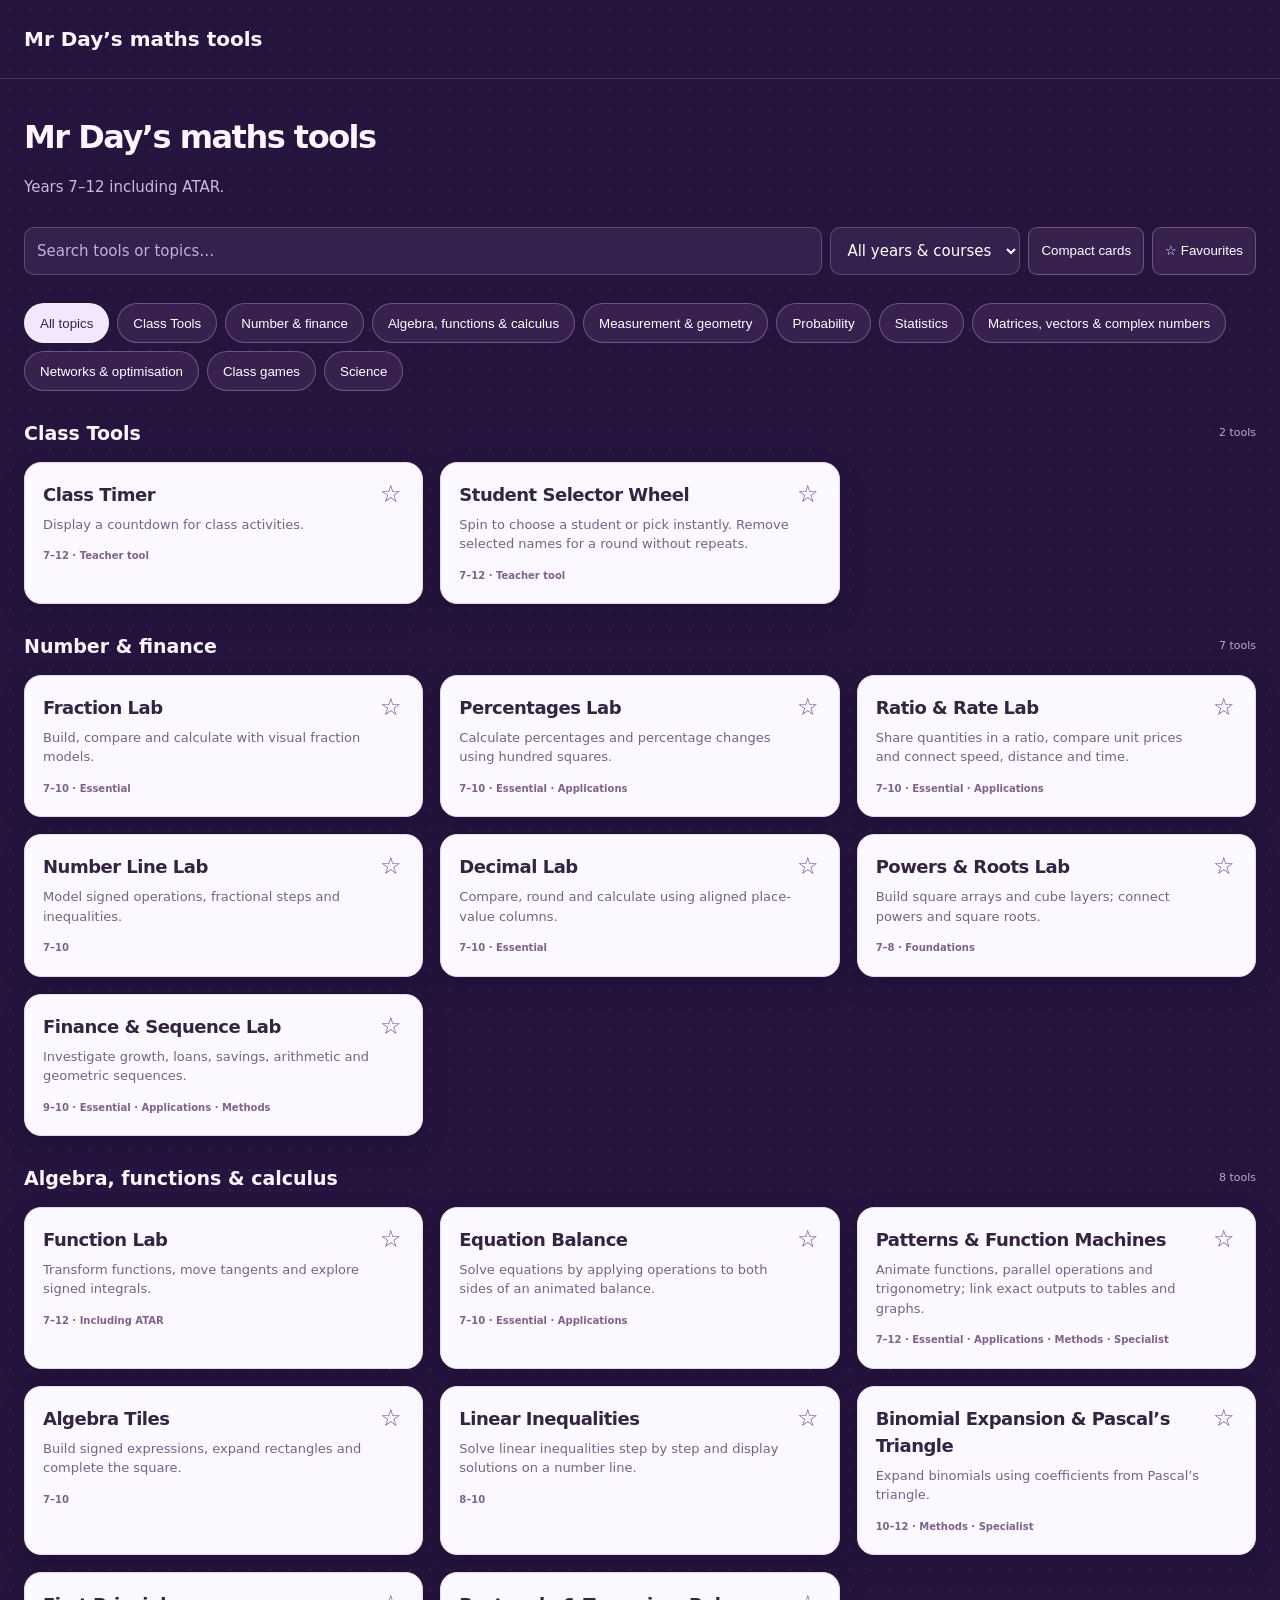
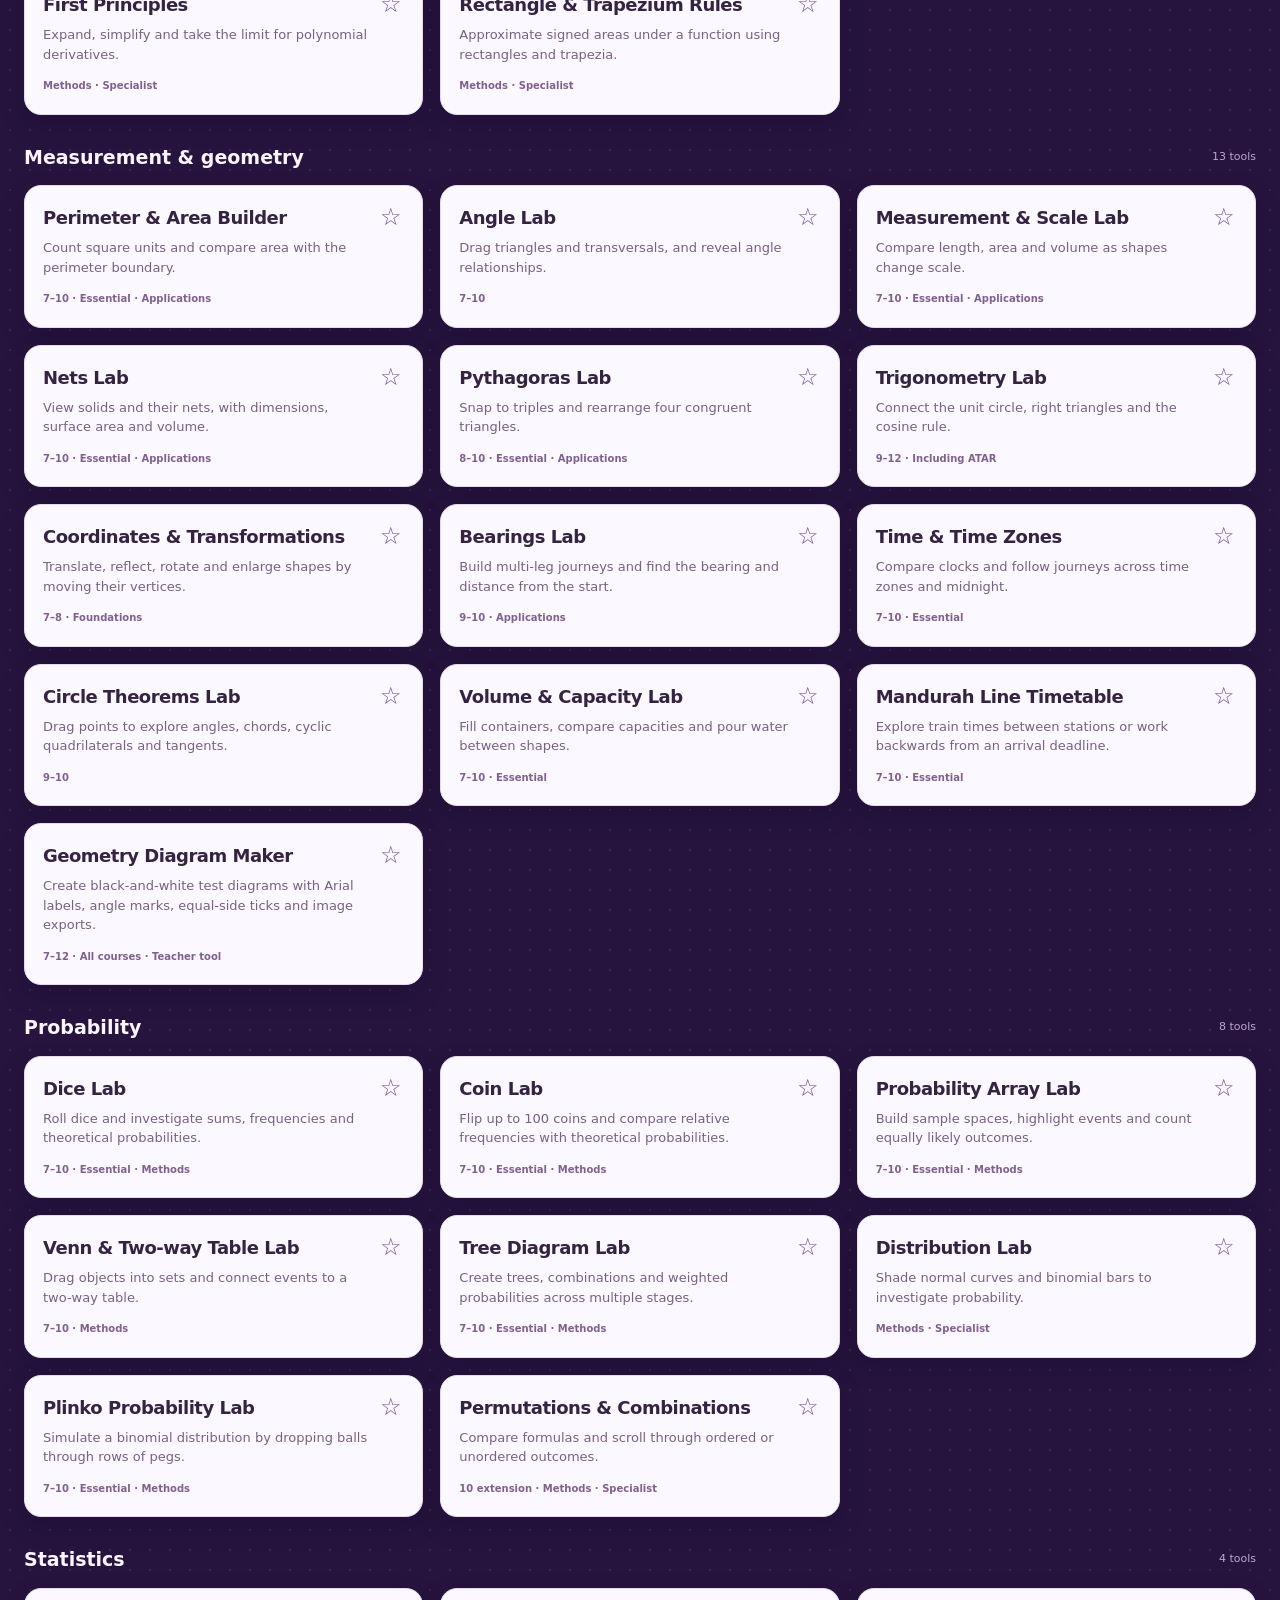
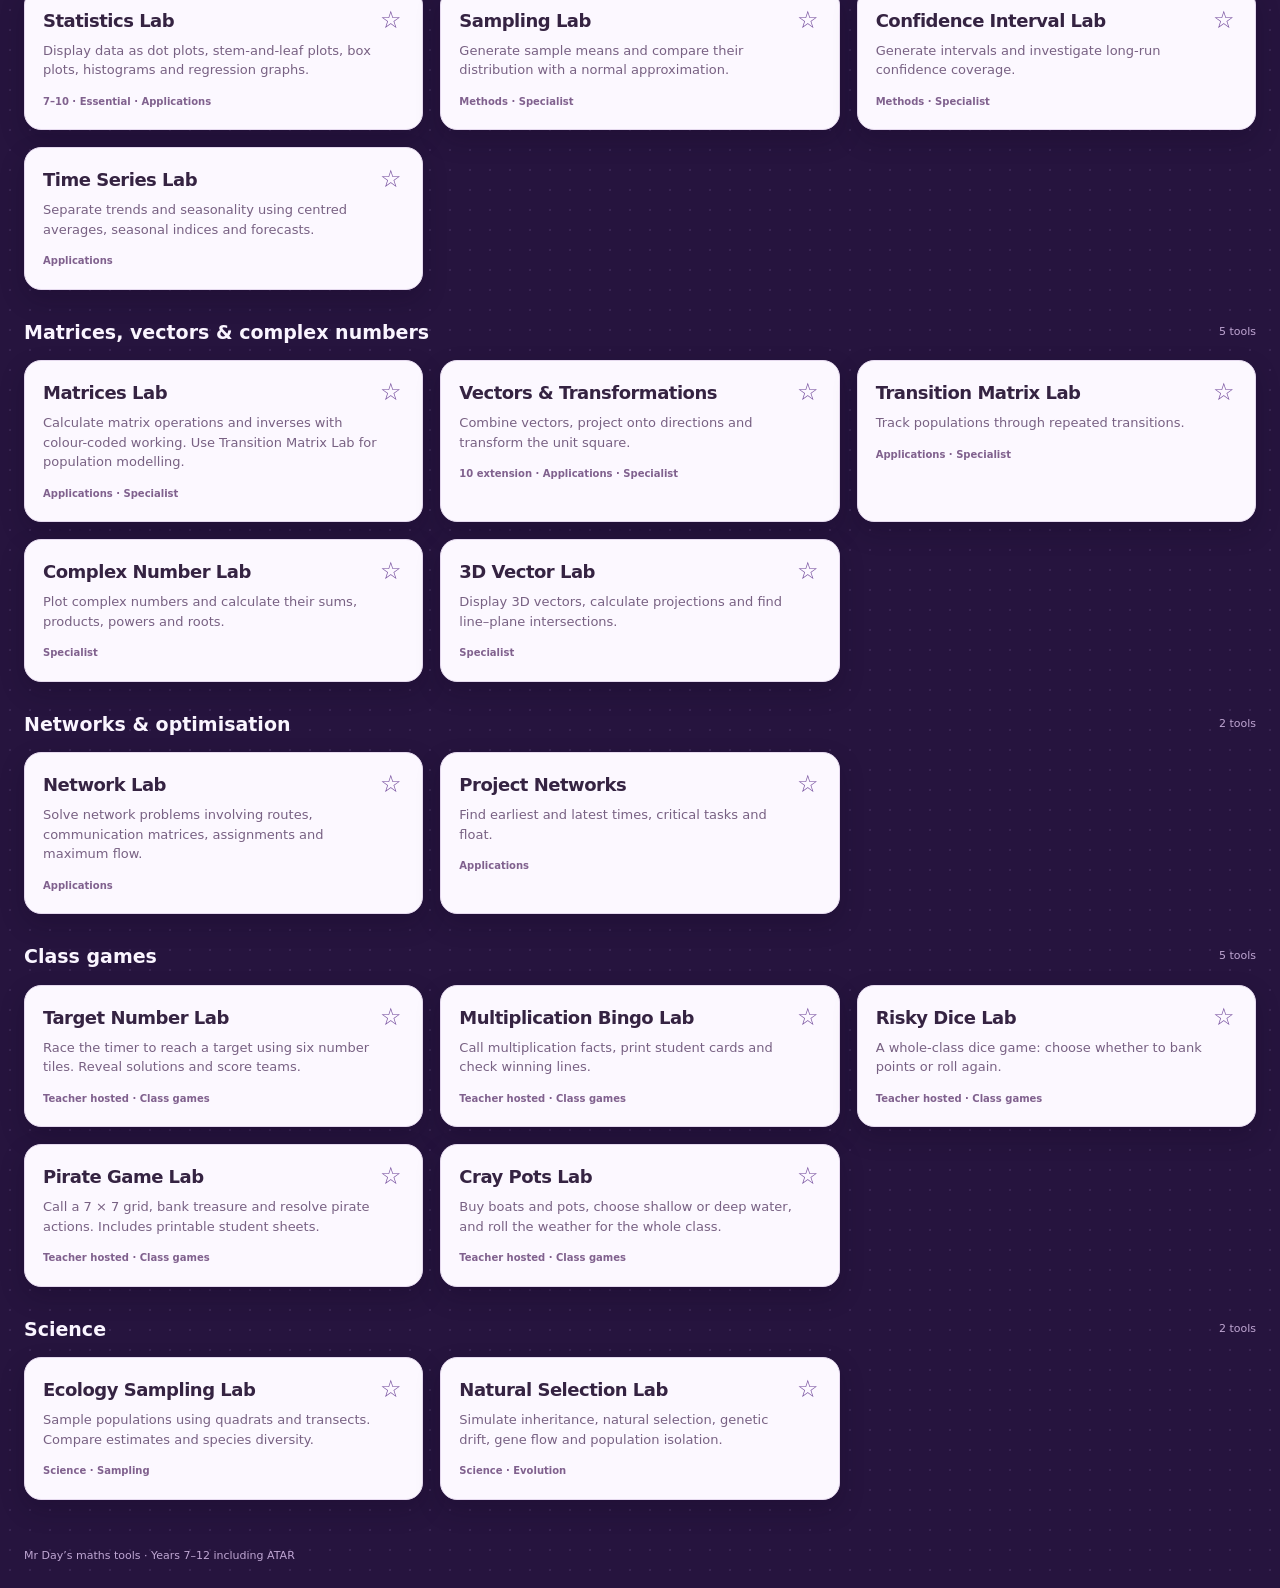
<file: docs/index.html>
<!doctype html><html lang="en"><head><meta charset="utf-8"><meta name="viewport" content="width=device-width,initial-scale=1"><meta name="description" content="Interactive mathematics tools for Years 7–12 including ATAR."><title>Mr Day’s maths tools</title><style>*{box-sizing:border-box}body{margin:0;background:#26143e radial-gradient(#b99bdf20 1px,transparent 1px);background-size:20px 20px;color:#faf5ff;font:15px/1.5 system-ui,sans-serif}header,main,footer{max-width:1280px;margin:auto;padding:24px}header{border-bottom:1px solid #ffffff20;font-size:20px;font-weight:750}h1{font-size:clamp(32px,4vw,48px);letter-spacing:-1.5px;margin:10px 0}p{color:#ceb8dc}.filters{display:flex;gap:12px;flex-wrap:wrap;margin:25px 0}input,select{font:inherit;border:1px solid #ffffff30;border-radius:10px;padding:12px;background:#36204e;color:#fff}input{flex:1;min-width:200px}input::placeholder{color:#c6aed9}.category{display:flex;justify-content:space-between;align-items:center;margin:28px 0 14px}h2{font-size:19px;margin:0}.category span{font-size:11px;color:#bea5d1}.cards{display:grid;grid-template-columns:repeat(3,1fr);gap:17px}.card{display:flex;flex-direction:column;text-decoration:none;color:#352342;background:#fcf8ff;border:1px solid #e5d9ee;border-radius:17px;padding:23px;box-shadow:0 10px 24px #10051f35;transition:transform .15s}.card:hover{transform:translateY(-3px)}.icon{font-size:38px;color:var(--accent);line-height:1.2}.card h3{font-size:21px;margin:15px 0 5px;letter-spacing:-.5px}.card p{color:#786183;font-size:13px;flex:1;margin:6px 0 14px}.meta{font-size:10px;font-weight:650;color:#80618e}.open{align-self:flex-start;background:#e7433d;color:white;padding:9px 13px;border-radius:8px;font-size:11px;font-weight:700;margin-top:16px}footer{font-size:11px;color:#bfa6d3}a:focus-visible,input:focus-visible,select:focus-visible{outline:3px solid #e5b95b;outline-offset:4px}[hidden]{display:none!important}#empty{padding:40px;color:#d7c1e6}@media(max-width:900px){.cards{grid-template-columns:repeat(2,1fr)}}@media(max-width:560px){.cards{grid-template-columns:1fr}header,main,footer{padding:18px}.filters select{width:100%}}@media(prefers-reduced-motion:reduce){.card{transition:none}}</style></head><body><header>Mr Day’s maths tools</header><main><h1>Mr Day’s maths tools</h1><p>Years 7–12 including ATAR.</p><div class="filters"><input id="search" aria-label="Search tools" placeholder="Search tools or topics…" type="search"><select id="course" aria-label="Filter by course"><option value="all">All year levels & courses</option value="junior">Years 7–10</option><option value="essential">Year 11–12 Essential (General)</option><option value="applications">Year 11–12 Applications (ATAR)</option><option value="methods">Year 11–12 Methods (ATAR)</option><option value="specialist">Year 11–12 Specialist (ATAR)</option></select></div><section id="class-tools"><div class="category"><h2>Class Tools</h2><span class="count">2 tools</span></div><div class="cards"><a class="card" href="class-timer/" data-course="junior essential applications methods specialist" style="--accent:#8050b4"><div class="icon" aria-hidden="true">◷</div><h3>Class Timer</h3><p>Display a countdown for class activities.</p><span class="meta">7–12 · Teacher tool</span><span class="open">Open tool ↗</span></a><a class="card" href="student-selector/" data-course="junior essential applications methods specialist" style="--accent:#bb66a3"><div class="icon" aria-hidden="true">🎡</div><h3>Student Selector Wheel</h3><p>Spin to choose a student or pick instantly. Remove selected names for a round without repeats.</p><span class="meta">7–12 · Teacher tool</span><span class="open">Open tool ↗</span></a></div></section>
<section><div class="category"><h2>Number &amp; finance</h2><span class="count">7 tools</span></div><div class="cards"><a class="card" href="fraction-lab/" data-course="junior essential" style="--accent:#168477"><div class="icon" aria-hidden="true">▥</div><h3>Fraction Lab</h3><p>Build, compare and calculate with visual fraction models.</p><span class="meta">7–10 · Essential</span><span class="open">Open tool ↗</span></a><a class="card" href="labs/#percentages" data-course="junior essential applications" style="--accent:#078477"><div class="icon" aria-hidden="true">%</div><h3>Percentages Lab</h3><p>Calculate percentages and percentage changes using hundred squares.</p><span class="meta">7–10 · Essential · Applications</span><span class="open">Open tool ↗</span></a><a class="card" href="labs/#ratios" data-course="junior essential applications" style="--accent:#8050b4"><div class="icon" aria-hidden="true">∶</div><h3>Ratio &amp; Rate Lab</h3><p>Share quantities in a ratio, compare unit prices and connect speed, distance and time.</p><span class="meta">7–10 · Essential · Applications</span><span class="open">Open tool ↗</span></a><a class="card" href="labs/#numberline" data-course="junior" style="--accent:#168477"><div class="icon" aria-hidden="true">↔</div><h3>Number Line Lab</h3><p>Model signed operations, fractional steps and inequalities.</p><span class="meta">7–10</span><span class="open">Open tool ↗</span></a><a class="card" href="labs/#decimals" data-course="junior essential" style="--accent:#078477"><div class="icon" aria-hidden="true">0.1</div><h3>Decimal Lab</h3><p>Compare, round and calculate using aligned place-value columns.</p><span class="meta">7–10 · Essential</span><span class="open">Open tool ↗</span></a><a class="card" href="labs/#powers" data-course="junior" style="--accent:#078477"><div class="icon" aria-hidden="true">n²</div><h3>Powers & Roots Lab</h3><p>Build square arrays and cube layers; connect powers and square roots.</p><span class="meta">7–8 · Foundations</span><span class="open">Open tool ↗</span></a><a class="card" href="labs/#finance" data-course="junior essential applications methods" style="--accent:#bd6d21"><div class="icon" aria-hidden="true">↗</div><h3>Finance &amp; Sequence Lab</h3><p>Investigate growth, loans, savings, arithmetic and geometric sequences.</p><span class="meta">9–10 · Essential · Applications · Methods</span><span class="open">Open tool ↗</span></a></div></section>
<section><div class="category"><h2>Algebra, functions &amp; calculus</h2><span class="count">8 tools</span></div><div class="cards"><a class="card" href="labs/#functions" data-course="junior essential applications methods specialist" style="--accent:#168477"><div class="icon" aria-hidden="true">ƒ</div><h3>Function Lab</h3><p>Transform functions, move tangents and explore signed integrals.</p><span class="meta">7–12 · Including ATAR</span><span class="open">Open tool ↗</span></a><a class="card" href="equation-balance/" data-course="junior essential applications" style="--accent:#8050b4"><div class="icon" aria-hidden="true">⚖</div><h3>Equation Balance</h3><p>Solve equations by applying operations to both sides of an animated balance.</p><span class="meta">7–10 · Essential · Applications</span><span class="open">Open tool ↗</span></a><a class="card" href="labs/#patterns" data-course="junior essential applications methods specialist" style="--accent:#078477"><div class="icon" aria-hidden="true">→</div><h3>Patterns & Function Machines</h3><p>Animate functions, parallel operations and trigonometry; link exact outputs to tables and graphs.</p><span class="meta">7–12 · Essential · Applications · Methods · Specialist</span><span class="open">Open tool ↗</span></a><a class="card" href="labs/#tiles" data-course="junior" style="--accent:#168477"><div class="icon" aria-hidden="true">x²</div><h3>Algebra Tiles</h3><p>Build signed expressions, expand rectangles and complete the square.</p><span class="meta">7–10</span><span class="open">Open tool ↗</span></a><a class="card" href="labs/#inequalities" data-course="junior" style="--accent:#168477"><div class="icon" aria-hidden="true">≤</div><h3>Linear Inequalities</h3><p>Solve linear inequalities step by step and display solutions on a number line.</p><span class="meta">8–10</span><span class="open">Open tool ↗</span></a><a class="card" href="labs/#binomial" data-course="junior methods specialist" style="--accent:#168477"><div class="icon" aria-hidden="true">(a+b)ⁿ</div><h3>Binomial Expansion &amp; Pascal’s Triangle</h3><p>Expand binomials using coefficients from Pascal’s triangle.</p><span class="meta">10–12 · Methods · Specialist</span><span class="open">Open tool ↗</span></a><a class="card" href="labs/#calculus" data-course="methods specialist" style="--accent:#168477"><div class="icon" aria-hidden="true">∫</div><h3>First Principles</h3><p>Expand, simplify and take the limit for polynomial derivatives.</p><span class="meta">Methods · Specialist</span><span class="open">Open tool ↗</span></a><a class="card" href="labs/#integration" data-course="methods specialist" style="--accent:#168477"><div class="icon" aria-hidden="true">∫</div><h3>Rectangle &amp; Trapezium Rules</h3><p>Approximate signed areas under a function using rectangles and trapezia.</p><span class="meta">Methods · Specialist</span><span class="open">Open tool ↗</span></a></div></section>
<section><div class="category"><h2>Measurement &amp; geometry</h2><span class="count">9 tools</span></div><div class="cards"><a class="card" href="labs/#area" data-course="junior essential applications" style="--accent:#078477"><div class="icon" aria-hidden="true">▦</div><h3>Perimeter & Area Builder</h3><p>Count square units and compare area with the perimeter boundary.</p><span class="meta">7–10 · Essential · Applications</span><span class="open">Open tool ↗</span></a><a class="card" href="labs/#angles" data-course="junior" style="--accent:#168477"><div class="icon" aria-hidden="true">∠</div><h3>Angle Lab</h3><p>Drag triangles and transversals, and reveal angle relationships.</p><span class="meta">7–10</span><span class="open">Open tool ↗</span></a><a class="card" href="labs/#measurement" data-course="junior essential applications" style="--accent:#8050b4"><div class="icon" aria-hidden="true">◇</div><h3>Measurement &amp; Scale Lab</h3><p>Compare length, area and volume as shapes change scale.</p><span class="meta">7–10 · Essential · Applications</span><span class="open">Open tool ↗</span></a><a class="card" href="labs/#nets" data-course="junior essential applications" style="--accent:#168477"><div class="icon" aria-hidden="true">⬡</div><h3>Nets Lab</h3><p>View solids and their nets, with dimensions, surface area and volume.</p><span class="meta">7–10 · Essential · Applications</span><span class="open">Open tool ↗</span></a><a class="card" href="labs/#pythagoras" data-course="junior essential applications" style="--accent:#168477"><div class="icon" aria-hidden="true">√</div><h3>Pythagoras Lab</h3><p>Snap to triples and rearrange four congruent triangles.</p><span class="meta">8–10 · Essential · Applications</span><span class="open">Open tool ↗</span></a><a class="card" href="labs/#trigonometry" data-course="junior essential applications methods specialist" style="--accent:#168477"><div class="icon" aria-hidden="true">△</div><h3>Trigonometry Lab</h3><p>Connect the unit circle, right triangles and the cosine rule.</p><span class="meta">9–12 · Including ATAR</span><span class="open">Open tool ↗</span></a><a class="card" href="labs/#transformations" data-course="junior" style="--accent:#078477"><div class="icon" aria-hidden="true">↗</div><h3>Coordinates & Transformations</h3><p>Translate, reflect, rotate and enlarge shapes by moving their vertices.</p><span class="meta">7–8 · Foundations</span><span class="open">Open tool ↗</span></a><a class="card" href="labs/#bearings" data-course="junior applications" style="--accent:#287caf"><div class="icon" aria-hidden="true">↗</div><h3>Bearings Lab</h3><p>Build multi-leg journeys and find the bearing and distance from the start.</p><span class="meta">9–10 · Applications</span><span class="open">Open tool ↗</span></a><a class="card" href="labs/#timezones" data-course="junior essential" style="--accent:#078477"><div class="icon" aria-hidden="true">◷</div><h3>Time & Time Zones</h3><p>Compare clocks and follow journeys across time zones and midnight.</p><span class="meta">7–10 · Essential</span><span class="open">Open tool ↗</span></a><a class="card" href="labs/#circles" data-course="junior" style="--accent:#078477"><div class="icon" aria-hidden="true">◉</div><h3>Circle Theorems Lab</h3><p>Drag points to explore angles, chords, cyclic quadrilaterals and tangents.</p><span class="meta">9–10</span><span class="open">Open tool ↗</span></a><a class="card" href="labs/#capacity" data-course="junior essential" style="--accent:#078477"><div class="icon" aria-hidden="true">◉</div><h3>Volume &amp; Capacity Lab</h3><p>Fill containers, compare capacities and pour water between shapes.</p><span class="meta">7–10 · Essential</span><span class="open">Open tool ↗</span></a><a class="card" href="labs/#journeys" data-course="junior essential" style="--accent:#078477"><div class="icon" aria-hidden="true">◉</div><h3>Mandurah Line Timetable</h3><p>Explore train times between stations or work backwards from an arrival deadline.</p><span class="meta">7–10 · Essential</span><span class="open">Open tool ↗</span></a><a class="card" href="geometry-maker/" data-course="junior essential applications methods specialist" style="--accent:#333"><div class="icon" aria-hidden="true">△</div><h3>Geometry Diagram Maker</h3><p>Create black-and-white test diagrams with Arial labels, angle marks, equal-side ticks and image exports.</p><span class="meta">7–12 · All courses · Teacher tool</span><span class="open">Open tool ↗</span></a></div></section>
<section><div class="category"><h2>Probability</h2><span class="count">8 tools</span></div><div class="cards"><a class="card" href="dice-lab/" data-course="junior essential methods" style="--accent:#bd6d21"><div class="icon" aria-hidden="true">⚄</div><h3>Dice Lab</h3><p>Roll dice and investigate sums, frequencies and theoretical probabilities.</p><span class="meta">7–10 · Essential · Methods</span><span class="open">Open tool ↗</span></a><a class="card" href="coin-lab/" data-course="junior essential methods" style="--accent:#8050b4"><div class="icon" aria-hidden="true">◉</div><h3>Coin Lab</h3><p>Flip up to 100 coins and compare relative frequencies with theoretical probabilities.</p><span class="meta">7–10 · Essential · Methods</span><span class="open">Open tool ↗</span></a><a class="card" href="labs/#arrays" data-course="junior essential methods" style="--accent:#8050b4"><div class="icon" aria-hidden="true">▦</div><h3>Probability Array Lab</h3><p>Build sample spaces, highlight events and count equally likely outcomes.</p><span class="meta">7–10 · Essential · Methods</span><span class="open">Open tool ↗</span></a><a class="card" href="labs/#venn" data-course="junior methods" style="--accent:#168477"><div class="icon" aria-hidden="true">∪</div><h3>Venn &amp; Two-way Table Lab</h3><p>Drag objects into sets and connect events to a two-way table.</p><span class="meta">7–10 · Methods</span><span class="open">Open tool ↗</span></a><a class="card" href="tree-lab/" data-course="junior essential methods" style="--accent:#168477"><div class="icon" aria-hidden="true">⑂</div><h3>Tree Diagram Lab</h3><p>Create trees, combinations and weighted probabilities across multiple stages.</p><span class="meta">7–10 · Essential · Methods</span><span class="open">Open tool ↗</span></a><a class="card" href="labs/#distributions" data-course="methods specialist" style="--accent:#bd6d21"><div class="icon" aria-hidden="true">∩</div><h3>Distribution Lab</h3><p>Shade normal curves and binomial bars to investigate probability.</p><span class="meta">Methods · Specialist</span><span class="open">Open tool ↗</span></a><a class="card" href="plinko-lab/" data-course="junior essential methods" style="--accent:#bd8a2e"><div class="icon" aria-hidden="true">⠿</div><h3>Plinko Probability Lab</h3><p>Simulate a binomial distribution by dropping balls through rows of pegs.</p><span class="meta">7–10 · Essential · Methods</span><span class="open">Open tool ↗</span></a><a class="card" href="labs/#counting" data-course="junior methods specialist" style="--accent:#168477"><div class="icon" aria-hidden="true">n!</div><h3>Permutations &amp; Combinations</h3><p>Compare formulas and scroll through ordered or unordered outcomes.</p><span class="meta">10 extension · Methods · Specialist</span><span class="open">Open tool ↗</span></a></div></section>
<section><div class="category"><h2>Statistics</h2><span class="count">3 tools</span></div><div class="cards"><a class="card" href="labs/#statistics" data-course="junior essential applications" style="--accent:#8050b4"><div class="icon" aria-hidden="true">▥</div><h3>Statistics Lab</h3><p>Display data as dot plots, stem-and-leaf plots, box plots, histograms and regression graphs.</p><span class="meta">7–10 · Essential · Applications</span><span class="open">Open tool ↗</span></a><a class="card" href="labs/#sampling" data-course="methods specialist" style="--accent:#168477"><div class="icon" aria-hidden="true">∿</div><h3>Sampling Lab</h3><p>Generate sample means and compare their distribution with a normal approximation.</p><span class="meta">Methods · Specialist</span><span class="open">Open tool ↗</span></a><a class="card" href="labs/#inference" data-course="methods specialist" style="--accent:#168477"><div class="icon" aria-hidden="true">↔</div><h3>Confidence Interval Lab</h3><p>Generate intervals and investigate long-run confidence coverage.</p><span class="meta">Methods · Specialist</span><span class="open">Open tool ↗</span></a><a class="card" href="labs/#timeseries" data-course="applications" style="--accent:#078477"><div class="icon" aria-hidden="true">◉</div><h3>Time Series Lab</h3><p>Separate trends and seasonality using centred averages, seasonal indices and forecasts.</p><span class="meta">Applications</span><span class="open">Open tool ↗</span></a></div></section>
<section><div class="category"><h2>Matrices, vectors &amp; complex numbers</h2><span class="count">5 tools</span></div><div class="cards"><a class="card" href="matrices-lab/" data-course="applications specialist" style="--accent:#8050b4"><div class="icon" aria-hidden="true">▦</div><h3>Matrices Lab</h3><p>Calculate matrix operations and inverses with colour-coded working. Use Transition Matrix Lab for population modelling.</p><span class="meta">Applications · Specialist</span><span class="open">Open tool ↗</span></a><a class="card" href="labs/#vectors" data-course="junior applications specialist" style="--accent:#8050b4"><div class="icon" aria-hidden="true">↗</div><h3>Vectors &amp; Transformations</h3><p>Combine vectors, project onto directions and transform the unit square.</p><span class="meta">10 extension · Applications · Specialist</span><span class="open">Open tool ↗</span></a><a class="card" href="labs/#transitions" data-course="applications specialist" style="--accent:#168477"><div class="icon" aria-hidden="true">▦</div><h3>Transition Matrix Lab</h3><p>Track populations through repeated transitions.</p><span class="meta">Applications · Specialist</span><span class="open">Open tool ↗</span></a><a class="card" href="labs/#complex" data-course="specialist" style="--accent:#168477"><div class="icon" aria-hidden="true">ℂ</div><h3>Complex Number Lab</h3><p>Plot complex numbers and calculate their sums, products, powers and roots.</p><span class="meta">Specialist</span><span class="open">Open tool ↗</span></a><a class="card" href="labs/#vectors3" data-course="specialist" style="--accent:#168477"><div class="icon" aria-hidden="true">↗</div><h3>3D Vector Lab</h3><p>Display 3D vectors, calculate projections and find line–plane intersections.</p><span class="meta">Specialist</span><span class="open">Open tool ↗</span></a></div></section>
<section><div class="category"><h2>Networks &amp; optimisation</h2><span class="count">2 tools</span></div><div class="cards"><a class="card" href="labs/#networks" data-course="applications" style="--accent:#8050b4"><div class="icon" aria-hidden="true">⌘</div><h3>Network Lab</h3><p>Solve network problems involving routes, communication matrices, assignments and maximum flow.</p><span class="meta">Applications</span><span class="open">Open tool ↗</span></a><a class="card" href="labs/#projects" data-course="applications" style="--accent:#168477"><div class="icon" aria-hidden="true">⌘</div><h3>Project Networks</h3><p>Find earliest and latest times, critical tasks and float.</p><span class="meta">Applications</span><span class="open">Open tool ↗</span></a></div></section>
<section><div class="category"><h2>Class games</h2><span class="count">5 tools</span></div><div class="cards"><a class="card" href="class-games/#target" data-course="junior games" style="--accent:#98651b"><div class="icon" aria-hidden="true">🎯</div><h3>Target Number Lab</h3><p>Race the timer to reach a target using six number tiles. Reveal solutions and score teams.</p><span class="meta">Teacher hosted · Class games</span><span class="open">Open tool ↗</span></a><a class="card" href="class-games/#bingo" data-course="junior games" style="--accent:#98651b"><div class="icon" aria-hidden="true">▦</div><h3>Multiplication Bingo Lab</h3><p>Call multiplication facts, print student cards and check winning lines.</p><span class="meta">Teacher hosted · Class games</span><span class="open">Open tool ↗</span></a><a class="card" href="class-games/#risk" data-course="junior games" style="--accent:#98651b"><div class="icon" aria-hidden="true">🎲</div><h3>Risky Dice Lab</h3><p>A whole-class dice game: choose whether to bank points or roll again.</p><span class="meta">Teacher hosted · Class games</span><span class="open">Open tool ↗</span></a><a class="card" href="class-games/#pirate" data-course="junior games" style="--accent:#98651b"><div class="icon" aria-hidden="true">🏴‍☠️</div><h3>Pirate Game Lab</h3><p>Call a 7 × 7 grid, bank treasure and resolve pirate actions. Includes printable student sheets.</p><span class="meta">Teacher hosted · Class games</span><span class="open">Open tool ↗</span></a><a class="card" href="class-games/#cray" data-course="junior games" style="--accent:#98651b"><div class="icon" aria-hidden="true">🦞</div><h3>Cray Pots Lab</h3><p>Buy boats and pots, choose shallow or deep water, and roll the weather for the whole class.</p><span class="meta">Teacher hosted · Class games</span><span class="open">Open tool ↗</span></a></div></section>
<section><div class="category"><h2>Science</h2><span class="count">2 tools</span></div><div class="cards"><a class="card" href="ecology-lab/" data-course="junior science" style="--accent:#228467"><div class="icon" aria-hidden="true">✳</div><h3>Ecology Sampling Lab</h3><p>Sample populations using quadrats and transects. Compare estimates and species diversity.</p><span class="meta">Science · Sampling</span><span class="open">Open tool ↗</span></a><a class="card" href="natural-selection-lab/" data-course="junior science" style="--accent:#7651b1"><div class="icon" aria-hidden="true">🧬</div><h3>Natural Selection Lab</h3><p>Simulate inheritance, natural selection, genetic drift, gene flow and population isolation.</p><span class="meta">Science · Evolution</span><span class="open">Open tool ↗</span></a></div></section><div id="empty" hidden>No matching tools. Try another topic or course.</div></main><footer>Mr Day’s maths tools · Years 7–12 including ATAR</footer><script>function filter(){const q=document.getElementById('search').value.toLowerCase().trim(),c=document.getElementById('course').value;let count=0;document.querySelectorAll('.card').forEach(a=>{a.hidden=!(a.textContent.toLowerCase().includes(q)&&(c==='all'||a.dataset.course.split(' ').includes(c)));if(!a.hidden)count++});document.querySelectorAll('section').forEach(s=>{const n=[...s.querySelectorAll('.card')].filter(a=>!a.hidden).length;s.hidden=!n;s.querySelector('.count').textContent=n+' '+(n===1?'tool':'tools')});document.getElementById('empty').hidden=count>0}document.getElementById('search').oninput=filter;document.getElementById('course').onchange=filter;filter();</script><script src="classroom.js?v=20261104-refresh"></script><script src="classroom-extras.js?v=20261104"></script><script src="maths-notation.js?v=20261104"></script></body></html>
</file>
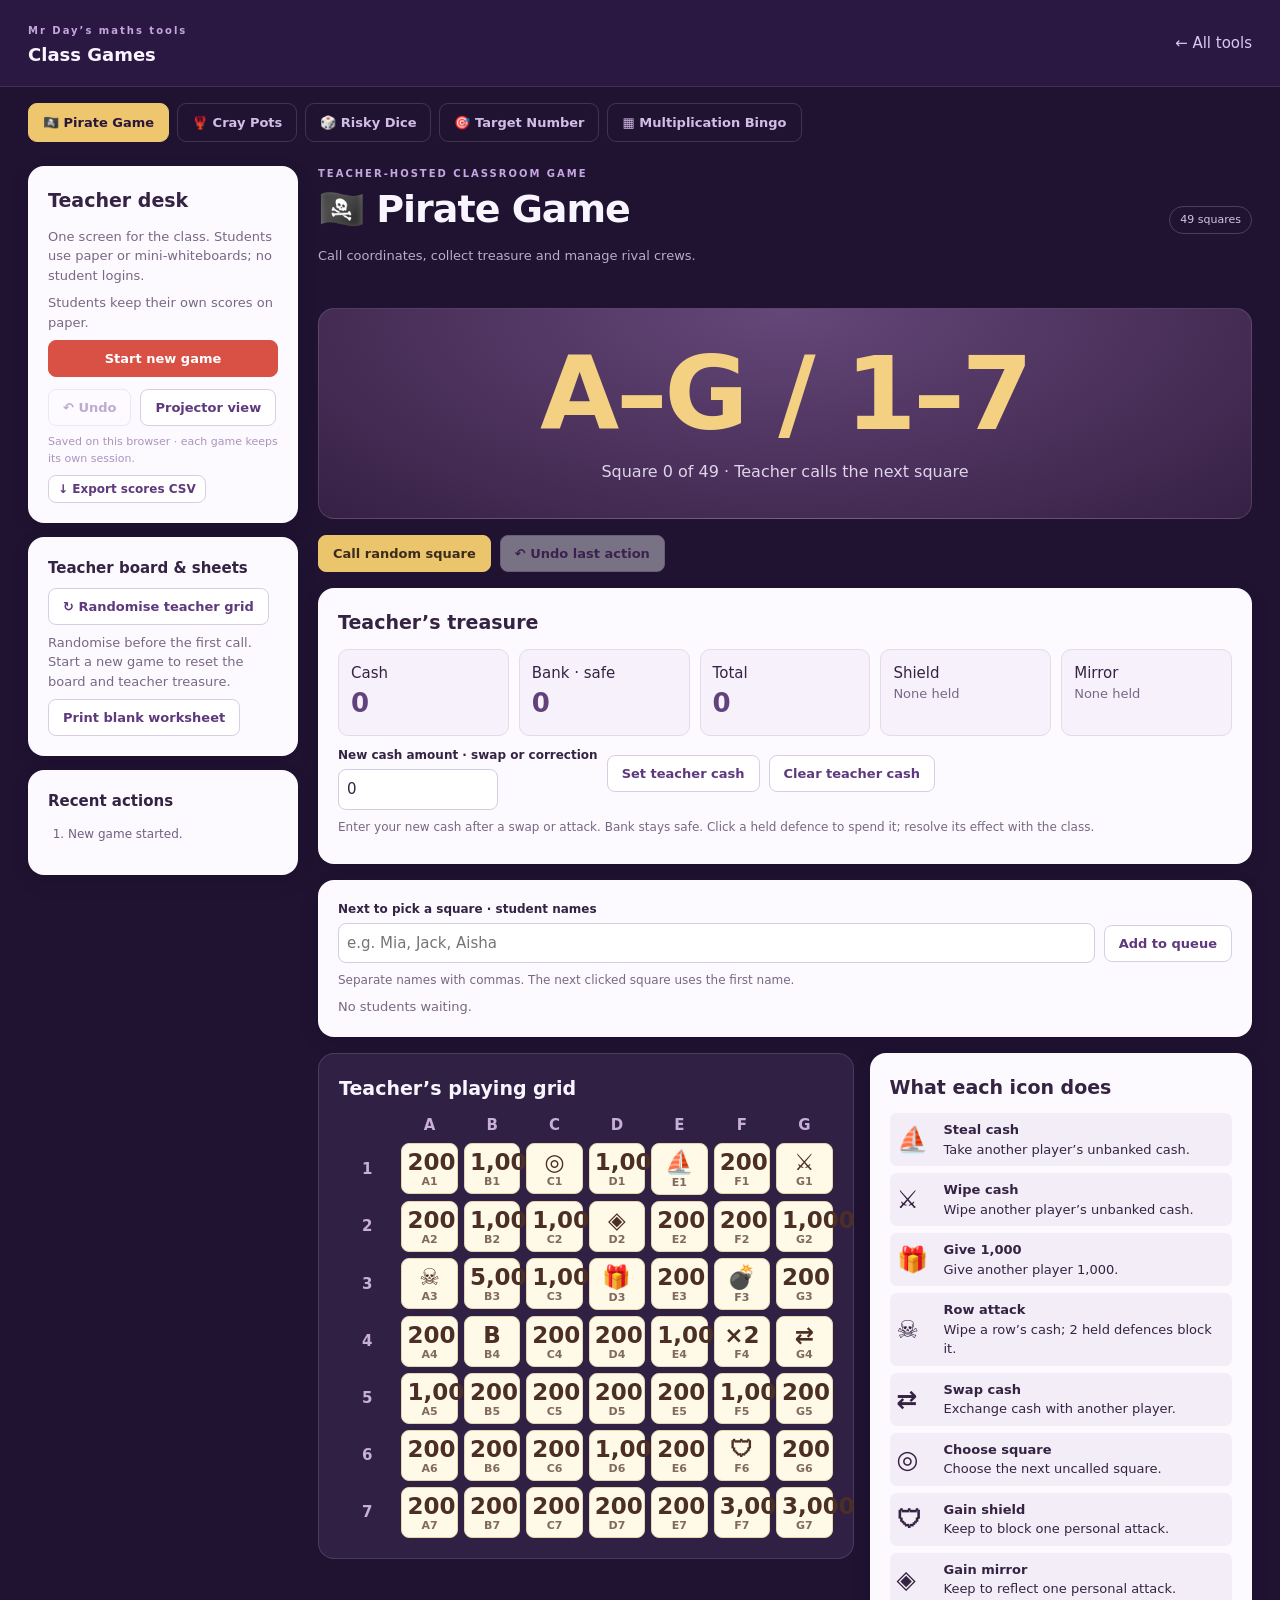
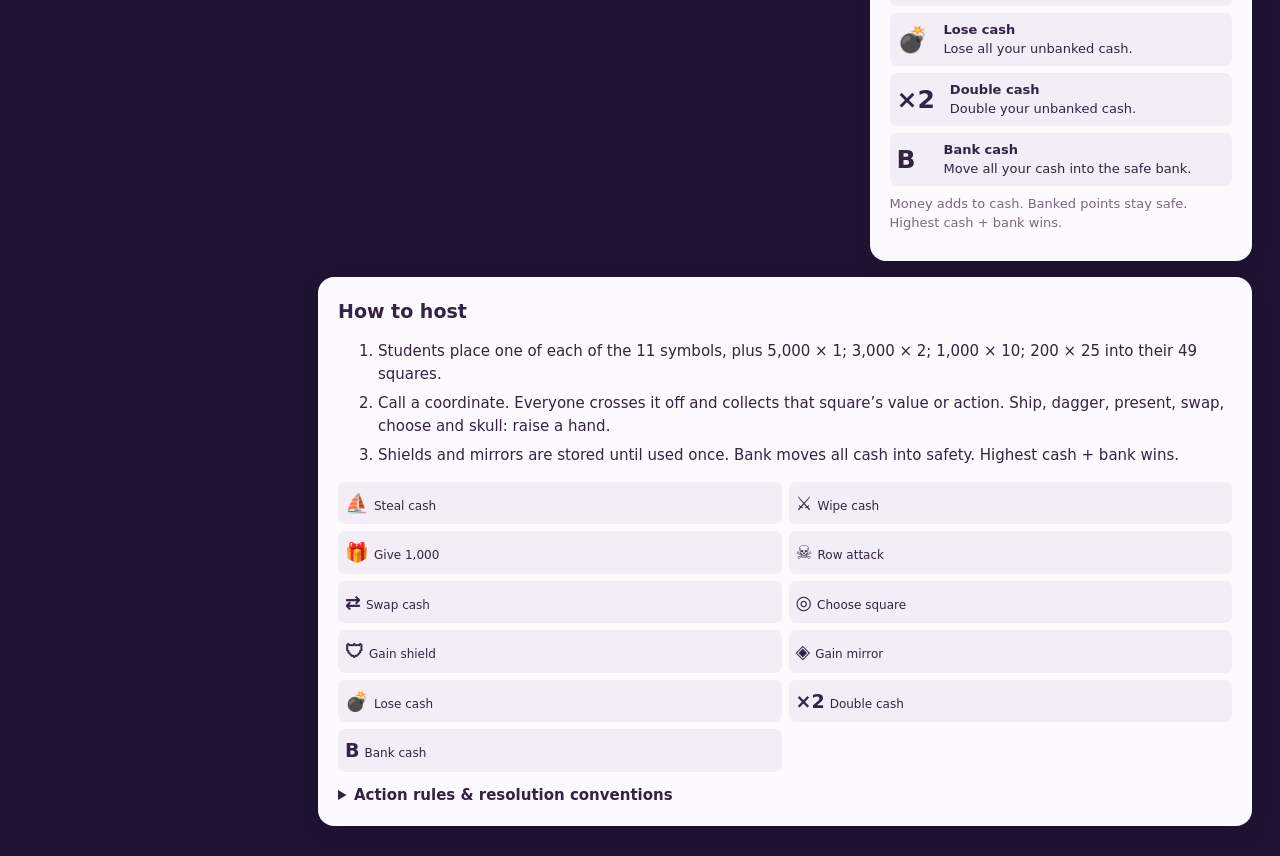
<file: docs/class-games/index.html>
<!doctype html><html lang="en"><head><meta charset="utf-8"><meta name="viewport" content="width=device-width,initial-scale=1"><title>Class Games · Mr Day’s maths tools</title><meta name="description" content="Teacher-hosted Pirate Game, Cray Pots, Risky Dice, Target Number and Multiplication Bingo."><style>
*{box-sizing:border-box}body{margin:0;color:#f8f5ff;background:#201332;font:15px/1.5 system-ui,sans-serif}header{padding:18px 28px;background:#2b1842;border-bottom:1px solid #ffffff1b;display:flex;justify-content:space-between;align-items:center;gap:12px}header a{color:#dac8ec;text-decoration:none}header b{display:block;font-size:18px}.eyebrow{font-size:10px;letter-spacing:2px;font-weight:800;color:#c6a5e0}nav{display:flex;gap:8px;padding:16px 28px;flex-wrap:wrap}nav a{color:#d3bce6;border:1px solid #ffffff24;border-radius:9px;text-decoration:none;padding:9px 14px;font-size:13px;font-weight:650}nav a.active{color:#2a153d;background:#edc66d;border-color:#edc66d}main{max-width:1500px;margin:auto;padding:8px 28px 30px;display:grid;grid-template-columns:270px minmax(0,1fr);gap:20px}aside{display:flex;flex-direction:column;gap:14px}.panel{background:#fcf9ff;color:#342342;border-radius:16px;padding:20px;box-shadow:0 7px 18px #11091e25}.darkpanel{background:#302044;border:1px solid #ffffff20;border-radius:16px;padding:20px}h1{font-size:38px;letter-spacing:-1px;margin:0}h2{font-size:19px;margin:0 0 12px}h3{font-size:15px;margin:0 0 8px}p{margin:8px 0}.muted{color:#bda9cc;font-size:13px}.panel .muted{color:#796883}.tiny{font-size:12px}label{display:block;font-size:12px;font-weight:700;margin:10px 0 5px}input,select,textarea{font:inherit;border-radius:8px;border:1px solid #d6ccdf;padding:8px;background:#fff;color:#362443;max-width:100%}input[type=number]{width:100px}textarea{width:100%;resize:vertical;min-height:100px}select{max-width:100%}button{font:700 13px system-ui;padding:10px 14px;border:1px solid #d9cde3;border-radius:8px;cursor:pointer;color:#5f397d;background:#fff}button:hover{background:#f2eaf8}button.primary{background:#d95045;border-color:#d95045;color:#fff}button.gold{background:#ebc56c;border-color:#ebc56c;color:#3c2b1b}button:disabled{opacity:.4;cursor:default}button.small{padding:6px 9px;font-size:12px}button:focus-visible,input:focus-visible,select:focus-visible,a:focus-visible,summary:focus-visible{outline:3px solid #35b8cd;outline-offset:3px}.row{display:flex;gap:9px;align-items:center;flex-wrap:wrap}.stack{display:flex;flex-direction:column;gap:16px}.heading{display:flex;align-items:center;justify-content:space-between;gap:14px;margin-bottom:18px}.chip{font-size:11px;border:1px solid #ffffff30;border-radius:20px;padding:5px 10px;color:#d6c4e5}.hero{border-radius:16px;padding:26px;min-height:185px;text-align:center;background:radial-gradient(ellipse at top,#654779,#362044);border:1px solid #ffffff20;position:relative;overflow:hidden}.hero.ocean{background:linear-gradient(160deg,#2f8f9f,#17385e)}.hero .big{font-size:clamp(62px,8vw,110px);font-weight:850;line-height:1.15;letter-spacing:-3px;color:#f4d082}.hero .subtitle{color:#e0d4eb;font-size:16px}.hero .dice{font-size:100px}.grid{display:grid;grid-template-columns:repeat(8,1fr);gap:6px}.grid button{min-width:0;aspect-ratio:1.2;font-size:clamp(15px,2vw,23px);padding:5px;background:#fff9e8;color:#4b2e26;border-color:#e7d6ad}.grid button.called{background:#6e597b;color:#d8c9e2;border-color:#8e78a0}.grid button.last{background:#edbe5d;color:#33203c;opacity:1;outline:3px solid #fff}.axis{text-align:center;font-weight:800;align-self:center;color:#c8afd9}.split{display:grid;grid-template-columns:1fr 1fr;gap:16px}.scroll{overflow:auto}table{border-collapse:collapse;width:100%;font-size:13px}th{text-align:left;color:#786684;font-size:11px;text-transform:uppercase;letter-spacing:.5px}td,th{padding:10px 8px;border-bottom:1px solid #e7deed}td input{width:68px!important;padding:6px}td select{padding:6px}.leader{display:grid;grid-template-columns:repeat(auto-fit,minmax(150px,1fr));gap:10px}.team{border:1px solid #e4d9ed;border-radius:10px;padding:12px;background:#f7f1fc}.team b{display:block;font-size:26px;color:#61427c}.team.bank{background:#e5f4e9}.team.out{opacity:.6}.rules li{margin:7px 0}.rules table{font-size:12px}.rules summary{cursor:pointer;font-weight:700}.rules details{margin-top:12px}.notice{padding:12px;background:#fff0c9;border-radius:9px;color:#6f4d17;font-size:13px}.log{max-height:170px;overflow:auto;font-size:12px;color:#745f81;padding-left:20px}.pool{display:flex;flex-wrap:wrap;gap:7px}.ball{padding:6px 10px;border-radius:7px;background:#eee5f7;color:#6b458a;font-weight:700}.ball.used{background:#5f397d;color:white}.numbers{display:flex;justify-content:center;gap:12px;flex-wrap:wrap;margin:16px 0}.tile{font-size:32px;background:#fff6df;color:#4a3156;border-radius:10px;padding:12px;min-width:65px;font-weight:800}.solution{background:#e8e0f0;color:#47245f;padding:16px;border-radius:10px;font-size:23px}.weather{font-size:54px}.fullwidth{width:100%}.setupgrid{display:grid;grid-template-columns:1fr 1fr;gap:5px}.setupgrid input{width:100%}.danger{color:#af3e38}#message{position:fixed;bottom:20px;left:50%;transform:translateX(-50%);z-index:20;max-width:90vw;background:#fff0cc;color:#4e3426;padding:14px 22px;border:1px solid #dfb865;border-radius:12px;box-shadow:0 8px 30px #0005}#message:empty{display:none}.project aside,.project header,.project nav,.project .teacherOnly{display:none}.project main{grid-template-columns:1fr;max-width:1400px}.project h1{font-size:44px}#printArea{display:none}.saved{font-size:11px;color:#ac94bc}.rulekey{display:grid;grid-template-columns:1fr 1fr;gap:7px;font-size:12px}.rulekey div{background:#f3edf7;border-radius:7px;padding:7px}.rulekey b{font-size:19px;margin-right:5px}#exitProject{display:none}.project #exitProject{display:block;position:fixed;right:15px;top:12px;z-index:12}button.flash{animation:flash .3s ease}@keyframes flash{50%{transform:scale(1.08)}}@media(max-width:1000px){main{grid-template-columns:230px 1fr}.split{grid-template-columns:1fr}h1{font-size:30px}}@media(max-width:720px){main{grid-template-columns:1fr;padding:12px}header,nav{padding:14px}aside{order:2}.heading{align-items:flex-start}h1{font-size:28px}.grid{gap:3px}.grid button{aspect-ratio:1}.hero{padding:18px}}@media(prefers-reduced-motion:reduce){button.flash{animation:none}}@media print{@page{size:A4;margin:12mm}body{background:white;color:#222}body>*{display:none!important}#printArea{display:block!important;font:12px system-ui;color:#222}#printArea table{table-layout:fixed}#printArea td,#printArea th{border:1px solid #777;height:30px;text-align:center;color:#222}#printArea .sheet{break-after:page}#printArea .sheet:last-child{break-after:auto}#printArea h1{font-size:23px}#printArea h2{font-size:18px}#printArea .cardsprint{display:grid;grid-template-columns:1fr 1fr;gap:18px}#printArea .bcard{break-inside:avoid}#printArea .bcard td{height:45px;font-size:18px}}
.pirate-board-layout{display:grid;grid-template-columns:minmax(0,1.4fr) minmax(280px,1fr);gap:16px;align-items:start}.pirate-key .rulekey{grid-template-columns:1fr}.pirate-key .rulekey div{display:flex;gap:10px;align-items:center;font-size:13px}.pirate-key .rulekey b{min-width:32px;font-size:25px}.grid button small{display:block;font-size:11px;opacity:.7}.grid button.called{opacity:.65;text-decoration:line-through}.grid button.last{opacity:1}.teacher-score .leader{grid-template-columns:repeat(5,1fr)}.project .hero{min-height:0;padding:12px}.project .hero .big{font-size:54px}.project .pirate-ledger{display:block}.project .pirate-key .rulekey div{font-size:14px}.project .heading{margin-top:35px}@media(max-width:900px){.pirate-board-layout{grid-template-columns:1fr}.teacher-score .leader{grid-template-columns:repeat(3,1fr)}}
.paper-play .student-scores{display:none}.weather-scene{height:230px;position:relative;overflow:hidden;border-radius:16px;background:linear-gradient(#81d1ec 65%,#257d9b 65%);text-align:center;color:#143c54}.weather-sky{font-size:65px;line-height:1.2}.weather-boat{font-size:60px;position:absolute;left:42%;bottom:45px;animation:boatBob 3s ease-in-out infinite}.weather-waves{position:absolute;bottom:20px;left:-5%;width:110%;font-size:50px;color:#b5f0ff;animation:waveDrift 3s ease-in-out infinite}.weather-scene strong{position:absolute;bottom:5px;left:0;right:0;background:#123a58d9;color:white;padding:7px;font-size:17px}.weather-scene.storm{background:linear-gradient(#354356 65%,#17384d 65%)}.storm .weather-boat{animation-duration:.7s}.storm .weather-sky{color:#ffe678;animation:stormFlash 3s infinite}.revealing .weather-sky{animation:forecastSpin .4s linear infinite}.revealing{filter:saturate(.7)}@keyframes boatBob{50%{transform:translateY(8px) rotate(6deg)}}@keyframes waveDrift{50%{transform:translateX(25px)}}@keyframes stormFlash{0%,92%,100%{opacity:1}94%,98%{opacity:.35}}@keyframes forecastSpin{50%{transform:translateX(35px);opacity:.4}}@media(prefers-reduced-motion:reduce){.weather-scene *{animation:none!important}}
[hidden]{display:none!important}.project[data-game=pirate] .heading{margin:0;padding-right:160px}.project[data-game=pirate] .heading .eyebrow,.project[data-game=pirate] #description{display:none}.project[data-game=pirate] h1{font-size:30px}.project[data-game=pirate] .hero{padding:6px}.project[data-game=pirate] .hero .big{font-size:42px}.project[data-game=pirate] .teacher-score{padding:12px}.project[data-game=pirate] .teacher-score h2,.project[data-game=pirate] .teacher-score>p.muted{display:none}.project[data-game=pirate] .teacher-score .team{padding:5px 12px}.project[data-game=pirate] .teacher-score .row{margin-top:8px}.project[data-game=pirate] .pirate-key .rulekey{grid-template-columns:1fr 1fr}.project[data-game=pirate] .pirate-board-layout{grid-template-columns:1.1fr 1fr}.project[data-game=pirate] .grid button{aspect-ratio:1.4}.project[data-game=pirate] .stack{gap:10px}@media(max-width:900px){.project[data-game=pirate] .pirate-board-layout{grid-template-columns:1fr}}
.held-defence{display:block;font-size:30px;border:2px solid #dfb85e;background:#fff0bb;color:#56386c;width:100%;padding:4px}.held-defence small{display:block;font-size:11px}.defence-slot>span{display:block}.pick-queue label{margin-top:0}.teacher-score input[type=number]{width:160px}.project[data-game=pirate] .teacher-score .team{padding:5px 10px}
</style></head><body><header><div><span class="eyebrow">Mr Day’s maths tools</span><b>Class Games</b></div><a href="../">← All tools</a></header><nav id="nav"></nav><main><aside><section class="panel"><h2>Teacher desk</h2><p class="muted">One screen for the class. Students use paper or mini-whiteboards; no student logins.</p><div id="playOptions"></div><button id="newGame" class="primary fullwidth">Start new game</button><div class="row" style="margin-top:12px"><button id="undo">↶ Undo</button><button id="project">Projector view</button></div><p id="saveStatus" class="saved"></p><button id="export" class="small">↓ Export scores CSV</button></section><section id="settings" class="panel"></section><section class="panel"><h3>Recent actions</h3><ol id="log" class="log"></ol></section></aside><div class="stack"><div class="heading"><div><div class="eyebrow">TEACHER-HOSTED CLASSROOM GAME</div><h1 id="title"></h1><p id="description" class="muted"></p></div><span class="chip" id="badge"></span></div><div id="stage" class="stack"></div><section id="rules" class="panel rules"></section></div></main><button id="exitProject">Exit projector view</button><div id="message" role="status" aria-live="polite"></div><div id="printArea"></div><script>(function(root){'use strict';
const clone=x=>JSON.parse(JSON.stringify(x));
function shuffle(a,r=Math.random){a=[...a];for(let i=a.length-1;i>0;i--){const j=Math.floor(r()*(i+1));[a[i],a[j]]=[a[j],a[i]]}return a}
const symbols=[['ship','⛵','Steal cash'],['dagger','⚔','Wipe cash'],['present','🎁','Give 1,000'],['skull','☠','Row attack'],['swap','⇄','Swap cash'],['choose','◎','Choose square'],['shield','🛡','Gain shield'],['mirror','◈','Gain mirror'],['bomb','💣','Lose cash'],['double','×2','Double cash'],['bank','B','Bank cash']];
function pirateTiles(){return [...symbols.map(s=>s[0]),5000,3000,3000,...Array(10).fill(1000),...Array(25).fill(200)]}
function pirateAction(players,kind,actor,target,defence='none',amount=0){const p=clone(players),a=p[actor],b=p[target];if(!a)throw Error('Choose a player.');const attack=['ship','dagger','swap'].includes(kind);if(attack||kind==='present'){if(!b||actor===target)throw Error('Choose a different target.');}let from=a,to=b;if(attack&&defence!=='none'){if(!['shield','mirror'].includes(defence)||!b[defence])throw Error('The target has no '+defence+'.');b[defence]--;if(defence==='shield')return p;[from,to]=[to,from]}
switch(kind){case'cash':if(!Number.isSafeInteger(amount)||amount<0)throw Error('Enter a whole-number amount of 0 or more.');a.cash+=amount;break;case'bank':a.bank+=a.cash;a.cash=0;break;case'bomb':a.cash=0;break;case'double':a.cash*=2;break;case'shield':case'mirror':a[kind]++;break;case'present':b.cash+=1000;break;case'ship':from.cash+=to.cash;to.cash=0;break;case'dagger':to.cash=0;break;case'swap':[from.cash,to.cash]=[to.cash,from.cash];break;default:throw Error('Choose a supported action.')}if(p.some(x=>!Number.isSafeInteger(x.cash)||!Number.isSafeInteger(x.bank)))throw Error('Score is too large.');return p}
function rowAttack(players,row,defences){let p=clone(players);if(!p.some(x=>x.row===row))throw Error('No players in that row.');if(defences.length!==0&&defences.length!==2)throw Error('Use exactly two defences, or none.');for(const d of defences){let a=p[d.player];if(!a||a.row!==row||!['shield','mirror'].includes(d.kind)||a[d.kind]<1)throw Error('Both defences must be held by players in the attacked row.');a[d.kind]--}if(!defences.length)p.forEach(x=>{if(x.row===row)x.cash=0});return p}
function teacherPlayer(){return {name:'Teacher',teacher:true,cash:0,bank:0,shield:0,mirror:0,row:1,score:0}}
function callPirate(state,coordinate){const s=clone(state);if(s.pending)throw Error('Resolve the teacher’s action before calling another square.');if(!/^[A-G][1-7]$/.test(coordinate)||s.called.includes(coordinate))throw Error('Choose an uncalled square.');const index=(+coordinate[1]-1)*7+'ABCDEFG'.indexOf(coordinate[0]),tile=s.board[index],actor=s.p.findIndex(p=>p.teacher);if(actor<0)throw Error('Teacher player is missing.');s.called.push(coordinate);s.queue.shift();if(typeof tile==='number')s.p=pirateAction(s.p,'cash',actor,actor,'none',tile);else if(['ship','dagger','present','swap','skull'].includes(tile))s.pending={tile,coordinate};else if(tile==='choose')s.queue.push(s.p[actor].name);else s.p=pirateAction(s.p,tile,actor,actor);return s}
function setTeacherCash(s,raw){const n=Number(raw);if(String(raw).trim()===''||!Number.isSafeInteger(n)||n<0)throw Error('Enter a whole cash amount of 0 or more.');const t=s.p.find(p=>p.teacher);if(!Number.isSafeInteger(n+t.bank))throw Error('Score is too large.');t.cash=n}
function useTeacherDefence(s,kind){const t=s.p.find(p=>p.teacher);if(!['shield','mirror'].includes(kind)||!t[kind])throw Error('No held defence to use.');t[kind]--}
function addPickNames(s,raw){const names=raw.split(/[,\n]/).map(n=>n.trim().slice(0,60)).filter(Boolean);if(!names.length)throw Error('Enter a student name.');if(names.length+s.queue.length>100)throw Error('The queue can hold up to 100 names.');s.queue.push(...names)}
const defaults={days:10,cash:50,boats:2,pots:5,boatCost:80,potCost:5,capacity:10,shallowGood:3,shallowBad:5,deepGood:8};
function planFleet(p,plan,c){for(const k of['boats','pots','shallow','deep'])if(!Number.isInteger(plan[k])||plan[k]<0)throw Error('Use whole numbers of 0 or more.');const cost=plan.boats*c.boatCost+plan.pots*c.potCost,boats=p.boats+plan.boats,pots=p.pots+plan.pots;if(cost>p.cash)throw Error(p.name+': purchases exceed cash.');if(plan.shallow+plan.deep>pots)throw Error(p.name+': more pots placed than owned.');if(plan.shallow+plan.deep>boats*c.capacity)throw Error(p.name+': boat capacity exceeded.');return {...p,cash:p.cash-cost,boats,pots,shallow:plan.shallow,deep:plan.deep,cost}}
function fish(p,weather,c){const income=p.shallow*(weather==='calm'?c.shallowGood:c.shallowBad)+(weather==='calm'?p.deep*c.deepGood:0),lost=weather==='storm'?p.deep:0;return {...p,cash:p.cash+income,pots:p.pots-lost,income,lost}}
function weather(d,previous){return d<=3?'calm':d===4?previous:'storm'}
function diceTurn(p,roll,total){return roll===1?{...p,round:0,active:false}: {...p,round:total+roll}}
const products=[...new Set(Array.from({length:12},(_,a)=>Array.from({length:12},(_,b)=>(a+1)*(b+1))).flat())].sort((a,b)=>a-b);
function fact(n,r=Math.random){const f=[];for(let a=1;a<=12;a++)if(n%a===0&&n/a<=12)f.push([a,n/a]);return f[Math.floor(r()*f.length)]}
function targetPuzzle(level,r=Math.random){for(let trial=0;trial<200;trial++){const big=shuffle([25,50,75,100],r),nums=level==='easy'?Array.from({length:6},()=>1+Math.floor(r()*10)):[big[0],big[1],...Array.from({length:4},()=>1+Math.floor(r()*10))];const idx=shuffle([0,1,2,3,4,5],r).slice(0,level==='easy'?3:4);let value=nums[idx[0]],expr=String(value);for(const i of idx.slice(1)){const n=nums[i],op=Math.floor(r()*3);if(op===0){value+=n;expr='('+expr+' + '+n+')'}else if(op===1){value*=n;expr='('+expr+' × '+n+')'}else if(value>n){value-=n;expr='('+expr+' − '+n+')'}else{value+=n;expr='('+expr+' + '+n+')'}}if(value>=(level==='easy'?20:100)&&value<=(level==='easy'?100:999))return {nums,target:value,solution:expr+' = '+value}}
if(level==='easy')return{nums:[2,3,4,5,6,7],target:20,solution:'(2 + 3) × 4 = 20'};return{nums:[25,50,2,3,4,6],target:250,solution:'50 × (3 + 2) = 250'}}
const api={setTeacherCash,useTeacherDefence,addPickNames,teacherPlayer,callPirate,clone,shuffle,symbols,pirateTiles,pirateAction,rowAttack,defaults,planFleet,fish,weather,diceTurn,products,fact,targetPuzzle};if(typeof module!=='undefined')module.exports=api;else root.Games=api;
})(typeof window==='undefined'?globalThis:window);
</script><script>'use strict';
const G=Games,$=id=>document.getElementById(id),esc=s=>String(s).replace(/[&<>"']/g,c=>({'&':'&amp;','<':'&lt;','>':'&gt;','"':'&quot;',"'":'&#39;'}[c])),fmt=n=>Number(n).toLocaleString('en-AU'),rand=n=>Math.floor(Math.random()*n),KEY='mrday-class-games-v1';
const games={pirate:['🏴‍☠️','Pirate Game','Call coordinates, collect treasure and manage rival crews.','49 squares'],cray:['🦞','Cray Pots','Plan your fleet. Choose your waters. Face the same weather together.','10-day season'],risk:['🎲','Risky Dice','Bank your round score, or stay in for one more roll.','5 rounds'],target:['🎯','Target Number','Six numbers. One target. Find a route using arithmetic.','Mini-whiteboards'],bingo:['▦','Multiplication Bingo','Solve the fact, mark the product and claim a line.','Tables 1–12']};
let data={games:{}},histories={},mode=games[location.hash.slice(1)]?location.hash.slice(1):'pirate',timer=null,deadline=0;
try{const saved=JSON.parse(localStorage.getItem(KEY));if(saved&&saved.games)data=saved}catch(e){}
delete data.names;
for(const [game,saved] of Object.entries(data.games)){if(game==='risk'&&saved.track)saved.paperOver=saved.p?.every(p=>!p.active)||false;delete saved.track;saved.p=(saved.p||[]).filter(p=>p.teacher);saved.awarded=[];if(saved.records)for(const r of saved.records){r.teams=r.teams.filter(p=>p.teacher);r.income=r.teams.reduce((n,p)=>n+p.income,0);r.lost=r.teams.reduce((n,p)=>n+p.lost,0)}if(!saved.teacherOnly){saved.log=['Student scoring removed. Teacher progress retained.'];saved.teacherOnly=true}}

function msg(t){$('message').textContent=t;setTimeout(()=>{$('message').textContent=''},5500)}
function save(){try{localStorage.setItem(KEY,JSON.stringify(data));$('saveStatus').textContent='Saved on this browser · each game keeps its own session.'}catch(e){$('saveStatus').textContent='Browser storage unavailable. Keep this tab open.'}}
function state(){return data.games[mode]}
function checkpoint(){(histories[mode]??=[]).push(G.clone(state()));if(histories[mode].length>60)histories[mode].shift()}
function note(t){state().log.unshift(t);state().log=state().log.slice(0,60)}
function change(fn){const before=G.clone(state());try{fn();(histories[mode]??=[]).push(before);if(histories[mode].length>60)histories[mode].shift();save();render()}catch(e){data.games[mode]=before;render();msg(e.message)}}
function create(){const p=[],base={p,teacherOnly:true,teacherPlay:state()?.teacherPlay??false,log:['New game started.']};if(mode==='pirate')return {...base,p:[G.teacherPlayer(),...p],called:[],queue:[],board:G.shuffle(G.pirateTiles()),pending:null};if(mode==='cray'){const c={...G.defaults};for(const key of Object.keys(c)){const el=$('cfg_'+key);if(el){const n=+el.value;if(!Number.isInteger(n)||n<0||n>10000||(key==='days'&&(n<1||n>30))||(['boatCost','potCost','capacity'].includes(key)&&n<1))throw Error('Use valid whole-number settings (1–30 days; costs and capacity at least 1).');c[key]=n}}return {...base,c,day:1,phase:'plan',weather:'calm',die:null,p:p.map(x=>({...x,cash:c.cash,boats:c.boats,pots:c.pots,shallow:0,deep:0,income:0,lost:0})),records:[]}}if(mode==='risk'){const limit=Number($('riskRounds')?.value||5);if(!Number.isInteger(limit)||limit<1||limit>20)throw Error('Choose a whole number of rounds from 1 to 20.');return {...base,round:1,limit,pot:0,die:null,ended:false}};if(mode==='target')return {...base,puzzle:null,round:0,revealed:false,seconds:60,level:$('difficulty')?.value||'standard',awarded:[]};return {...base,called:[],current:null,revealed:false,cards:[]}}
function options(players,key='name'){return players.map((p,i)=>`<option value="${i}">${esc(p[key])}</option>`).join('')}
function btn(id,text,cls='',disabled=false){return `<button id="${id}" class="${cls}" ${disabled?'disabled':''}>${text}</button>`}
function hero(big,sub,cls=''){return `<section class="hero ${cls}"><div class="big">${big}</div><p class="subtitle">${sub}</p></section>`}
function scorecards(p,key='score'){return `<div class="leader">${[...p].sort((a,b)=>b[key]-a[key]).map(x=>`<div class="team"><span>${esc(x.name)}</span><b>${fmt(x[key])}</b></div>`).join('')}</div>`}
function hook(id,fn){$(id)?.addEventListener('click',fn)}
function render(){const s=state();document.body.classList.add('paper-play');document.body.dataset.game=mode;$('title').textContent=games[mode][0]+' '+games[mode][1];document.title=games[mode][1]+' · Mr Day’s maths tools';$('description').textContent=games[mode][2];$('badge').textContent=mode==='cray'?s.c.days+'-day season':mode==='risk'?s.limit+' rounds':games[mode][3];$('nav').innerHTML=Object.entries(games).map(([k,v])=>`<a href="#${k}" class="${k===mode?'active':''}">${v[0]} ${v[1]}</a>`).join('');$('undo').disabled=!(histories[mode]?.length);$('log').innerHTML=s.log.map(x=>'<li>'+esc(x)+'</li>').join('');({pirate:renderPirate,cray:renderCray,risk:renderRisk,target:renderTarget,bingo:renderBingo}[mode])();renderPlayOptions();save()}
function renderPlayOptions(){const s=state();$('playOptions').innerHTML=`<p class="muted">Students keep their own scores on paper.</p>${mode==='cray'?`<label><input id="teacherPlays" type="checkbox" ${s.teacherPlay?'checked':''} ${s.phase!=='plan'||s.day!==1?'disabled':''}> Teacher plays too</label><p class="muted tiny">Choose before day 1.</p>`:''}`;if($('teacherPlays'))$('teacherPlays').onchange=()=>{const play=$('teacherPlays').checked;change(()=>s.teacherPlay=play)};$('export').hidden=mode!=='pirate'&&!(mode==='cray'&&s.teacherPlay);}
function crayParticipants(s){return s.p.filter(p=>p.teacher&&s.teacherPlay)}
function tileLabel(tile){return typeof tile==='number'?fmt(tile):G.symbols.find(x=>x[0]===tile)?.[1]||'?'}
function tileName(tile){return typeof tile==='number'?'Collect '+fmt(tile):G.symbols.find(x=>x[0]===tile)?.[2]||'?'}
function pirateKey(){const explanations={ship:'Take another player’s unbanked cash.',dagger:'Wipe another player’s unbanked cash.',present:'Give another player 1,000.',skull:'Wipe a row’s cash; 2 held defences block it.',swap:'Exchange cash with another player.',choose:'Choose the next uncalled square.',shield:'Keep to block one personal attack.',mirror:'Keep to reflect one personal attack.',bomb:'Lose all your unbanked cash.',double:'Double your unbanked cash.',bank:'Move all your cash into the safe bank.'};return G.symbols.map(([key,icon,name])=>`<div><b>${icon}</b><span><strong>${name}</strong><br>${explanations[key]}</span></div>`).join('')}
function renderPirate(){const s=state();if(!s.board)s.board=G.shuffle(G.pirateTiles());if(!s.p.some(p=>p.teacher))s.p=[G.teacherPlayer()];const t=s.p[0],last=s.called.at(-1);let grid='<span></span>'+[...'ABCDEFG'].map(c=>'<span class="axis">'+c+'</span>').join('');for(let r=1;r<=7;r++){grid+='<span class="axis">'+r+'</span>';for(const c of 'ABCDEFG'){const v=c+r,tile=s.board[(r-1)*7+'ABCDEFG'.indexOf(c)];grid+=`<button data-cell="${v}" aria-label="Call ${v}: ${tileName(tile)}" ${s.called.includes(v)||s.pending?'disabled':''} class="${s.called.includes(v)?'called':''} ${last===v?'last':''}">${tileLabel(tile)}<small>${v}</small></button>`}}
$('stage').innerHTML=hero(last||'A–G / 1–7',`Square ${s.called.length} of 49 · ${s.queue.length?'Next pick: '+esc(s.queue[0]):'Teacher calls the next square'}`)+`<div class="row">${btn('randomCell','Call random square','gold',s.called.length===49||s.queue.length>0||!!s.pending)}${btn('pirateUndo','↶ Undo last action','',!histories[mode]?.length)}</div><section class="teacher-score panel"><h2>Teacher’s treasure</h2><div class="leader">${[['Cash',t.cash],['Bank · safe',t.bank],['Total',t.cash+t.bank]].map(([label,n])=>`<div class="team"><span>${label}</span><b>${fmt(n)}</b></div>`).join('')}<div class="team defence-slot"><span>Shield</span>${t.shield?`<button id="useShield" class="held-defence" aria-label="Use teacher shield">🛡 <small>${t.shield} held · click to use</small></button>`:'<span class="muted">None held</span>'}</div><div class="team defence-slot"><span>Mirror</span>${t.mirror?`<button id="useMirror" class="held-defence" aria-label="Use teacher mirror">◈ <small>${t.mirror} held · click to use</small></button>`:'<span class="muted">None held</span>'}</div></div><div class="row"><div><label for="teacherCash">New cash amount · swap or correction</label><input id="teacherCash" type="number" min="0" step="1" value="${t.cash}"></div>${btn('setTeacherCash','Set teacher cash')}${btn('wipeTeacherCash','Clear teacher cash')}</div><p class="muted tiny">Enter your new cash after a swap or attack. Bank stays safe. Click a held defence to spend it; resolve its effect with the class.</p>${s.pending?`<div class="notice"><b>${s.pending.coordinate} · ${tileName(s.pending.tile)}</b><p>${s.pending.tile==='swap'?'Agree the swap, then enter your new cash above.':s.pending.tile==='ship'?'Resolve the steal with the class, then enter your new cash above.':'Resolve this action with the class; students update their paper sheets.'}</p>${btn('finishPirateAction','Action resolved · continue')}</div>`:''}</section><section class="panel pick-queue"><label for="nextPickNames">Next to pick a square · student names</label><div class="row"><input id="nextPickNames" type="text" placeholder="e.g. Mia, Jack, Aisha" style="flex:1;min-width:180px">${btn('addPickNames','Add to queue')}</div><p class="muted tiny">Separate names with commas. The next clicked square uses the first name.</p><div class="row">${s.queue.map((name,i)=>`<button data-remove-pick="${i}" aria-label="Remove ${esc(name)} from queue">${i+1}. ${esc(name)} ×</button>`).join('')||'<span class="muted">No students waiting.</span>'}</div></section><div class="pirate-board-layout"><section class="darkpanel"><h2>Teacher’s playing grid</h2><div class="grid">${grid}</div></section><section class="panel pirate-key"><h2>What each icon does</h2><div class="rulekey">${pirateKey()}</div><p class="muted">Money adds to cash. Banked points stay safe. Highest cash + bank wins.</p></section></div>`;
$('settings').innerHTML='<h3>Teacher board &amp; sheets</h3>'+btn('regeneratePirate','↻ Randomise teacher grid','',s.called.length>0)+'<p class="muted">Randomise before the first call. Start a new game to reset the board and teacher treasure.</p>'+btn('printPirate','Print blank worksheet');
$('rules').innerHTML=`<h2>How to host</h2><ol><li>Students place one of each of the 11 symbols, plus 5,000 × 1; 3,000 × 2; 1,000 × 10; 200 × 25 into their 49 squares.</li><li>Call a coordinate. Everyone crosses it off and collects that square’s value or action. Ship, dagger, present, swap, choose and skull: raise a hand.</li><li>Shields and mirrors are stored until used once. Bank moves all cash into safety. Highest cash + bank wins.</li></ol><div class="rulekey">${G.symbols.map(x=>`<div><b>${x[1]}</b>${x[2]}</div>`).join('')}</div><details><summary>Action rules &amp; resolution conventions</summary><p>Ship transfers the target’s unbanked cash to the attacker. Dagger wipes the target’s cash. Present creates 1,000 for the chosen player. Swap exchanges unbanked cash. Bomb wipes your own cash; ×2 doubles only cash. Shield cancels one attack. Mirror reverses a steal or wipe; reflecting a swap still swaps the same two players. Banked points are never stolen, swapped, doubled or wiped.</p><p>Based on the uploaded Pirate Game rules. House conventions for ambiguous cases: no self-targeting; no chained reflections; personal defences apply to ship, dagger and swap, not your own bomb; a row attack needs exactly two held defences from that row, in any combination. Type student names into the next-pick box to queue their choices. The next manually chosen coordinate consumes the first request.</p></details>`;

function call(v){change(()=>{const who=s.queue[0];data.games.pirate=G.callPirate(s,v);note((who?who+' chose ':'Called ')+v+' · Teacher: '+tileName(data.games.pirate.board[(+v[1]-1)*7+'ABCDEFG'.indexOf(v[0])]))})}
$('stage').querySelectorAll('[data-cell]').forEach(b=>b.onclick=()=>call(b.dataset.cell));hook('randomCell',()=>{const cells=Array.from({length:49},(_,i)=>'ABCDEFG'[i%7]+(Math.floor(i/7)+1)).filter(v=>!s.called.includes(v));if(cells.length)call(cells[rand(cells.length)])});hook('pirateUndo',()=>$('undo').click());hook('regeneratePirate',()=>change(()=>{if(s.called.length)throw Error('Start a new game to reset the board.');s.board=G.shuffle(G.pirateTiles());note('Teacher grid randomly regenerated.')}));
hook('setTeacherCash',()=>{const raw=$('teacherCash').value;change(()=>{G.setTeacherCash(s,raw);if(s.pending?.tile==='swap'||s.pending?.tile==='ship')s.pending=null;note('Teacher cash set to '+fmt(t.cash)+'. Bank unchanged.')})});hook('wipeTeacherCash',()=>change(()=>{G.setTeacherCash(s,'0');note('Teacher cash cleared. Bank unchanged.')}));
for(const kind of ['shield','mirror'])hook(kind==='shield'?'useShield':'useMirror',()=>change(()=>{G.useTeacherDefence(s,kind);note('Teacher used a '+kind+'.')}));hook('finishPirateAction',()=>change(()=>{note('Teacher '+s.pending.tile+' action resolved with the class.');s.pending=null}));
hook('addPickNames',()=>{const raw=$('nextPickNames').value;change(()=>{G.addPickNames(s,raw);note('Next-pick queue updated.')})});$('nextPickNames').onkeydown=e=>{if(e.key==='Enter'){e.preventDefault();$('addPickNames').click()}};$('stage').querySelectorAll('[data-remove-pick]').forEach(b=>b.onclick=()=>change(()=>{s.queue.splice(+b.dataset.removePick,1)}));hook('printPirate',printPirate);
}
let weatherBusy=false;
function weatherScene(s){return `<section class="weather-scene ${s.die?s.weather:'waiting'}" aria-label="Weather illustration"><div class="weather-sky">${s.die?(s.weather==='storm'?'☁ ⚡ ☁':'☀'):'☁ ? ☀'}</div><div class="weather-boat">⛵</div><div class="weather-waves">∿ ∿ ∿ ∿ ∿ ∿ ∿ ∿ ∿ ∿ ∿ ∿</div><strong>${s.die?(s.weather==='storm'?'STORM · deep pots lost':'CALM · all deployed pots earn'):'Ready for the weather forecast'}</strong></section>`}
function animateWeather(done){if(weatherBusy)return;weatherBusy=true;document.querySelector('main').inert=true;document.querySelector('nav').inert=true;const scene=document.querySelector('.weather-scene');scene.classList.add('revealing');scene.querySelector('strong').textContent='Revealing the weather…';$('rollWeather').disabled=true;const started=state();setTimeout(()=>{weatherBusy=false;document.querySelector('main').inert=false;document.querySelector('nav').inert=false;if(mode==='cray'&&state()===started)done()},matchMedia('(prefers-reduced-motion: reduce)').matches?0:1600)}
function renderCray(){const s=state(),c=s.c;if(!s.p.some(p=>p.teacher))s.p.push({...G.teacherPlayer(),cash:c.cash,boats:c.boats,pots:c.pots,shallow:0,deep:0,income:0,lost:0});const players=crayParticipants(s),finished=s.phase==='done',locked=s.phase==='locked',results=s.phase==='results',planning=s.phase==='plan';$('stage').innerHTML=hero(s.die?['','⚀','⚁','⚂','⚃','⚄','⚅'][s.die]:'🦞',finished?'Season complete · cash + fleet value':`Day ${s.day} of ${c.days} · ${locked?'Plans locked · ready to roll':results?(s.weather==='calm'?'☀ Calm seas':'⛈ Storm · deep pots lost'):'Buy and place pots before the weather'}`,'ocean')+`${weatherScene(s)}<section class="panel"><div class="row"><span class="ball">Calm: shallow $${c.shallowGood}, deep $${c.deepGood} / pot</span><span class="ball">Storm: shallow $${c.shallowBad}, deep pots lost</span></div><p class="muted">1–3 calm · 4 repeats previous weather · 5–6 storm. Previous weather: <b>${s.weather}</b>. One roll applies to everyone.</p><div class="row">${btn('lockPlans',players.length?'Lock all plans':'Student plans ready','primary',!planning)}${btn('rollWeather','🎲 Roll weather','gold',!locked)}${btn('nextDay',s.day===c.days?'Finish season':'Next day','',!results)}</div></section><section class="panel"><h2>${finished?'Final fleet values':planning?'Fleet plans':locked?'Locked fleet plans':'Day '+s.day+' results'}</h2><p class="muted">${!players.length?'Students plan and calculate on paper. Confirm everyone is ready, then reveal the shared weather.':planning?'Purchases are paid from today’s opening cash. Pots not placed stay safely ashore. New purchases can be used today.':'Pots can only be bought or moved during the planning phase.'}</p><div class="scroll"><table><thead><tr><th>Team</th><th>Cash</th><th>Boats</th><th>Pots</th>${planning?'<th>Buy boats</th><th>Buy pots</th><th>Shallow</th><th>Deep</th>':'<th>Shallow</th><th>Deep</th><th>Income</th><th>Lost</th>'}<th>Net worth</th></tr></thead><tbody>${players.map((p,i)=>`<tr><td>${esc(p.name)}</td><td>$${fmt(p.cash)}</td><td>${p.boats}</td><td>${p.pots}</td>${planning?['boats','pots','shallow','deep'].map(k=>`<td><input aria-label="${k==='boats'?'Buy boats':k==='pots'?'Buy pots':k==='shallow'?'Shallow pots':'Deep pots'} for ${esc(p.name)}" id="plan_${i}_${k}" type="number" min="0" max="10000" step="1" value="${k==='shallow'?p.pots:0}"></td>`).join(''):`<td>${p.shallow}</td><td>${p.deep}</td><td>$${fmt(p.income)}</td><td>${p.lost}</td>`}<td><b>$${fmt(p.cash+p.boats*c.boatCost+p.pots*c.potCost)}</b></td></tr>`).join('')}</tbody></table></div>${finished?'<h3 style="margin-top:20px">Final standings</h3>'+scorecards(players.map(p=>({...p,worth:p.cash+p.boats*c.boatCost+p.pots*c.potCost})),'worth'):''}</section><section class="panel"><h2>Season record</h2><div class="scroll"><table><thead><tr><th>Day</th><th>Die</th><th>Weather</th><th>Tracked income</th><th>Pots lost</th></tr></thead><tbody>${s.records.map(r=>`<tr><td>${r.day}</td><td>${r.die}</td><td>${r.weather}</td><td>$${r.teams.length?fmt(r.income):'—'}</td><td>${r.teams.length?r.lost:'—'}</td></tr>`).join('')||'<tr><td colspan="5">No fishing days completed yet.</td></tr>'}</tbody></table></div></section>`;
if(!players.length)$('stage').querySelector('.scroll').hidden=true;const labels={days:'Days',cash:'Starting cash',boats:'Starting boats',pots:'Starting pots',boatCost:'Boat price / final value',potCost:'Pot price / final value',capacity:'Pots per boat',shallowGood:'Calm: shallow income',shallowBad:'Storm: shallow income',deepGood:'Calm: deep income'};$('settings').innerHTML='<h3>House rules</h3><p class="muted">Edit before starting a new game. Current season settings are fixed.</p><div class="setupgrid">'+Object.entries(labels).map(([k,l])=>`<div><label for="cfg_${k}">${l}</label><input id="cfg_${k}" type="number" min="${['days','boatCost','potCost','capacity'].includes(k)?1:0}" max="${k==='days'?30:10000}" value="${c[k]}"></div>`).join('')+'</div>'+btn('printCray','Print student ledger','small');
$('rules').innerHTML=`<h2>How to host Cray Pots</h2><ol><li>Start with $${c.cash}, ${c.boats} boats and ${c.pots} pots per team. Choose how many boats and pots to buy, then split deployed pots between shallow and deep water. Maximum ${c.capacity} deployed pots per boat.</li><li>Lock every team’s plan before rolling the shared weather die. On the first day, a 4 uses calm weather.</li><li>In calm weather, each shallow pot earns $${c.shallowGood} and each deep pot earns $${c.deepGood}. In a storm, shallow pots earn $${c.shallowBad}; all deployed deep pots are lost and earn nothing. Boats and stored pots stay safe.</li><li>After ${c.days} days, compare cash + $${c.boatCost} per boat + $${c.potCost} per remaining pot. Ties share the win.</li></ol><p class="muted">Classroom house version of the shallow/deep-water strategy game. No loans, running costs or mid-season sales. Purchases use opening cash; assets count at their purchase price at the end. Weather is rolled only after plans are locked. Students use printed ledgers for their scores. Optionally enable Teacher plays too before day 1.</p>`;
hook('lockPlans',()=>{const plans=players.map((p,i)=>Object.fromEntries(['boats','pots','shallow','deep'].map(k=>[k,Number($('plan_'+i+'_'+k).value)])));change(()=>{s.p=s.p.map(p=>players.includes(p)?G.planFleet(p,plans[players.indexOf(p)],c):p);s.phase='locked';note('Day '+s.day+': all purchases and pot placements locked.')})});hook('rollWeather',()=>animateWeather(()=>change(()=>{s.die=rand(6)+1;s.weather=G.weather(s.die,s.weather);s.p=s.p.map(p=>crayParticipants(s).includes(p)?G.fish(p,s.weather,c):p);s.records.push({day:s.day,die:s.die,weather:s.weather,income:crayParticipants(s).reduce((n,p)=>n+p.income,0),lost:crayParticipants(s).reduce((n,p)=>n+p.lost,0),teams:G.clone(crayParticipants(s))});s.phase='results';note('Day '+s.day+': rolled '+s.die+' · '+s.weather+'.')})));hook('nextDay',()=>change(()=>{if(s.day===c.days){s.phase='done';note('Season complete.')}else{s.day++;s.phase='plan';s.die=null;note('Day '+s.day+': planning open.')}}));hook('printCray',printCray)}
function renderPaperRisk(){const s=state();$('stage').innerHTML=hero(s.die?['','⚀','⚁','⚂','⚃','⚄','⚅'][s.die]:'🎲',`Round ${s.round} / ${s.limit} · ${s.ended?'game complete':s.paperOver?'round over':'paper play'}`)+`<section class="panel"><h2>Unbanked round score: ${s.pot}</h2><p>Students choose to bank on paper before each roll. A 1 wipes the unbanked points of students still playing.</p><div class="row">${btn('paperRoll','Roll shared die','primary',s.ended||s.paperOver)}${btn('paperBank','Everyone has banked','',s.ended||s.paperOver||!s.pot)}${btn('paperNext',s.round===s.limit?'Finish game':'Next round','gold',s.ended||!s.paperOver)}</div></section>`;$('settings').innerHTML=`<label for="riskRounds">Rounds · new game</label><input id="riskRounds" type="number" min="1" max="20" value="${s.limit}">`;$('rules').innerHTML='<h2>Paper-play rules</h2><p>Roll 2–6: add it to the round score. Students may bank that score and sit out. Roll 1: those still in lose this round’s points. Banked totals stay safe. End the round when everyone has banked or a 1 appears. Highest paper total wins.</p>';hook('paperRoll',()=>change(()=>{s.die=rand(6)+1;if(s.die===1){s.pot=0;s.paperOver=true}else s.pot+=s.die;note('Rolled '+s.die+' · round score '+s.pot)}));hook('paperBank',()=>change(()=>s.paperOver=true));hook('paperNext',()=>change(()=>{if(s.round===s.limit)s.ended=true;else{s.round++;s.pot=0;s.die=null;s.paperOver=false;s.p.forEach(p=>p.active=true)}}))}
function renderRisk(){renderPaperRisk()}
function stopTimer(){clearInterval(timer);timer=null;deadline=0}
function timerText(){const el=$('clock');if(el)el.textContent=state().seconds+'s'}
function renderTarget(){const s=state();$('stage').innerHTML=hero(s.puzzle?s.puzzle.target:'?',s.puzzle?'Target · round '+s.round:'Generate a target to begin')+`<section class="panel"><div class="numbers">${s.puzzle?s.puzzle.nums.map(n=>'<div class="tile">'+n+'</div>').join(''):'<p class="muted">Six number tiles will appear here.</p>'}</div><div class="row">${btn('newTarget','New target','primary')}${btn('startTimer',timer?'Pause timer':'Start / resume timer','',!s.puzzle||s.seconds===0)}${btn('resetTimer','Reset timer','',!s.puzzle)}<b id="clock" style="font-size:30px;margin-left:auto">${s.seconds}s</b>${btn('revealTarget','Reveal one solution','gold',!s.puzzle||s.revealed)}</div><p class="muted">Use each tile at most once. You do not have to use every tile. Allowed: +, −, ×, ÷ and brackets. Intermediate results must be positive whole numbers.</p>${s.revealed?'<div class="solution">'+esc(s.puzzle.solution)+'</div>':''}</section>`;
$('settings').innerHTML=`<h3>Challenge settings</h3><label for="difficulty">Next target difficulty</label><select id="difficulty"><option value="easy" ${s.level==='easy'?'selected':''}>Accessible · target 20–100</option><option value="standard" ${s.level==='standard'?'selected':''}>Standard · target 100–999</option></select><label for="duration">Timer length (seconds)</label><input id="duration" type="number" min="10" max="600" value="${s.duration||60}"><p class="muted">Apply with New target or Reset timer. The timer pauses when switching games or leaving this page.</p>`;
$('rules').innerHTML='<h2>How to host Target Number</h2><ol><li>Generate six tiles and a target. Every target has a checked route using some of the tiles.</li><li>Start the timer. Students write a calculation on mini-whiteboards, using each tile at most once.</li><li>When time is up, compare methods, award points and reveal one possible solution.</li></ol><p class="muted">The revealed solution is one valid route, not necessarily the shortest. This is teacher-adjudicated: the app does not parse student expressions. You can use as many rounds as your lesson allows.</p>';
hook('newTarget',()=>{const level=$('difficulty').value,duration=Math.max(10,Math.min(600,+$('duration').value||60));stopTimer();change(()=>{s.level=level;s.duration=duration;s.seconds=duration;s.puzzle=G.targetPuzzle(level);s.round++;s.revealed=false;s.awarded=[];note('Target '+s.puzzle.target+' generated.')})});hook('resetTimer',()=>{const n=Math.max(10,Math.min(600,+$('duration').value||60));stopTimer();change(()=>{s.duration=n;s.seconds=n})});hook('startTimer',()=>{if(timer){stopTimer();save();render();return}deadline=Date.now()+s.seconds*1000;timer=setInterval(()=>{s.seconds=Math.max(0,Math.ceil((deadline-Date.now())/1000));timerText();if(s.seconds===0){stopTimer();note('Time is up.');save();render();msg('Time is up — show your calculations.')}},200);render()});hook('revealTarget',()=>{stopTimer();change(()=>{s.revealed=true;note('Solution revealed.')})})}

function bingoLines(card,called){const set=new Set(called);return [[0,1,2],[3,4,5],[6,7,8],[0,3,6],[1,4,7],[2,5,8],[0,4,8],[2,4,6]].filter(line=>line.every(i=>set.has(card[i])))}
function renderBingo(){const s=state(),current=s.current;$('stage').innerHTML=hero(current?current.fact.join(' × '):'▦',s.called.length+' of '+G.products.length+' unique products called')+`<section class="panel"><div class="row">${btn('bingoDraw','Draw next fact','primary',s.called.length===G.products.length)}${btn('bingoReveal','Reveal answer','gold',!current||s.revealed)}<span style="font-size:36px;font-weight:800;margin-left:auto">${current&&s.revealed?'= '+current.n:''}</span></div><p class="muted">Each answer is called once. Students mark the product, not the two factors.</p><details><summary>Called products and facts · open to check a claim</summary><div class="pool" style="margin-top:12px">${s.called.map(n=>'<span class="ball used">'+n+'</span>').join('')||'No calls yet.'}</div><p class="muted">Latest fact: ${current?current.fact.join(' × '):'none'}</p></details></section><section class="panel teacherOnly"><h2>Check a printed card</h2><p class="muted">Generated cards have IDs. Enter the ID to check a row, column or diagonal against all calls. For handwritten cards, inspect the student’s marked line against the called products.</p><div class="row"><label for="cardId">Card ID</label><input id="cardId" type="number" min="1" max="36" value="1">${btn('checkBingo','Check card')}<span id="bingoCheck" role="status"></span></div><p class="muted">Stop drawing when a winning claim is accepted, or keep playing for more winners.</p></section>`;
$('settings').innerHTML=`<h3>Student cards</h3><label for="cardCount">Number of cards</label><input id="cardCount" type="number" min="1" max="36" value="${s.cards.length||24}"><p>${btn('makeBingo','Generate & print cards','small',s.called.length>0)}</p>${btn('reprintBingo','Reprint existing cards','small',!s.cards.length)}<p class="muted">3 × 3 cards; row, column or diagonal wins. Generate cards before the first call.</p><details><summary>Use handwritten cards</summary><p class="muted">Students choose nine different products from this pool, then draw a 3 × 3 grid.</p><div class="pool">${G.products.map(n=>'<span class="ball">'+n+'</span>').join('')}</div></details>`;
$('rules').innerHTML='<h2>How to host Multiplication Bingo</h2><ol><li>Print the generated cards, or let students fill a 3 × 3 grid using nine different answers from the product pool.</li><li>Draw a multiplication fact. Students calculate its answer and mark it if it appears on their card.</li><li>A full row, column or diagonal is a winning line. Check the claim against the called products before declaring a winner.</li></ol><p class="muted">Facts use factors from 1 to 12. Products are selected uniformly from the unique product pool, not uniformly from all 144 facts. Cards are generated independently and may share some values.</p>';
hook('bingoDraw',()=>change(()=>{const pool=G.products.filter(n=>!s.called.includes(n));if(!pool.length)throw Error('All products have been called.');const n=pool[rand(pool.length)];s.current={n,fact:G.fact(n)};s.called.push(n);s.revealed=false;note('Call '+s.called.length+' · '+s.current.fact.join(' × '))}));hook('bingoReveal',()=>change(()=>s.revealed=true));hook('makeBingo',()=>{const n=+$('cardCount').value;if(!Number.isInteger(n)||n<1||n>36){msg('Choose 1–36 cards.');return}change(()=>{s.cards=Array.from({length:n},()=>G.shuffle(G.products).slice(0,9));note(n+' student cards generated.')});printBingo()});hook('reprintBingo',printBingo);hook('checkBingo',()=>{const id=+$('cardId').value,card=s.cards[id-1];if(!Number.isInteger(id)||!card){$('bingoCheck').textContent='No generated card with that ID.';return}const lines=bingoLines(card,s.called);$('bingoCheck').textContent=lines.length?'✓ Winning line: '+lines[0].map(i=>card[i]).join(', '):'No complete winning line yet.'})}
function printHTML(html){$('printArea').innerHTML=html;window.print()}
function blankGrid(){return '<table><tr><th></th>'+[...'ABCDEFG'].map(x=>'<th>'+x+'</th>').join('')+'</tr>'+Array.from({length:7},(_,r)=>'<tr><th>'+(r+1)+'</th>'+Array(7).fill('<td style="height:44px"></td>').join('')+'</tr>').join('')+'</table>'}
function printPirate(){printHTML('<div class="sheet"><h1>The Pirate Game</h1><p>Name: ____________________ &nbsp; Class row: ______</p>'+blankGrid()+'<h2>Put these 49 items in your grid</h2><p>5,000 × 1 &nbsp; • &nbsp; 3,000 × 2 &nbsp; • &nbsp; 1,000 × 10 &nbsp; • &nbsp; 200 × 25</p><p>One of each: '+G.symbols.map(x=>esc(x[1])+' '+esc(x[2])).join(' · ')+'</p><p>Raise your hand for: ship, dagger, present, swap, choose and skull. Keep shields and mirrors until used.</p><table><tr><th>Stored shields</th><th>Stored mirrors</th><th>Bank (safe)</th></tr><tr><td style="height:50px"></td><td></td><td></td></tr></table><h2>Running cash total</h2><table>'+Array(5).fill('<tr>'+Array(7).fill('<td></td>').join('')+'</tr>').join('')+'</table><p>Final total = cash + bank. Your bank is safe from all attacks, swaps, bombs and doubling. Row attack: two held defences from your row stop it.</p></div>')}
function printCray(){const c=state().c;printHTML('<div class="sheet"><h1>Cray Pots · season ledger</h1><p>Team: ____________________</p><p>Start: $'+c.cash+', '+c.boats+' boats, '+c.pots+' pots. Boats: $'+c.boatCost+' each. Pots: $'+c.potCost+' each. Capacity: '+c.capacity+' deployed pots per boat.</p><p>Before each roll: buy with opening cash, then choose shallow/deep placement. Stored pots are safe. 1–3 calm; 4 repeat last weather (start calm); 5–6 storm.</p><p>Calm: shallow $'+c.shallowGood+'/pot, deep $'+c.deepGood+'/pot. Storm: shallow $'+c.shallowBad+'/pot; deep pots lost with no income.</p><table><tr>'+['Day','Opening $','Buy boats','Buy pots','Cost $','Shallow','Deep','Weather','Income $','Pots left','Closing $'].map(x=>'<th>'+x+'</th>').join('')+'</tr>'+Array.from({length:c.days},(_,i)=>'<tr><td>'+(i+1)+'</td>'+Array(10).fill('<td></td>').join('')+'</tr>').join('')+'</table><p>Closing cash = opening cash − purchase cost + income.</p><h2>Final value</h2><p>Cash ______ + boats ______ × $'+c.boatCost+' + pots ______ × $'+c.potCost+' = ______</p></div>')}
function printBingo(){const cards=state().cards;let html='';for(let start=0;start<cards.length;start+=6){html+='<div class="sheet"><h1>Multiplication Bingo</h1><p>Mark the answer to each fact. Complete a row, column or diagonal, then call Bingo.</p><div class="cardsprint">'+cards.slice(start,start+6).map((card,j)=>'<div class="bcard"><h2>Card '+(start+j+1)+'</h2><p>Name: __________________</p><table>'+Array.from({length:3},(_,r)=>'<tr>'+card.slice(r*3,r*3+3).map(n=>'<td>'+n+'</td>').join('')+'</tr>').join('')+'</table></div>').join('')+'</div></div>'}printHTML(html)}
function exportCSV(){const s=state(),quote=x=>'"'+String(x).replaceAll('"','""')+'"';let rows;if(mode==='pirate')rows=[['Name','Class row','Cash','Bank','Total','Shields','Mirrors'],...s.p.map(p=>[p.name,p.row,p.cash,p.bank,p.cash+p.bank,p.shield,p.mirror])];else if(mode==='cray')rows=[['Day','Name','Weather','Die','Cash','Boats','Pots','Shallow','Deep','Income','Lost','Net worth'],...s.records.flatMap(r=>r.teams.map(p=>[r.day,p.name,r.weather,r.die,p.cash,p.boats,p.pots,p.shallow,p.deep,p.income,p.lost,p.cash+p.boats*s.c.boatCost+p.pots*s.c.potCost]))];else if(mode==='bingo')rows=[['Call','Product'],...s.called.map((n,i)=>[i+1,n])];else rows=[['Name','Score'],...s.p.map(p=>[p.name,p.score])];const csv=rows.map(r=>r.map(quote).join(',')).join('\n'),url=URL.createObjectURL(new Blob([csv],{type:'text/csv;charset=utf-8'})),a=document.createElement('a');a.href=url;a.download=mode+'-results.csv';a.click();setTimeout(()=>URL.revokeObjectURL(url),1000)}
$('newGame').onclick=()=>{try{const fresh=create();$('message').textContent='';stopTimer();if(state())checkpoint();data.games[mode]=fresh;save();render()}catch(e){msg(e.message)}};
$('undo').onclick=()=>{stopTimer();const h=histories[mode];if(h?.length){data.games[mode]=h.pop();save();render()}};
$('project').onclick=()=>document.body.classList.add('project');$('exitProject').onclick=()=>document.body.classList.remove('project');$('export').onclick=exportCSV;

window.addEventListener('hashchange',()=>{stopTimer();save();mode=games[location.hash.slice(1)]?location.hash.slice(1):'pirate';if(!data.games[mode])data.games[mode]=create();render()});
window.addEventListener('pagehide',()=>{stopTimer();save()});
document.addEventListener('visibilitychange',()=>{if(document.hidden&&timer){stopTimer();save();render()}});
if(!data.games[mode])data.games[mode]=create();render();
</script></body></html>
</file>
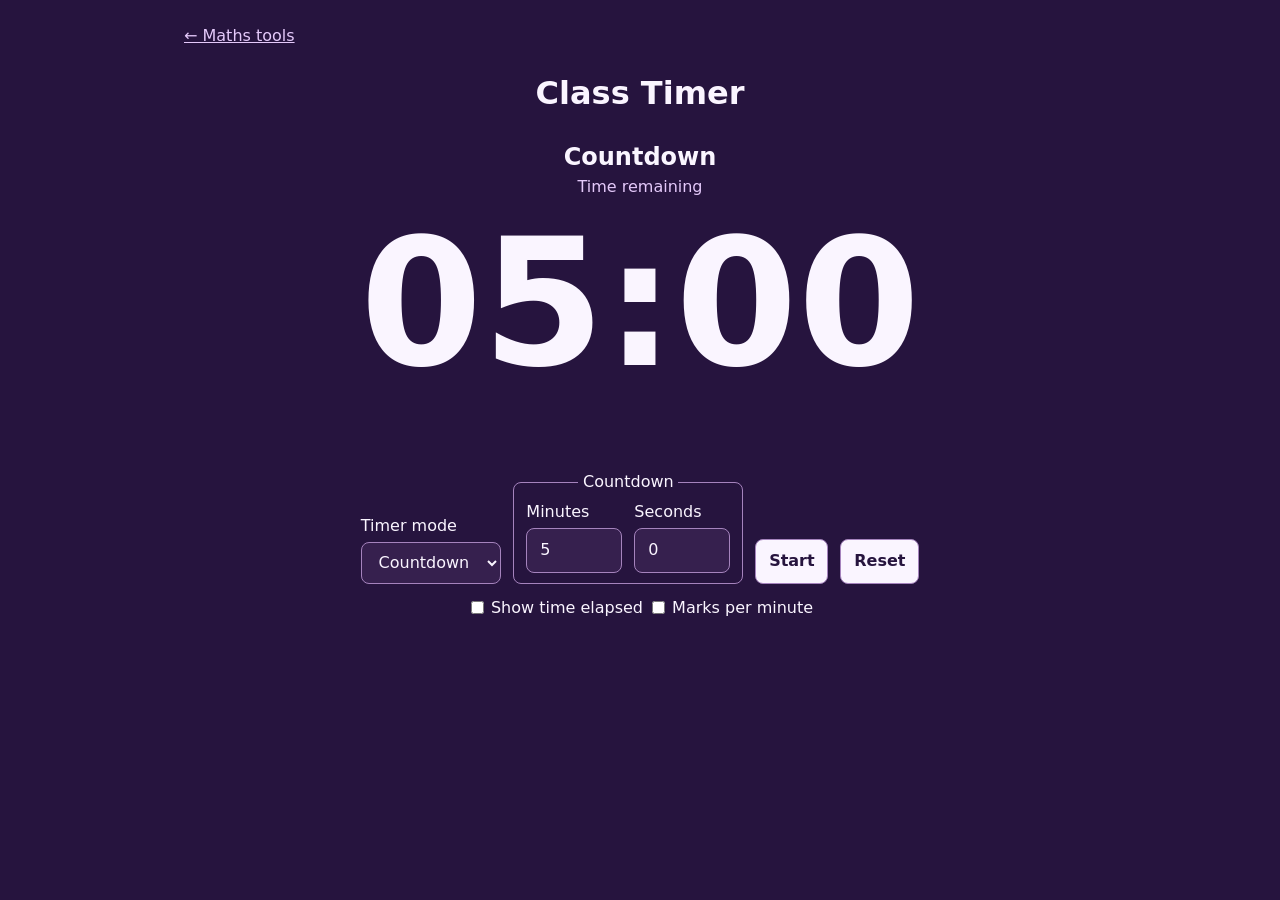
<file: docs/class-timer/index.html>
<!doctype html>
<html lang="en">
<head>
<meta charset="utf-8">
<meta name="viewport" content="width=device-width, initial-scale=1">
<title>Class Timer | Mr Day’s maths tools</title>
<style>
  * { box-sizing: border-box; }
  body { margin: 0; background: #26143e; color: #faf5ff; font: 1rem/1.5 system-ui, sans-serif; }
  main { width: min(100%, 60rem); margin: auto; padding: 1.5rem; }
  a { color: #e4c9fa; }
  h1, form, #phase, #display-label, #status { text-align: center; }
  #phase { margin: 0; }
  #display-label { margin: 0; color: #e4c9fa; }
  #elapsed-display { margin: .25rem 0; text-align: center; font-size: clamp(1rem, 4vw, 2rem); }
  #elapsed-clock { font-variant-numeric: tabular-nums; }
  [hidden] { display: none !important; }
  #clock { text-align: center; font-size: clamp(3rem, 17vw, 11rem); font-weight: 750; font-variant-numeric: tabular-nums; line-height: 1.2; }
  #status { min-height: 1.5em; margin: .75rem 0 1.5rem; }
  #clock.finished { color: #ffd78d; }
  .controls { display: flex; flex-wrap: wrap; justify-content: center; align-items: end; gap: .75rem; }
  fieldset { display: flex; flex-wrap: wrap; justify-content: center; gap: .75rem; min-width: 0; margin: 0; border: 1px solid #a583bd; border-radius: .5rem; }
  legend { padding: 0 .3rem; }
  label { display: grid; gap: .25rem; text-align: left; }
  input, select, button { border: 1px solid #a583bd; border-radius: .5rem; padding: .6rem .8rem; font: inherit; }
  input, select { background: #36204e; color: inherit; }
  input[type="number"] { width: 6rem; }
  .display-toggle { display: inline-flex; align-items: center; margin-top: .75rem; }
  button { background: #faf5ff; color: #26143e; font-weight: 700; cursor: pointer; }
  .marks-panel { max-width: 38rem; margin: .75rem auto 0; padding: .75rem; border: 1px solid #a583bd; border-radius: .5rem; }
  .marks-panel h3 { margin: 0 0 .5rem; font-size: 1rem; }
  .mark-rate { display: flex; flex-wrap: wrap; gap: .5rem .75rem; align-items: center; }
  .mark-rate + .mark-rate { margin-top: .5rem; }
  .mark-rate label { display: inline-flex; align-items: center; gap: .5rem; }
  .mark-rate input { padding: .25rem .5rem; }
  button:disabled { opacity: .55; cursor: default; }
  :focus-visible { outline: 3px solid #ffd78d; outline-offset: 3px; }
</style>
</head>
<body>
<main>
  <a href="../">← Maths tools</a>
  <h1>Class Timer</h1>
  <h2 id="phase">Countdown</h2>
  <p id="display-label">Time remaining</p>
  <div id="clock" role="timer" aria-labelledby="phase display-label">05:00</div>
  <p id="elapsed-display" hidden><span id="elapsed-label">Time elapsed</span> <strong id="elapsed-clock" role="timer" aria-labelledby="phase elapsed-label">00:00</strong></p>
  <p id="status" role="status"></p>
  <form id="controls">
    <div class="controls">
      <label>Timer mode
        <select id="mode">
          <option value="countdown">Countdown</option>
          <option value="exam">Exam timer</option>
        </select>
      </label>
      <fieldset id="countdown">
        <legend>Countdown</legend>
        <label>Minutes <input type="number" min="0" max="99" value="5" required></label>
        <label>Seconds <input type="number" min="0" max="59" value="0" required></label>
      </fieldset>
      <fieldset id="free" hidden disabled>
        <legend>Calculator Free</legend>
        <label>Minutes <input type="number" min="0" max="99" value="15" required></label>
        <label>Seconds <input type="number" min="0" max="59" value="0" required></label>
      </fieldset>
      <fieldset id="assumed" hidden disabled>
        <legend>Calculator Assumed</legend>
        <label>Minutes <input type="number" min="0" max="99" value="45" required></label>
        <label>Seconds <input type="number" min="0" max="59" value="0" required></label>
      </fieldset>
      <button id="toggle" type="submit">Start</button>
      <button id="start-assumed" type="button" hidden>Start Calculator Assumed</button>
      <button id="reset" type="button">Reset</button>
    </div>
    <label class="display-toggle"><input id="elapsed" type="checkbox"> Show time elapsed</label>
    <label class="display-toggle"><input id="show-mark-rates" type="checkbox"> Marks per minute</label>
  </form>
  <section class="marks-panel" id="mark-rates" aria-labelledby="mark-rates-title" hidden>
    <h3 id="mark-rates-title">Marks per minute</h3>
    <div class="mark-rate" data-section="countdown">
      <label>Countdown marks <input id="countdown-marks" type="number" min="0" step="any" inputmode="decimal"></label>
      <output for="countdown-marks"></output>
    </div>
    <div class="mark-rate" data-section="free">
      <label>Calculator Free marks <input id="free-marks" type="number" min="0" step="any" inputmode="decimal"></label>
      <output for="free-marks"></output>
    </div>
    <div class="mark-rate" data-section="assumed">
      <label>Calculator Assumed marks <input id="assumed-marks" type="number" min="0" step="any" inputmode="decimal"></label>
      <output for="assumed-marks"></output>
    </div>
  </section>
</main>
<script>
  const clock = document.getElementById('clock');
  const phase = document.getElementById('phase');
  const elapsedDisplay = document.getElementById('elapsed-display');
  const elapsedClock = document.getElementById('elapsed-clock');
  const statusMessage = document.getElementById('status');
  const elapsed = document.getElementById('elapsed');
  const mode = document.getElementById('mode');
  const toggle = document.getElementById('toggle');
  const startAssumed = document.getElementById('start-assumed');
  const controls = document.getElementById('controls');
  const countdown = document.getElementById('countdown');
  const examSections = [document.getElementById('free'), document.getElementById('assumed')];
  const showMarkRates = document.getElementById('show-mark-rates');
  const markRates = document.getElementById('mark-rates');
  const markRows = [...markRates.querySelectorAll('.mark-rate')];
  const rateFormat = new Intl.NumberFormat('en-AU', {maximumFractionDigits: 1});

  let section = 0;
  let sectionDuration = 0;
  let remaining = 0;
  let complete = false;
  let deadline = 0;
  let interval;

  const sections = () => mode.value === 'exam' ? examSections : [countdown];
  const sectionName = fieldset => fieldset.querySelector('legend').textContent;
  const duration = fieldset => {
    const [minutes, seconds] = fieldset.querySelectorAll('input');
    return (minutes.valueAsNumber * 60 + seconds.valueAsNumber) * 1000;
  };

  function formatTime(wholeSeconds) {
    const pad = value => String(value).padStart(2, '0');
    return pad(Math.floor(wholeSeconds / 60)) + ':' + pad(wholeSeconds % 60);
  }

  function showTime() {
    clock.textContent = formatTime(Math.ceil(remaining / 1000));
    elapsedDisplay.hidden = !elapsed.checked;
    elapsedClock.textContent = formatTime(Math.floor((sectionDuration - remaining) / 1000));
  }

  function updateMarkRates() {
    markRates.hidden = !showMarkRates.checked;
    for (const row of markRows) {
      const fieldset = document.getElementById(row.dataset.section);
      row.hidden = fieldset.hidden;
      if (row.hidden) continue;

      const marks = row.querySelector('input').valueAsNumber;
      const minutes = duration(fieldset) / 60000;
      const rate = marks / minutes;
      row.querySelector('output').textContent = marks >= 0 && minutes > 0 && Number.isFinite(rate)
        ? rateFormat.format(rate) + ' marks/min'
        : '—';
    }
  }

  function updateSettings(locked) {
    mode.disabled = locked;
    for (const fieldset of [countdown, ...examSections]) {
      fieldset.hidden = !sections().includes(fieldset);
      fieldset.disabled = locked || fieldset.hidden;
    }
    updateMarkRates();
  }

  function stop() {
    clearInterval(interval);
    deadline = 0;
  }

  function loadSection() {
    const fieldset = sections()[section];
    phase.textContent = sectionName(fieldset);
    sectionDuration = duration(fieldset) || 0;
    remaining = sectionDuration;
    complete = false;
    statusMessage.textContent = '';
    clock.classList.remove('finished');
    showTime();
  }

  function reset() {
    stop();
    updateSettings(false);
    section = 0;
    loadSection();
    toggle.disabled = false;
    toggle.textContent = mode.value === 'exam' ? 'Start Calculator Free' : 'Start';
    startAssumed.hidden = mode.value !== 'exam';
    startAssumed.disabled = false;
  }

  function tick() {
    remaining = Math.max(0, deadline - performance.now());
    showTime();
    if (remaining > 0) return;

    stop();
    complete = true;
    clock.classList.add('finished');
    const next = sections()[section + 1];
    if (next) {
      statusMessage.textContent = sectionName(sections()[section]) + ' time is up.';
      toggle.textContent = 'Calculator Free complete';
      toggle.disabled = true;
      return;
    }

    statusMessage.textContent = mode.value === 'exam' ? 'Exam time is up!' : 'Time’s up!';
    toggle.textContent = mode.value === 'exam' ? 'Start Calculator Free' : 'Start';
    updateSettings(false);
  }

  function startSection() {
    updateSettings(true);
    toggle.disabled = false;
    startAssumed.disabled = section === 1;
    deadline = performance.now() + remaining;
    toggle.textContent = 'Pause';
    statusMessage.textContent = '';
    interval = setInterval(tick, 100);
  }

  controls.addEventListener('submit', event => {
    event.preventDefault();
    if (deadline) {
      tick();
      if (!complete) {
        stop();
        toggle.textContent = 'Resume';
        statusMessage.textContent = 'Paused';
      }
      return;
    }

    if (toggle.disabled) return;

    if (!mode.disabled) {
      const emptySection = sections().find(fieldset => duration(fieldset) === 0);
      if (emptySection) {
        statusMessage.textContent = 'Enter a time greater than zero for ' + sectionName(emptySection) + '.';
        return;
      }
    }

    if (complete) {
      section = 0;
      loadSection();
    }

    startSection();
  });

  startAssumed.addEventListener('click', () => {
    const assumed = examSections[1];
    for (const field of assumed.querySelectorAll('input')) {
      if (!field.reportValidity()) return;
    }
    if (duration(assumed) === 0) {
      statusMessage.textContent = 'Enter a time greater than zero for Calculator Assumed.';
      return;
    }

    stop();
    section = 1;
    loadSection();
    startSection();
    toggle.focus();
  });

  document.getElementById('reset').addEventListener('click', reset);
  mode.addEventListener('change', reset);
  elapsed.addEventListener('change', showTime);
  showMarkRates.addEventListener('change', updateMarkRates);
  markRates.addEventListener('input', updateMarkRates);
  for (const field of controls.querySelectorAll('input[type="number"]')) {
    field.addEventListener('input', reset);
  }
  reset();
</script>
</body>
</html>
</file>
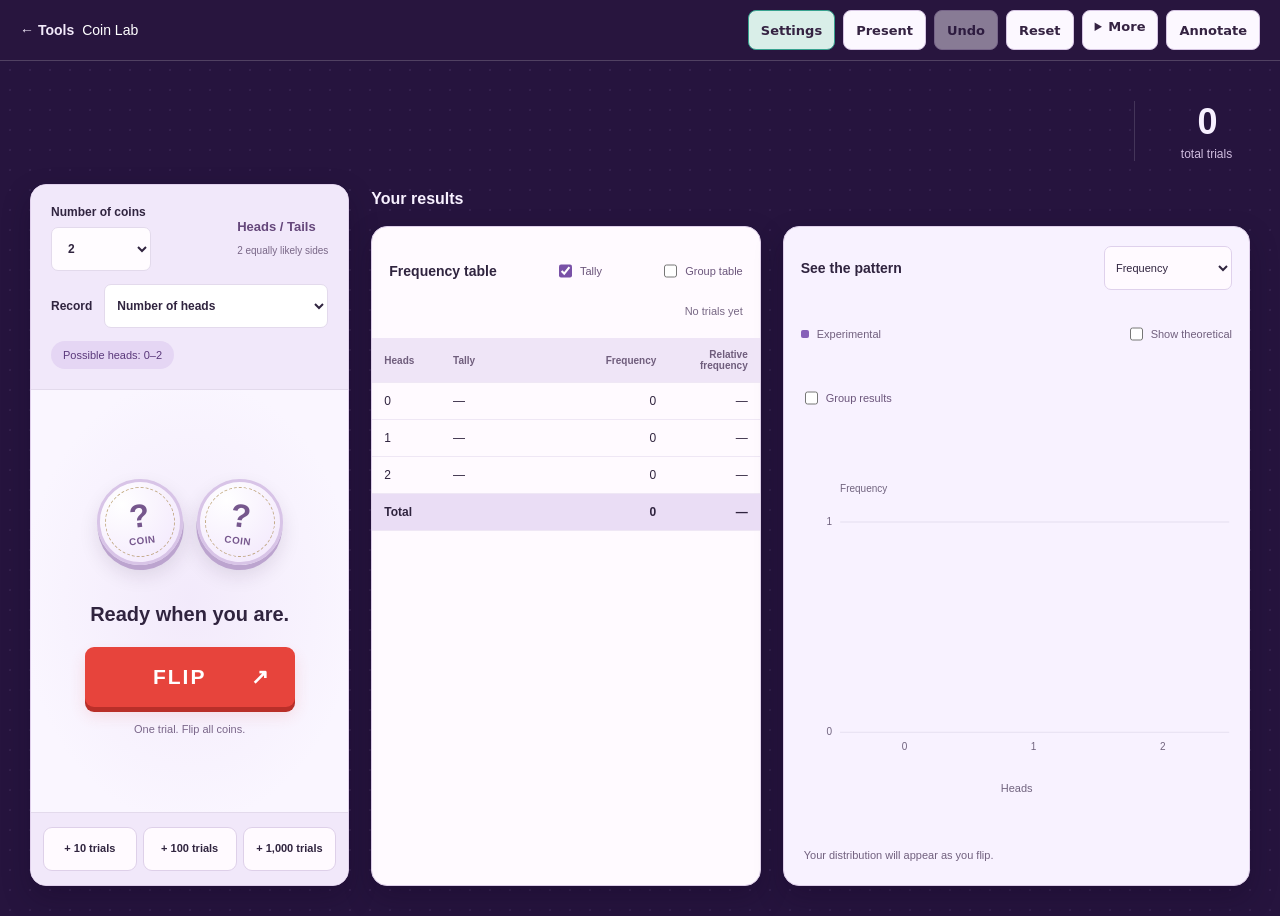
<file: docs/coin-lab/index.html>
<!doctype html><html lang="en"><head><meta charset="utf-8"><meta name="viewport" content="width=device-width,initial-scale=1"><meta name="description" content="Explore coin probability with classroom chance experiments."><title>Coin Lab</title><link rel="stylesheet" href="style.css"></head><body><header><a href="./" class="brand"><b>◉</b> Coin Lab</a><a class="tools-home" href="../">← All maths tools</a></header><main><div class="intro"><div><div class="eyebrow">PROBABILITY PLAYGROUND</div><h1>Let chance do its thing.</h1></div><div class="counter"><strong id="total">0</strong><span>total trials</span></div></div><section class="lab"><div class="config"><div class="fields"><label>Number of coins <select id="count"><option>1</option><option selected>2</option><option>3</option><option>4</option><option>5</option><option>6</option><option>7</option><option>8</option><option>9</option><option>10</option><option>11</option><option>12</option><option>13</option><option>14</option><option>15</option><option>16</option><option>17</option><option>18</option><option>19</option><option>20</option><option>21</option><option>22</option><option>23</option><option>24</option><option>25</option><option>26</option><option>27</option><option>28</option><option>29</option><option>30</option><option>31</option><option>32</option><option>33</option><option>34</option><option>35</option><option>36</option><option>37</option><option>38</option><option>39</option><option>40</option><option>41</option><option>42</option><option>43</option><option>44</option><option>45</option><option>46</option><option>47</option><option>48</option><option>49</option><option>50</option><option>51</option><option>52</option><option>53</option><option>54</option><option>55</option><option>56</option><option>57</option><option>58</option><option>59</option><option>60</option><option>61</option><option>62</option><option>63</option><option>64</option><option>65</option><option>66</option><option>67</option><option>68</option><option>69</option><option>70</option><option>71</option><option>72</option><option>73</option><option>74</option><option>75</option><option>76</option><option>77</option><option>78</option><option>79</option><option>80</option><option>81</option><option>82</option><option>83</option><option>84</option><option>85</option><option>86</option><option>87</option><option>88</option><option>89</option><option>90</option><option>91</option><option>92</option><option>93</option><option>94</option><option>95</option><option>96</option><option>97</option><option>98</option><option>99</option><option>100</option></select></label><span class="coin-sides">Heads / Tails<br><small>2 equally likely sides</small></span></div><label class="record-mode">Record <select id="mode"><option value="sum">Number of heads</option><option value="tails">Number of tails</option><option value="both">Heads and tails</option><option value="each">Each coin separately</option></select></label><span id="range" class="pill"></span></div><div class="stage"><div class="dice" id="dice"></div><div id="equation" aria-live="polite">Ready when you are.</div><button class="roll" id="roll">FLIP <span>↗</span></button><small id="roll-note">One trial. Flip all coins.</small></div><div class="batch"><div class="batchbuttons"><button data-batch="10">+ 10 trials</button><button data-batch="100">+ 100 trials</button><button data-batch="1000">+ 1,000 trials</button></div><div id="progress" role="status"></div></div></section><div class="results-head"><h2>Your results <span>Every flip tells a story.</span></h2><div class="actions"><button id="undo" disabled>↶ Undo last trial</button><button id="reset" disabled>Reset experiment</button><button id="export">↓ Export CSV</button></div></div><div class="results"><section class="panel"><div class="panel-head"><h3>Frequency table</h3><label class="toggle"><input type="checkbox" id="tallies" checked> Tally</label><label class="toggle"><input type="checkbox" id="table-grouped"> Group table</label><span id="last">No flips yet</span></div><div class="table-scroll" tabindex="0" aria-label="Frequency table: scroll for all outcomes"><table><thead><tr><th id="outcome-heading">Heads</th><th>Tally</th><th>Frequency</th><th>Relative<br>frequency</th></tr></thead><tbody id="rows"></tbody><tfoot><tr><th>Total</th><td></td><td id="table-total">0</td><td id="percent-total">—</td></tr></tfoot></table></div></section><section class="panel"><div class="panel-head"><h3>See the pattern</h3><select id="metric" aria-label="Graph measure"><option value="frequency">Frequency</option><option value="relative">Relative frequency</option></select></div><div class="legend"><span id="series-legend"><i></i> Experimental</span><label><input id="theory" type="checkbox"> Show theoretical</label></div><div class="group-control"><label class="toggle"><input type="checkbox" id="grouped"> Group results</label><span id="sample-note"></span></div><div class="graph-scroll" tabindex="0" aria-label="Distribution graph"><div id="chart"></div></div><p id="chart-note" class="chart-note"></p></section></div></main><dialog id="confirm"><h2>Start a fresh experiment?</h2><p>This will clear your recorded results.</p><div><button id="cancel">Keep results</button><button id="accept" class="danger">Clear results</button></div></dialog><script src="engine.js"></script><script src="app.js"></script><script src="../classroom.js?v=20261104-refresh"></script><script src="../classroom-extras.js?v=20261104"></script><script src="../maths-notation.js?v=20261104"></script></body></html>
</file>
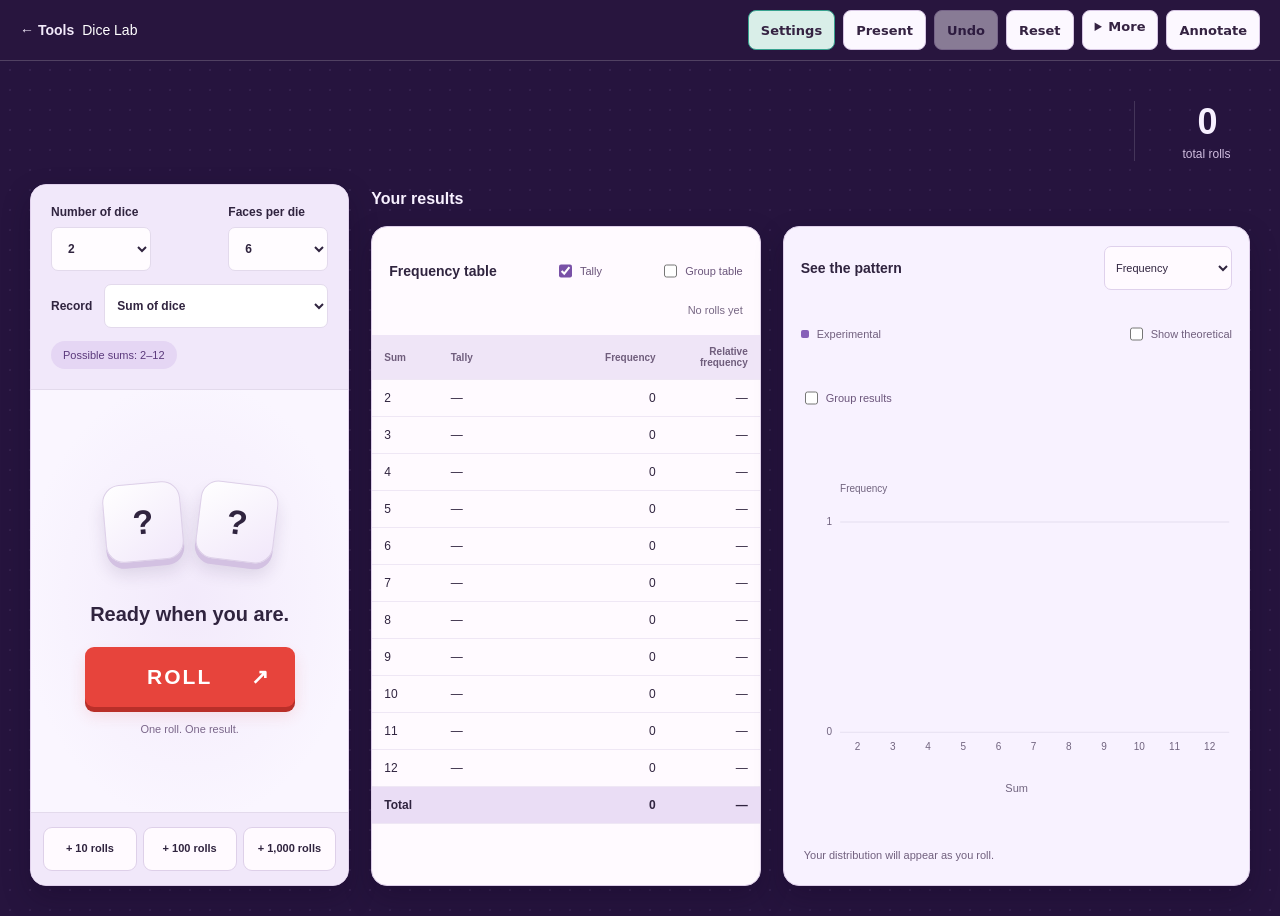
<file: docs/dice-lab/index.html>
<!doctype html><html lang="en"><head><meta charset="utf-8"><meta name="viewport" content="width=device-width,initial-scale=1"><meta name="description" content="Explore dice probability with classroom chance experiments."><title>Dice Lab</title><link rel="stylesheet" href="style.css"></head><body><header><a href="./" class="brand"><b>⚄</b> Dice Lab</a><a class="tools-home" href="../">← All maths tools</a></header><main><div class="intro"><div><div class="eyebrow">PROBABILITY PLAYGROUND</div><h1>Let chance do its thing.</h1></div><div class="counter"><strong id="total">0</strong><span>total rolls</span></div></div><section class="lab"><div class="config"><div class="fields"><label>Number of dice <select id="count"><option>1</option><option selected>2</option><option>3</option><option>4</option><option>5</option><option>6</option></select></label><label>Faces per die <select id="faces"><option>4</option><option selected>6</option><option>8</option><option>10</option><option>12</option><option>20</option></select></label></div><label class="record-mode">Record <select id="mode"><option value="sum">Sum of dice</option><option value="each">Each die separately</option></select></label><span id="range" class="pill"></span></div><div class="stage"><div class="dice" id="dice"></div><div id="equation" aria-live="polite">Ready when you are.</div><button class="roll" id="roll">ROLL <span>↗</span></button><small id="roll-note">One roll. One result.</small></div><div class="batch"><div class="batchbuttons"><button data-batch="10">+ 10 rolls</button><button data-batch="100">+ 100 rolls</button><button data-batch="1000">+ 1,000 rolls</button></div><div id="progress" role="status"></div></div></section><div class="results-head"><h2>Your results <span>Every roll tells a story.</span></h2><div class="actions"><button id="undo" disabled>↶ Undo last roll</button><button id="reset" disabled>Reset experiment</button><button id="export">↓ Export CSV</button></div></div><div class="results"><section class="panel"><div class="panel-head"><h3>Frequency table</h3><label class="toggle"><input type="checkbox" id="tallies" checked> Tally</label><label class="toggle"><input type="checkbox" id="table-grouped"> Group table</label><span id="last">No rolls yet</span></div><div class="table-scroll" tabindex="0" aria-label="Frequency table: scroll for all sums"><table><thead><tr><th id="outcome-heading">Sum</th><th>Tally</th><th>Frequency</th><th>Relative<br>frequency</th></tr></thead><tbody id="rows"></tbody><tfoot><tr><th>Total</th><td></td><td id="table-total">0</td><td id="percent-total">—</td></tr></tfoot></table></div></section><section class="panel"><div class="panel-head"><h3>See the pattern</h3><select id="metric" aria-label="Graph measure"><option value="frequency">Frequency</option><option value="relative">Relative frequency</option></select></div><div class="legend"><span><i></i> Experimental</span><label><input id="theory" type="checkbox"> Show theoretical</label></div><div class="group-control"><label class="toggle"><input type="checkbox" id="grouped"> Group results</label><span id="sample-note"></span></div><div class="graph-scroll" tabindex="0" aria-label="Distribution graph"><div id="chart"></div></div><p id="chart-note" class="chart-note"></p></section></div></main><dialog id="confirm"><h2>Start a fresh experiment?</h2><p>This will clear your recorded results.</p><div><button id="cancel">Keep results</button><button id="accept" class="danger">Clear results</button></div></dialog><script src="engine.js?v=20261030b"></script><script src="app.js"></script><script src="../classroom.js?v=20261104-refresh"></script><script src="../classroom-extras.js?v=20261104"></script><script src="../maths-notation.js?v=20261104"></script></body></html>
</file>
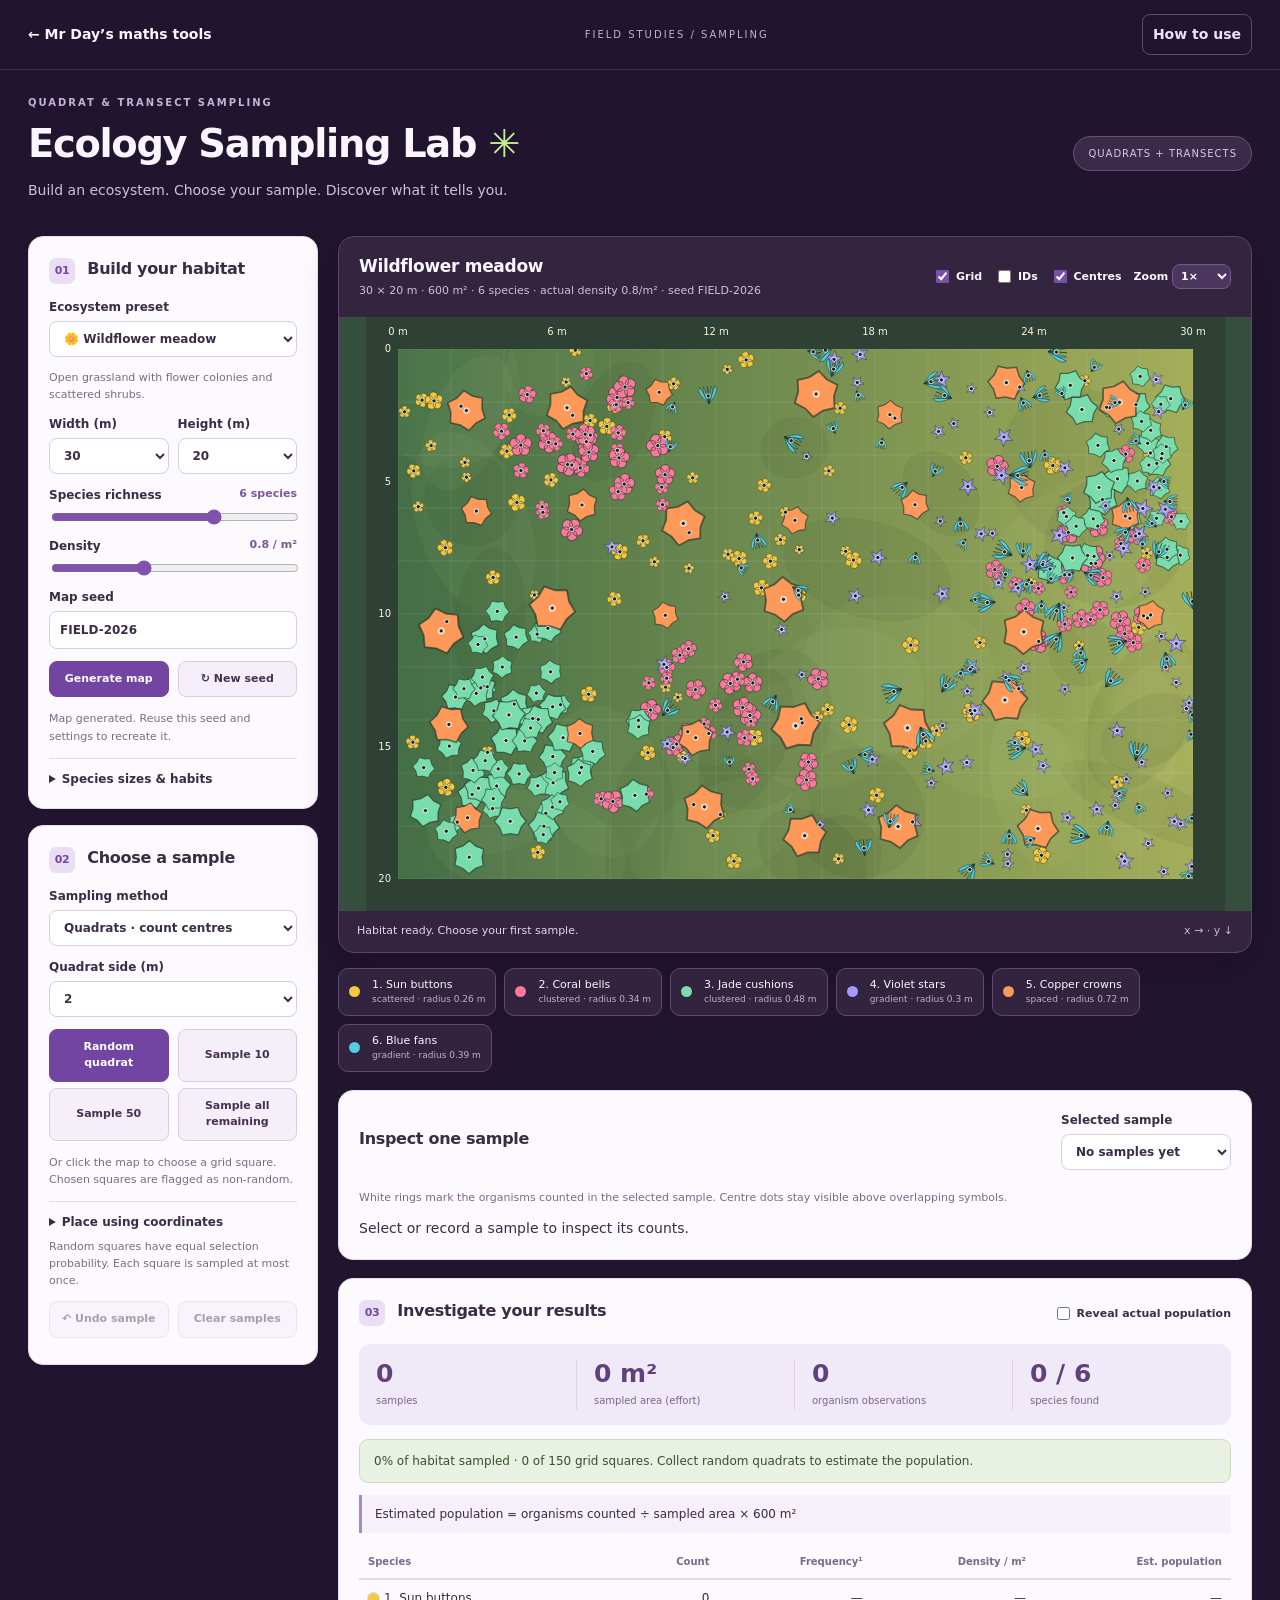
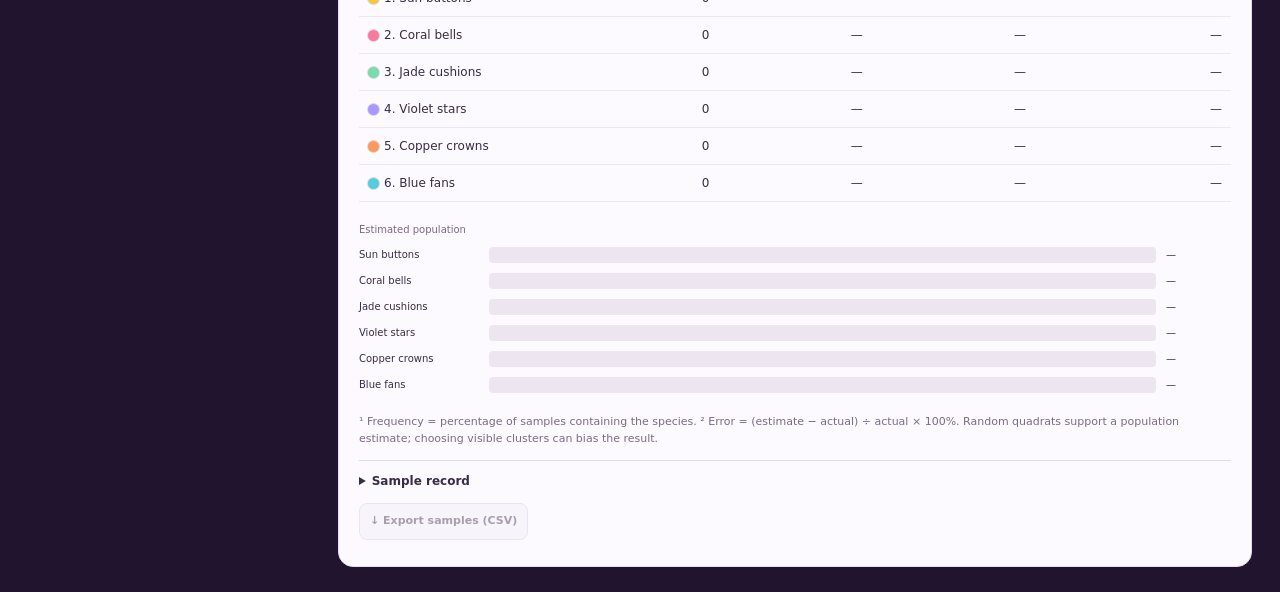
<file: docs/ecology-lab/index.html>
<!doctype html><html lang="en"><head><meta charset="utf-8"><meta name="viewport" content="width=device-width,initial-scale=1"><title>Ecology Sampling Lab · Mr Day’s maths tools</title><meta name="description" content="Sample populations with quadrats and transects. Compare sampling methods, population estimates and species distributions."><style>*{box-sizing:border-box}body{margin:0;background:#21142f;color:#faf6ff;font:14px/1.5 system-ui,sans-serif}button,input,select{font:inherit}button,select,input:not([type=checkbox]):not([type=range]){border:1px solid #d9cce4;border-radius:8px;padding:9px 10px}button{cursor:pointer;font-weight:650;background:#f4eff9;color:#443151;transition:transform .12s,background .12s}button:hover{background:#e7dcf2;transform:translateY(-1px)}button:active{transform:translateY(1px)}button:disabled{opacity:.45;cursor:default;transform:none}.primary{background:#7245a3;color:white;border-color:#7245a3}.primary:hover{background:#5a3386}a{color:inherit}header{display:flex;align-items:center;justify-content:space-between;padding:14px 28px;border-bottom:1px solid #ffffff20;gap:20px}header a{text-decoration:none;font-weight:700}header span{font-size:10px;color:#c6afd8;letter-spacing:2px}header button{background:transparent;color:#eee1fa;border-color:#ffffff40}main{max-width:1800px;margin:auto;padding:25px 28px}.heading{display:flex;justify-content:space-between;align-items:center;margin-bottom:23px}.eyebrow{color:#c4b1d7;font-size:10px;letter-spacing:2px;font-weight:750}h1{font-size:clamp(26px,3vw,40px);letter-spacing:-1.3px;margin:5px 0}h1 span{color:#c6ed95;padding-left:12px}p{margin:7px 0 12px}.heading p{color:#d2bedf}.pill{padding:9px 14px;background:#3b2b4a;border:1px solid #695178;border-radius:25px;color:#dac9e5;font-size:10px;letter-spacing:1px}.layout{display:grid;grid-template-columns:290px minmax(0,1fr);gap:20px}aside{display:grid;align-content:start;gap:16px}.panel{background:#fcf9ff;color:#392c44;padding:20px;border:1px solid #e8ddef;border-radius:15px}h2{font-size:16px;margin:0 0 14px;letter-spacing:-.3px}h2>span{display:inline-flex;align-items:center;justify-content:center;border-radius:7px;background:#e9def4;color:#7546a1;font-size:11px;width:26px;height:26px;margin-right:7px}label{display:block;font-size:12px;font-weight:600;margin-bottom:12px}label>select,label>input:not([type=checkbox]){display:block;width:100%;margin-top:5px;background:white;color:#3c2c48}input[type=range]{accent-color:#8051af;padding:0!important;cursor:pointer}input[type=checkbox]{accent-color:#7950a6;vertical-align:middle}output{float:right;color:#7b5796;font-size:11px}.pair{display:grid;grid-template-columns:1fr 1fr;gap:9px}.small{font-size:11px;line-height:1.55;color:#7c6a86}.panel button{font-size:11px;margin-bottom:6px}details{margin-top:13px;border-top:1px solid #e3d9eb;padding-top:11px}summary{cursor:pointer;font-weight:650;font-size:12px}details label{margin-top:10px;margin-bottom:6px}.speciesEdit{border-bottom:1px solid #eadff0;padding:7px 0}.speciesEdit b{font-size:12px}.speciesEdit .pair{gap:5px}.speciesEdit label{font-size:10px}.speciesEdit select,.speciesEdit input{padding:5px!important}.workspace{min-width:0}.mapPanel{background:#33243f;border:1px solid #5b456b;border-radius:16px;overflow:hidden;box-shadow:0 12px 35px #10091a40}.mapTop{display:flex;align-items:center;justify-content:space-between;padding:17px 20px;gap:15px}.mapTop h2{margin:0;font-size:17px}.mapTop .small{color:#d4bfdc}.mapOptions{display:flex;gap:12px;align-items:center}.mapOptions label{margin:0;font-size:11px;white-space:nowrap}.mapOptions select{display:inline;width:auto;padding:4px;margin:0;background:#4b375d;color:white;border-color:#76598c}#mapScroll{overflow:auto;max-height:76vh;background:#354e3d;scrollbar-color:#ae90c5 #33243f}canvas{display:block;touch-action:manipulation;cursor:crosshair}.mapBottom{display:flex;justify-content:space-between;gap:15px;padding:12px 18px;font-size:11px;color:#e6d4ef}#pointer{white-space:nowrap;color:#cbb3de}.legend{display:flex;flex-wrap:wrap;gap:8px;padding:15px 0 18px}.legendItem{display:flex;align-items:center;gap:7px;border:1px solid #614a70;border-radius:10px;padding:8px 10px;background:#32233f;font-size:11px}.swatch{display:inline-block;width:11px;height:11px;border-radius:50%;vertical-align:middle;margin-right:5px;box-shadow:0 0 0 1px #0002}.legendItem small{display:block;font-size:9px;color:#c4afd1}.resultsTop{display:flex;justify-content:space-between;align-items:center;gap:10px}.truth{font-size:11px;margin:0 0 12px}.metrics{display:grid;grid-template-columns:repeat(4,1fr);background:#f0e9f7;border-radius:12px;padding:15px 0;margin:4px 0 14px}.metrics>div{padding:0 17px;border-right:1px solid #ddd0e6}.metrics>div:last-child{border:0}.metrics strong{display:block;font-size:25px;color:#60417b;line-height:1.2}.metrics span{font-size:10px;color:#7a6587}.formula{padding:10px 13px;border-left:3px solid #aa88c6;background:#f6f0fa;font-size:12px}.tableWrap{overflow:auto}table{width:100%;border-collapse:collapse;white-space:nowrap;font-size:12px}th{text-align:right;font-weight:650;color:#7d688b;font-size:10px;border-bottom:2px solid #e5d8ed;padding:9px}td{text-align:right;padding:9px;border-bottom:1px solid #eee6f3}th:first-child,td:first-child{text-align:left}.results button{margin-top:13px}#chart{display:grid;gap:10px;margin:20px 0}.barRow{display:grid;grid-template-columns:120px 1fr 65px;align-items:center;gap:10px;font-size:10px}.barTrack{height:16px;background:#ede6f1;border-radius:4px;position:relative}.bar{position:absolute;top:2px;height:12px;border-radius:3px;transition:width .3s}.actualMarker{position:absolute;width:3px;background:#392b47;height:24px;top:-4px}.barKey{font-size:10px;color:#7c6789}dialog{max-width:600px;width:90%;border:0;border-radius:17px;padding:30px;color:#3b2c46;box-shadow:0 20px 100px #0008}dialog::backdrop{background:#160c26b0}dialog p,dialog li{font-size:13px;line-height:1.8}dialog li{padding:5px}dialog h2{font-size:24px}.close{float:right;font-size:20px;padding:0 10px}button:focus-visible,input:focus-visible,select:focus-visible,summary:focus-visible,a:focus-visible{outline:3px solid #d38f24;outline-offset:3px}[hidden]{display:none!important}@media(min-width:1500px){.layout{grid-template-columns:310px minmax(0,1fr)}}@media(max-width:950px){main{padding:20px 15px}.layout{grid-template-columns:250px minmax(0,1fr);gap:12px}.panel{padding:15px}.mapTop{align-items:start;flex-direction:column}.metrics{grid-template-columns:1fr 1fr;gap:16px}.heading .pill{display:none}}@media(max-width:700px){header{padding:12px 15px}header span{display:none}.layout{display:flex;flex-direction:column}aside{grid-template-columns:1fr 1fr}.heading p{font-size:12px}.workspace{width:100%}.resultsTop{flex-direction:column;align-items:start}}@media(max-width:480px){aside{grid-template-columns:1fr}.heading h1{font-size:27px}.mapOptions{flex-wrap:wrap}.mapBottom{flex-direction:column}.barRow{grid-template-columns:95px 1fr 50px}}@media(prefers-reduced-motion:reduce){*{transition:none!important;scroll-behavior:auto!important}}

.inspection{margin-bottom:18px}.inspection label{min-width:170px}.sampleChip{display:inline-block;padding:6px 10px;margin:3px;background:#f0e9f7;border-radius:7px;font-size:11px}.coverage{background:#e9f1e2;color:#38502e;border:1px solid #cbdcbd;border-radius:9px;padding:12px 14px;font-size:12px}.mapOptions{flex-wrap:wrap}.mapTop{flex-wrap:wrap}

#map{margin:auto}

.transectSketch{margin-bottom:18px}.sketchImage{overflow:auto;border:1px solid #ded6e6;border-radius:10px;background:#fffdf7}.sketchImage svg{display:block;width:100%;min-width:650px;height:auto}.transectSketch .resultsTop{flex-wrap:wrap}.transectSketch button{margin:0}
</style></head><body>
<header><a href="https://valkanyz.github.io/mr-days-maths-tools/">← Mr Day’s maths tools</a><span>FIELD STUDIES / SAMPLING</span><button id="help">How to use</button></header>
<main><div class="heading"><div><div class="eyebrow">QUADRAT &amp; TRANSECT SAMPLING</div><h1>Ecology Sampling Lab<span>✳</span></h1><p>Build an ecosystem. Choose your sample. Discover what it tells you.</p></div><div class="pill">QUADRATS + TRANSECTS</div></div>
<div class="layout"><aside><section class="panel"><h2><span>01</span> Build your habitat</h2><label>Ecosystem preset<select id="preset"><option value="uniform">🟩 Scattered control habitat</option><option value="meadow" selected>🌼 Wildflower meadow</option><option value="woodland">🌲 Woodland floor</option><option value="wetland">💧 Wetland edge</option><option value="coast">🐚 Coastal dunes</option></select></label><p id="presetNote" class="small"></p><div class="pair"><label>Width (m)<select id="width"><option>10</option><option>20</option><option selected>30</option><option>50</option><option>100</option></select></label><label>Height (m)<select id="height"><option>10</option><option selected>20</option><option>30</option><option>50</option><option>100</option></select></label></div><label>Species richness <output id="richOut">6 species</output><input id="rich" type="range" min="2" max="8" value="6"></label><label>Density <output id="densityOut">0.8 / m²</output><input id="density" type="range" min="0.1" max="2" value="0.8" step="0.1"></label><label>Map seed<input id="seed" value="FIELD-2026" maxlength="40"></label><div class="pair"><button class="primary" id="generate">Generate map</button><button id="shuffle" title="Generate a map with a new seed">↻ New seed</button></div><p id="pending" class="small" role="status">Changes apply when you generate a map.</p><details><summary>Species sizes & habits</summary><div id="speciesEditor"></div><p class="small">Relative abundance sets each species’ share. Sizes are radii in metres. Names and symbols represent fictional organisms.</p></details></section>
<section class="panel"><h2><span>02</span> Choose a sample</h2><label>Sampling method<select id="method"><option value="quadrat">Quadrats · count centres</option><option value="belt">Belt transect · count centres</option><option value="line">Line transect · touching organisms</option></select></label><label id="sizeLabel">Quadrat side (m)<select id="size"><option>1</option><option selected>2</option><option>5</option></select></label><div id="quadControls"><div class="pair"><button class="primary" id="random">Random quadrat</button><button id="ten">Sample 10</button></div><div class="pair"><button id="fifty">Sample 50</button><button id="census">Sample all remaining</button></div><p class="small">Or click the map to choose a grid square. Chosen squares are flagged as non-random.</p><details><summary>Place using coordinates</summary><div class="pair"><label>x (m)<input id="qx" type="number" min="0" value="0"></label><label>y (m)<input id="qy" type="number" min="0" value="0"></label></div><button id="place">Place quadrat</button></details></div><div id="tranControls" hidden><p class="small">Click a start point and an end point on the map, or set endpoints below.</p><div class="pair"><label>Start x<input id="ax" type="number" value="2" step="0.1"></label><label>Start y<input id="ay" type="number" value="2" step="0.1"></label><label>End x<input id="bx" type="number" value="28" step="0.1"></label><label>End y<input id="by" type="number" value="18" step="0.1"></label></div><button class="primary" id="transect">Record transect</button><button id="cancelLine">Cancel start point</button></div><p class="small" id="methodNote"></p><div class="pair"><button id="undo">↶ Undo sample</button><button id="clear">Clear samples</button></div></section></aside>
<div class="workspace"><section class="mapPanel"><div class="mapTop"><div><h2 id="mapTitle">Wildflower meadow</h2><span id="mapMeta" class="small"></span></div><div class="mapOptions"><label><input type="checkbox" id="grid" checked> Grid</label><label><input type="checkbox" id="labels"> IDs</label><label><input type="checkbox" id="centres" checked> Centres</label><label>Zoom <select id="zoom"><option value="1">1×</option><option value="1.5">1.5×</option><option value="2">2×</option><option value="3">3×</option></select></label></div></div><div id="mapScroll"><canvas id="map" aria-label="Ecosystem map. Click to sample, or use the coordinate controls." role="img"></canvas></div><div class="mapBottom"><span id="status" role="status" aria-live="polite">Select a quadrat to begin.</span><span id="pointer">x → · y ↓</span></div></section><div id="legend" class="legend"></div><section class="panel inspection"><div class="resultsTop"><h2>Inspect one sample</h2><label>Selected sample<select id="selectedSample"><option value="-1">No samples yet</option></select></label></div><p id="sampleExplain" class="small">White rings mark the organisms counted in the selected sample. Centre dots stay visible above overlapping symbols.</p><div id="sampleCounts"></div></section><section class="panel transectSketch" id="transectSketch" hidden><div class="resultsTop"><h2>Transect sketch</h2><div><button id="downloadSketch">↓ Save PNG image</button> <button id="downloadSVG">↓ Save SVG</button></div></div><p id="sketchNote" class="small"></p><div id="sketchImage" class="sketchImage"></div><p class="small">Top-down view rotated so the start is on the left. Both directions use the same scale. Symbols are schematic; dashed circles show the circular footprints used for detection.</p><span id="sketchStatus" role="status" class="small"></span></section>
<section class="panel results"><div class="resultsTop"><h2><span>03</span> Investigate your results</h2><label class="truth"><input id="truth" type="checkbox"> Reveal actual population</label></div><div class="metrics"><div><strong id="sampleN">0</strong><span>samples</span></div><div><strong id="areaN">0 m²</strong><span id="effortLabel">sampled area</span></div><div><strong id="observedN">0</strong><span>organism observations</span></div><div><strong id="foundN">0</strong><span>species found</span></div></div><p id="coverage" class="coverage" role="status"></p><p id="formula" class="formula"></p><div class="tableWrap"><table><thead id="resultHead"></thead><tbody id="resultBody"></tbody></table></div><div id="chart" aria-label="Population estimates compared by species"></div><p class="small" id="caution"></p><details><summary>Sample record</summary><div class="tableWrap"><table><thead id="recordHead"></thead><tbody id="recordBody"></tbody></table></div></details><button id="export">↓ Export samples (CSV)</button></section></div></div></main>
<dialog id="guide"><button id="closeHelp" class="close" aria-label="Close help">×</button><h2>A field study in three steps</h2><ol><li><b>Build.</b> Choose a habitat, dimensions, richness and density. Generate a map. Reusing the same seed and settings recreates the same ecosystem.</li><li><b>Sample.</b> Use random quadrats for population estimates, or choose locations to investigate selection bias. Draw transects across a habitat gradient.</li><li><b>Compare.</b> Reveal the true population, collect more samples and watch the estimates change. Export observations for class analysis. Ten 2 m × 2 m quadrats cover just 40 m² of the default 600 m² map. Clustered and rare species need more sampling; an estimate need not improve with every extra sample. The scattered control habitat removes clustering for comparison.</li></ol><h3>What counts?</h3><p>Quadrats and belt transects count organisms whose centres lie inside. Quadrats include top/left edges and exclude bottom/right edges. Line transects record any organism whose circular footprint touches the line. These footprint circles are shown in line mode; large organisms are more likely to be recorded. White rings identify counted organisms in the selected sample.</p><p>Random quadrats are selected without replacement from a grid that covers the whole map. Each square has an equal chance of selection. Belt and manual samples may be biased. Overlapping transects can count an organism more than once; sampled area is total effort, not unique coverage.</p><p>These are simplified, stationary ecosystems. Colours, shapes, sizes and distribution habits represent fictional species, not a predictive ecological model.</p></dialog><script>(function(root){
'use strict';
const colours=['#f5c842','#fa7a9d','#79dcab','#a799ff','#ff9959','#54cde0','#c5e96a','#eee2cd'];
const templates=[['Sun buttons','flower',.26,'scattered'],['Coral bells','flower',.34,'clustered'],['Jade cushions','shrub',.48,'clustered'],['Violet stars','star',.3,'gradient'],['Copper crowns','tree',.72,'spaced'],['Blue fans','grass',.39,'gradient'],['Lime tufts','grass',.23,'scattered'],['Ivory discs','disc',.2,'clustered']];
const presets={uniform:{name:'Scattered control habitat',bg:['#487458','#719c68'],names:templates.map(t=>t[0]),note:'All species are scattered independently: a control for comparing sampling with clustered habitats.'},meadow:{name:'Wildflower meadow',bg:['#446e46','#a4ae5a'],names:['Sun buttons','Coral bells','Jade cushions','Violet stars','Copper crowns','Blue fans','Lime tufts','Ivory discs'],note:'Open grassland with flower colonies and scattered shrubs.'},woodland:{name:'Woodland floor',bg:['#263e39','#687c48'],names:['Gold caps','Rose fungi','Fern clumps','Violet moss','Copper trees','Blue ferns','Lime seedlings','Ivory fungi'],note:'Shaded colonies, widely spaced trees and small understory plants.'},wetland:{name:'Wetland edge',bg:['#264d68','#91a667'],names:['Gold lilies','Pink rushes','Jade reeds','Purple iris','Copper sedges','Blue rushes','Lime duckweed','Ivory blooms'],note:'A wet-to-dry gradient runs from left to right.'},coast:{name:'Coastal dunes',bg:['#b8a879','#5c8b77'],names:['Gold daisies','Pink pigface','Jade saltbush','Violet heath','Copper shrubs','Blue tussocks','Lime creepers','Ivory shells'],note:'Exposed sand on the left, sheltered vegetation on the right.'}};
function rng(seed){let a=2166136261;for(const c of String(seed))a=Math.imul(a^c.charCodeAt(0),16777619);return()=>{a+=0x6D2B79F5;let t=a;t=Math.imul(t^t>>>15,t|1);t^=t+Math.imul(t^t>>>7,t|61);return((t^t>>>14)>>>0)/4294967296;};}
function species(preset,n){return templates.slice(0,n).map((t,i)=>({name:presets[preset].names[i],shape:preset==='woodland'&&i===0?'disc':t[1],radius:t[2],habit:preset==='uniform'?'scattered':(preset==='wetland'||preset==='coast')&&i%2===1?'gradient':t[3],weight:i===4?0.35:1,colour:colours[i]}));}
function generate(config,types){const r=rng(config.seed),points=[],totals=types.map(()=>0),N=Math.min(6000,Math.round(config.width*config.height*config.density)),sum=types.reduce((a,s)=>a+s.weight,0);const counts=types.map(s=>Math.floor(N*s.weight/sum));const remaining=N-counts.reduce((a,b)=>a+b,0);for(let i=0;i<remaining;i++)counts[i%types.length]++;
types.forEach((s,k)=>{const centres=Array.from({length:Math.max(2,Math.round(config.width*config.height/180))},()=>[r()*config.width,r()*config.height]);const own=[];const cols=Math.max(1,Math.ceil(Math.sqrt(counts[k]*config.width/config.height))),rows=Math.max(1,Math.ceil(counts[k]/cols));const slots=Array.from({length:cols*rows},(_,i)=>i);for(let i=slots.length-1;i>0;i--){const z=Math.floor(r()*(i+1));[slots[i],slots[z]]=[slots[z],slots[i]];}for(let j=0;j<counts[k];j++){let x,y;for(let attempt=0;attempt<10000;attempt++){x=r()*config.width;y=r()*config.height;if(s.habit==='clustered'){const c=centres[Math.floor(r()*centres.length)],spread=Math.min(config.width,config.height)*.09;x=c[0]+(r()+r()+r()-1.5)*spread*2;y=c[1]+(r()+r()+r()-1.5)*spread*2;}
if(x<0||x>=config.width||y<0||y>=config.height)continue;
if(s.habit==='gradient'&&r()>0.04+0.96*Math.pow(k%2?x/config.width:1-x/config.width,2))continue;
if(s.habit==='spaced'){const slot=slots[j];x=((slot%cols)+.3+r()*.4)*config.width/cols;y=(Math.floor(slot/cols)+.3+r()*.4)*config.height/rows;}break;}
x=Math.max(0,Math.min(config.width-1e-8,x));y=Math.max(0,Math.min(config.height-1e-8,y));const p={x,y,species:k,radius:s.radius*(.7+r()*.6),angle:r()*Math.PI*2};points.push(p);own.push(p);totals[k]++;}});return{...config,types,points,totals};}
function quadrat(world,x,y,size){const nx=Math.floor(world.width/size),ny=Math.floor(world.height/size);const col=Math.max(0,Math.min(nx-1,Math.floor(x/size))),row=Math.max(0,Math.min(ny-1,Math.floor(y/size)));return{kind:'quadrat',x:col*size,y:row*size,size,area:size*size,key:`${size}:${col}:${row}`};}
function along(p,a,b){const dx=b.x-a.x,dy=b.y-a.y,L=Math.hypot(dx,dy);return{t:((p.x-a.x)*dx+(p.y-a.y)*dy)/L,d:Math.abs((p.x-a.x)*dy-(p.y-a.y)*dx)/L,L};}
function contains(p,s){if(s.kind==='quadrat')return p.x>=s.x&&p.x<s.x+s.size&&p.y>=s.y&&p.y<s.y+s.size;const q=along(p,s.a,s.b);if(s.kind==='belt')return q.t>=0&&q.t<q.L&&q.d<s.width/2;const t=Math.max(0,Math.min(q.L,q.t));return Math.hypot(p.x-(s.a.x+(s.b.x-s.a.x)*t/q.L),p.y-(s.a.y+(s.b.y-s.a.y)*t/q.L))<=p.radius;}
function count(world,s){const counts=world.types.map(()=>0);world.points.forEach(p=>{if(contains(p,s))counts[p.species]++;});return counts;}
function summary(world,samples){const counts=world.types.map((_,i)=>samples.reduce((a,s)=>a+s.counts[i],0)),area=samples.reduce((a,s)=>a+s.area,0);return{counts,area,estimates:counts.map(n=>area?n/area*world.width*world.height:null)};}
function grid(world,size){const nx=world.width/size,ny=world.height/size,cells=Array.from({length:nx*ny},(_,i)=>({...quadrat(world,(i%nx)*size,Math.floor(i/nx)*size,size),counts:world.types.map(()=>0)}));for(const p of world.points){const i=Math.floor(p.y/size)*nx+Math.floor(p.x/size);cells[i].counts[p.species]++;}return cells;}
function transectObservations(world,s){if(!s||s.kind==='quadrat')return[];const dx=s.b.x-s.a.x,dy=s.b.y-s.a.y,L=Math.hypot(dx,dy);return world.points.map((p,index)=>{if(!contains(p,s))return null;const distance=((p.x-s.a.x)*dx+(p.y-s.a.y)*dy)/L,offset=((p.y-s.a.y)*dx-(p.x-s.a.x)*dy)/L,half=Math.sqrt(Math.max(0,p.radius*p.radius-offset*offset));return{...p,index,distance,offset,enter:Math.max(0,Math.min(L,distance-half)),exit:Math.max(0,Math.min(L,distance+half))};}).filter(Boolean).sort((a,b)=>a.distance-b.distance);}
const api={transectObservations,grid,presets,species,rng,generate,quadrat,along,contains,count,summary};if(typeof module!=='undefined')module.exports=api;else root.Ecology=api;
})(typeof window!=='undefined'?window:this);
</script><script>'use strict';
const $=id=>document.getElementById(id),E=Ecology,canvas=$('map'),ctx=canvas.getContext('2d');
let types=[],world,samples=[],start=null,hover=null,scale=1,pad=32,displayW=900,displayH=600,lastTime=0,selected=-1;
const number=(id,min,max)=>Math.max(min,Math.min(max,Number($(id).value)||0));
const fmt=n=>n.toLocaleString(undefined,{maximumFractionDigits:1});
function notice(s){$('status').textContent=s;}
function editor(){types=E.species($('preset').value,+$('rich').value);$('speciesEditor').innerHTML=types.map((s,i)=>`<div class="speciesEdit"><b><span class="swatch" style="background:${s.colour}"></span>${i+1}. ${s.name}</b><div class="pair"><label>Radius (m)<input data-i="${i}" data-key="radius" type="number" min="0.1" max="2" step="0.1" value="${s.radius}"></label><label>Abundance<input data-i="${i}" data-key="weight" type="number" min="0.1" max="5" step="0.1" value="${s.weight}"></label></div><label>Distribution<select data-i="${i}" data-key="habit">${['scattered','clustered','spaced','gradient'].map(h=>`<option ${h===s.habit?'selected':''}>${h}</option>`).join('')}</select></label></div>`).join('');$('presetNote').textContent=E.presets[$('preset').value].note;}
function dirty(){ $('pending').textContent='Settings changed. Generate map to apply and clear samples.';}
function generate(){const cfg={preset:$('preset').value,width:+$('width').value,height:+$('height').value,density:+$('density').value,seed:$('seed').value.trim()||'FIELD'};$('seed').value=cfg.seed;world=E.generate(cfg,types.map(s=>({...s})));samples=[];selected=-1;start=null;hover=null;$('truth').checked=false;$('pending').textContent='Map generated. Reuse this seed and settings to recreate it.';if(cfg.width*cfg.height*cfg.density>6000)$('pending').textContent+=' Limited to 6,000 organisms for performance.';$('mapTitle').textContent=E.presets[cfg.preset].name;$('mapMeta').textContent=`${cfg.width} × ${cfg.height} m · ${fmt(cfg.width*cfg.height)} m² · ${types.length} species · actual density ${fmt(world.points.length/(cfg.width*cfg.height))}/m² · seed ${cfg.seed}`;$('legend').innerHTML=world.types.map((s,i)=>`<div class="legendItem"><span class="swatch" style="background:${s.colour}"></span><div>${i+1}. ${s.name}<small>${s.habit} · radius ${s.radius} m</small></div></div>`).join('');$('ax').value=2;$('ay').value=2;$('bx').value=cfg.width-2;$('by').value=cfg.height-2;setMode(false);resize();results();notice('Habitat ready. Choose your first sample.');}
function setMode(clear=true){if(clear){samples=[];selected=-1;start=null;}const m=$('method').value;$('quadControls').hidden=m!=='quadrat';$('tranControls').hidden=m==='quadrat';$('sizeLabel').hidden=m==='line';$('sizeLabel').firstChild.textContent=m==='belt'?'Belt width (m)':'Quadrat side (m)';$('methodNote').textContent=m==='quadrat'?'Random squares have equal selection probability. Each square is sampled at most once.':m==='belt'?'The belt is centred on your line. Endpoints stay inside the map; overlapping belts add repeat observations.':'Line contacts favour larger organisms. Counts cannot be converted into an area-based population estimate.';if(world){results();draw();}if(clear)notice('Method changed; started a new sample set.');}
function resize(){if(!world)return;const aw=Math.max(240,$('mapScroll').clientWidth),ah=Math.max(220,window.innerHeight*.66);scale=Math.min((aw-2*pad)/world.width,(ah-2*pad)/world.height)*+$('zoom').value;displayW=world.width*scale+2*pad;displayH=world.height*scale+2*pad;const dpr=Math.min(window.devicePixelRatio||1,2);canvas.width=Math.round(displayW*dpr);canvas.height=Math.round(displayH*dpr);canvas.style.width=displayW+'px';canvas.style.height=displayH+'px';ctx.setTransform(dpr,0,0,dpr,0,0);draw();}
function pos(x,y){return[pad+x*scale,pad+y*scale];}
function organism(p){const s=world.types[p.species],r=p.radius*scale,[x,y]=pos(p.x,p.y);ctx.save();ctx.translate(x,y);ctx.rotate(p.angle);if(s.shape==='grass')ctx.scale(.78,.78);ctx.fillStyle=s.colour;ctx.strokeStyle='#183228a0';ctx.lineWidth=Math.max(.6,r*.08);ctx.beginPath();if(s.shape==='flower'){for(let i=0;i<5;i++){const a=i*Math.PI*2/5;ctx.moveTo(Math.cos(a)*r*.55+r*.45,Math.sin(a)*r*.55);ctx.arc(Math.cos(a)*r*.55,Math.sin(a)*r*.55,r*.45,0,Math.PI*2);}}else if(s.shape==='grass'){for(let i=-2;i<=2;i++){ctx.moveTo(0,r*.8);ctx.quadraticCurveTo(i*r*.65,-r*.5,i*r*.4,-r);ctx.quadraticCurveTo(i*r*.2,-r*.1,0,r*.8);}}else if(s.shape==='star'){for(let i=0;i<10;i++){const a=i*Math.PI/5,rr=i%2?r*.42:r;i?ctx.lineTo(Math.cos(a)*rr,Math.sin(a)*rr):ctx.moveTo(Math.cos(a)*rr,Math.sin(a)*rr);}ctx.closePath();}else if(s.shape==='tree'||s.shape==='shrub'){for(let i=0;i<12;i++){const a=i*Math.PI/6,rr=r*(i%2?.78:1);i?ctx.lineTo(Math.cos(a)*rr,Math.sin(a)*rr):ctx.moveTo(Math.cos(a)*rr,Math.sin(a)*rr);}ctx.closePath();}else ctx.arc(0,0,r,0,Math.PI*2);ctx.fill();ctx.stroke();ctx.beginPath();ctx.fillStyle=s.shape==='flower'?'#684421':'#ffffff88';ctx.arc(0,0,Math.max(1,r*.16),0,Math.PI*2);ctx.fill();ctx.restore();if($('labels').checked){ctx.font='bold 10px system-ui';ctx.textAlign='center';ctx.lineWidth=3;ctx.strokeStyle='#20392b';ctx.strokeText(p.species+1,x,y-3);ctx.fillStyle='#fff';ctx.fillText(p.species+1,x,y-3);}}
function outline(s,colour,num,alpha=1){ctx.save();ctx.globalAlpha=alpha;ctx.strokeStyle=colour;ctx.fillStyle=colour+'19';ctx.lineWidth=2;ctx.beginPath();let x,y;if(s.kind==='quadrat'){[x,y]=pos(s.x,s.y);ctx.rect(x,y,s.size*scale,s.size*scale);}else{[x,y]=pos(s.a.x,s.a.y);const [bx,by]=pos(s.b.x,s.b.y);if(s.kind==='belt'){const L=Math.hypot(bx-x,by-y),dx=-(by-y)/L*s.width*scale/2,dy=(bx-x)/L*s.width*scale/2;ctx.moveTo(x+dx,y+dy);ctx.lineTo(bx+dx,by+dy);ctx.lineTo(bx-dx,by-dy);ctx.lineTo(x-dx,y-dy);ctx.closePath();}else{ctx.moveTo(x,y);ctx.lineTo(bx,by);}}ctx.fill();ctx.stroke();if(num){ctx.fillStyle='#382347';ctx.fillRect(x+2,y+2,19,16);ctx.fillStyle='#fff';ctx.font='bold 10px system-ui';ctx.textAlign='center';ctx.fillText(num,x+11,y+14);}ctx.restore();}
function draw(){if(!world)return;ctx.clearRect(0,0,displayW,displayH);const [c1,c2]=E.presets[world.preset].bg,g=ctx.createLinearGradient(pad,0,displayW-pad,0);g.addColorStop(0,c1);g.addColorStop(1,c2);ctx.fillStyle='#2f4035';ctx.fillRect(0,0,displayW,displayH);ctx.fillStyle=g;ctx.fillRect(pad,pad,world.width*scale,world.height*scale);ctx.save();ctx.beginPath();ctx.rect(pad,pad,world.width*scale,world.height*scale);ctx.clip();const rr=E.rng(world.seed+'terrain');for(let i=0;i<35;i++){ctx.beginPath();ctx.fillStyle=i%2?'#e5eab10a':'#11291a10';ctx.ellipse(pad+rr()*world.width*scale,pad+rr()*world.height*scale,(1+rr()*3)*scale,(1+rr()*2)*scale,rr()*6,0,Math.PI*2);ctx.fill();}if($('grid').checked){const gap=+$('size').value;ctx.strokeStyle='#ffffff24';ctx.lineWidth=.7;ctx.beginPath();for(let x=0;x<=world.width;x+=gap){ctx.moveTo(pad+x*scale,pad);ctx.lineTo(pad+x*scale,displayH-pad);}for(let y=0;y<=world.height;y+=gap){ctx.moveTo(pad,pad+y*scale);ctx.lineTo(displayW-pad,pad+y*scale);}ctx.stroke();}world.points.forEach(organism);const chosen=samples[selected];for(const p of world.points){const [x,y]=pos(p.x,p.y),r=p.radius*scale;if($('method').value==='line'){ctx.beginPath();ctx.arc(x,y,r,0,Math.PI*2);ctx.strokeStyle=world.types[p.species].colour+'99';ctx.lineWidth=.8;ctx.stroke();}if(chosen&&E.contains(p,chosen)){ctx.beginPath();ctx.arc(x,y,r+2,0,Math.PI*2);ctx.strokeStyle='#fff';ctx.lineWidth=2;ctx.stroke();}if($('centres').checked){ctx.beginPath();ctx.arc(x,y,2.1,0,Math.PI*2);ctx.fillStyle='#14251e';ctx.fill();ctx.strokeStyle='#fff';ctx.lineWidth=.8;ctx.stroke();}}samples.forEach((s,i)=>outline(s,i===selected?'#fff5a2':'#ffffff',samples.length<=60||i===selected?i+1:null,i===selected?1:.3));if(hover&&$('method').value==='quadrat')outline(E.quadrat(world,hover.x,hover.y,+$('size').value),'#fff8c4',null,.8);if(start){const [x,y]=pos(start.x,start.y);ctx.beginPath();ctx.arc(x,y,6,0,Math.PI*2);ctx.fillStyle='#fff4a8';ctx.fill();if(hover){ctx.beginPath();ctx.moveTo(x,y);ctx.lineTo(...pos(hover.x,hover.y));ctx.strokeStyle='#fff4a8';ctx.setLineDash([6,5]);ctx.stroke();ctx.setLineDash([]);}}ctx.restore();ctx.font='10px system-ui';ctx.fillStyle='#f6f4d9';ctx.textAlign='center';for(let x=0;x<=world.width;x+=world.width/5)ctx.fillText(fmt(x)+' m',pad+x*scale,18);ctx.textAlign='right';for(let y=0;y<=world.height;y+=world.height/4)ctx.fillText(fmt(y),pad-7,pad+y*scale+3);}
function pulse(t){if(!lastTime)lastTime=t;draw();const dt=t-lastTime;if(samples.length&&dt<450&&!matchMedia('(prefers-reduced-motion: reduce)').matches){outline(samples.at(-1),'#fff9b7',null,1-dt/450);requestAnimationFrame(pulse);}else lastTime=0;}
function record(s){s.counts=E.count(world,s);samples.push(s);selected=samples.length-1;results();requestAnimationFrame(pulse);notice(`Sample ${samples.length}: ${s.counts.reduce((a,b)=>a+b,0)} organisms recorded.`);}
function addQuad(x,y){const s=E.quadrat(world,x,y,+$('size').value);if(samples.some(t=>t.key===s.key)){notice('That square is already sampled. Choose another square.');return;}s.selection='chosen';record(s);}
function randomQuad(n){const size=+$('size').value,used=new Set(samples.map(s=>s.key)),cells=E.grid(world,size).filter(s=>!used.has(s.key));if(!cells.length){notice('Every grid square has been sampled — this is a complete census.');return;}const take=Math.min(n,cells.length);for(let i=0;i<take;i++){const j=Math.floor(Math.random()*cells.length);const s=cells.splice(j,1)[0];s.selection='random';samples.push(s);}selected=samples.length-1;results();draw();requestAnimationFrame(pulse);notice(`${take} random ${take===1?'quadrat':'quadrats'} recorded. ${cells.length} squares remain.`);}
function endpoint(x,y){const margin=$('method').value==='belt'?+$('size').value/2:0;return{x:Math.max(margin,Math.min(world.width-margin,x)),y:Math.max(margin,Math.min(world.height-margin,y))};}
function addTransect(a,b){const L=Math.hypot(b.x-a.x,b.y-a.y);if(L<.1){notice('Choose different start and end points (at least 0.1 m apart).');return;}const kind=$('method').value,width=+$('size').value;record({kind,a,b,width,selection:'chosen',area:kind==='belt'?L*width:0,length:L});start=null;draw();}
function results(){if(!world)return;const m=$('method').value,line=m==='line',truth=$('truth').checked,s=E.summary(world,samples),chosen=samples.some(q=>q.selection==='chosen'),census=m==='quadrat'&&s.area===world.width*world.height;selected=Math.min(selected,samples.length-1);$('selectedSample').innerHTML=samples.length?samples.map((q,i)=>`<option value="${i}" ${i===selected?'selected':''}>Sample ${i+1} · ${q.selection||'chosen'}</option>`).join(''):'<option value="-1">No samples yet</option>';const active=samples[selected];$('sampleCounts').innerHTML=active?world.types.map((t,i)=>`<span class="sampleChip"><span class="swatch" style="background:${t.colour}"></span>${t.name}: <b>${active.counts[i]}</b></span>`).join(''):'Select or record a sample to inspect its counts.';$('coverage').textContent=m==='quadrat'?`${fmt(s.area/(world.width*world.height)*100)}% of habitat sampled · ${samples.length} of ${world.width*world.height/((+$('size').value)**2)} grid squares. `+(census?'Complete census: all organisms counted exactly once.':chosen?'Contains chosen locations: this is not a purely random sample. The extrapolation may be biased.':samples.length?'Random sample. Small samples can miss clusters and rare species; add more quadrats to improve precision.':'Collect random quadrats to estimate the population.'):(line?'Line contacts measure occurrence along a route, not population density. Circular detection footprints are visible on the map.':'Chosen belt transect: extrapolation assumes this route represents the whole habitat. Overlaps are repeated effort, not new coverage.');$('sampleN').textContent=samples.length;$('areaN').textContent=line?fmt(samples.reduce((a,b)=>a+b.length,0))+' m':fmt(s.area)+' m²';$('effortLabel').textContent=line?'total line length':'sampled area (effort)';$('observedN').textContent=fmt(s.counts.reduce((a,b)=>a+b,0));$('foundN').textContent=s.counts.filter(n=>n>0).length+' / '+world.types.length;$('formula').textContent=line?'Line contacts describe which organisms occur along a route. They do not give an area-based population estimate.':`${census?'Census total':chosen?'Indicative extrapolation':'Estimated population'} = organisms counted ÷ sampled area × ${fmt(world.width*world.height)} m²`;$('resultHead').innerHTML='<tr><th>Species</th><th>Count</th><th>Frequency¹</th>'+(line?'':'<th>Density / m²</th><th>'+(census?'Census total':chosen?'Extrapolated total':'Est. population')+'</th>')+(truth?'<th>Actual</th>'+(!line?'<th>Error²</th>':''):'')+'</tr>';$('resultBody').innerHTML=world.types.map((t,i)=>{const freq=samples.length?samples.filter(q=>q.counts[i]>0).length/samples.length*100:null;return`<tr><td><span class="swatch" style="background:${t.colour}"></span>${i+1}. ${t.name}</td><td>${s.counts[i]}</td><td>${freq===null?'—':fmt(freq)+'%'}</td>${line?'':`<td>${s.area?(s.counts[i]/s.area).toFixed(2):'—'}</td><td>${s.area?fmt(s.estimates[i]):'—'}</td>`}${truth?`<td>${world.totals[i]}</td>${line?'':`<td>${s.area&&world.totals[i]?fmt((s.estimates[i]-world.totals[i])/world.totals[i]*100)+'%':'—'}</td>`}`:''}</tr>`;}).join('');$('caution').textContent='¹ Frequency = percentage of samples containing the species. '+(line?'Larger organisms are more likely to touch a line.':'² Error = (estimate − actual) ÷ actual × 100%. '+(m==='quadrat'?'Random quadrats support a population estimate; choosing visible clusters can bias the result.':'Belts may overlap: repeated observations and area are included in effort. A chosen transect may not represent the whole habitat.'));
const values=line?s.counts:s.estimates.map(n=>n||0),max=Math.max(1,...values,...(truth&&!line?world.totals:[]));$('chart').innerHTML=`<div class="barKey">${line?'Organism contacts':(census?'Census total':chosen?'Extrapolated total':'Estimated population')}${truth&&!line?' · dark marker = actual population':''}</div>`+world.types.map((t,i)=>`<div class="barRow"><span>${t.name}</span><div class="barTrack"><div class="bar" style="background:${t.colour};width:${values[i]/max*100}%"></div>${truth&&!line?`<span class="actualMarker" style="left:calc(${world.totals[i]/max*100}% - 2px)"></span>`:''}</div><span>${samples.length?fmt(values[i]):'—'}</span></div>`).join('');$('recordHead').innerHTML='<tr><th>Sample</th><th>Location (m)</th><th>Effort</th>'+world.types.map((t,i)=>`<th title="${t.name}">Sp. ${i+1}</th>`).join('')+'</tr>';$('recordBody').innerHTML=samples.map((s,i)=>`<tr><td>${i+1}</td><td>${s.kind==='quadrat'?`(${fmt(s.x)}, ${fmt(s.y)})`:`(${fmt(s.a.x)}, ${fmt(s.a.y)}) → (${fmt(s.b.x)}, ${fmt(s.b.y)})`}</td><td>${fmt(line?s.length:s.area)} ${line?'m':'m²'}</td>${s.counts.map(n=>`<td>${n}</td>`).join('')}</tr>`).join('');$('undo').disabled=$('clear').disabled=$('export').disabled=!samples.length;renderTransectSketch();}
canvas.addEventListener('pointermove',ev=>{const b=canvas.getBoundingClientRect(),x=(ev.clientX-b.left-pad)/scale,y=(ev.clientY-b.top-pad)/scale;hover=x>=0&&x<world.width&&y>=0&&y<world.height?{x,y}:null;$('pointer').textContent=hover?`x ${fmt(x)} m · y ${fmt(y)} m`:'x → · y ↓';draw();});canvas.addEventListener('pointerleave',()=>{hover=null;draw();});canvas.addEventListener('click',ev=>{const b=canvas.getBoundingClientRect(),x=(ev.clientX-b.left-pad)/scale,y=(ev.clientY-b.top-pad)/scale;if(x<0||x>=world.width||y<0||y>=world.height)return;if($('method').value==='quadrat')addQuad(x,y);else{const p=endpoint(x,y);if(!start){start=p;$('ax').value=p.x.toFixed(1);$('ay').value=p.y.toFixed(1);notice('Start set. Click the end of your transect.');draw();}else{$('bx').value=p.x.toFixed(1);$('by').value=p.y.toFixed(1);addTransect(start,p);}}});
$('preset').onchange=()=>{editor();dirty();};$('rich').oninput=()=>{$('richOut').value=$('rich').value+' species';editor();dirty();};$('density').oninput=()=>{$('densityOut').value=$('density').value+' / m²';dirty();};['width','height','seed'].forEach(id=>$(id).onchange=dirty);$('speciesEditor').onchange=ev=>{const el=ev.target;if(el.dataset.key){types[el.dataset.i][el.dataset.key]=el.dataset.key==='habit'?el.value:Math.max(.1,Math.min(el.dataset.key==='radius'?2:5,+el.value||.1));el.value=types[el.dataset.i][el.dataset.key];dirty();}};
$('generate').onclick=generate;$('shuffle').onclick=()=>{$('seed').value='FIELD-'+Math.floor(Math.random()*1000000);generate();};$('method').onchange=()=>setMode();$('size').onchange=()=>{samples=[];start=null;results();draw();notice('Sample size changed; started a new sample set.');};$('random').onclick=()=>randomQuad(1);$('ten').onclick=()=>randomQuad(10);$('fifty').onclick=()=>randomQuad(50);$('census').onclick=()=>randomQuad(Infinity);$('selectedSample').onchange=()=>{selected=+$('selectedSample').value;results();draw();};$('place').onclick=()=>addQuad(number('qx',0,world.width),number('qy',0,world.height));$('transect').onclick=()=>{const a=endpoint(number('ax',0,world.width),number('ay',0,world.height)),b=endpoint(number('bx',0,world.width),number('by',0,world.height));for(const [id,v]of Object.entries({ax:a.x,ay:a.y,bx:b.x,by:b.y}))$(id).value=v;addTransect(a,b);};$('cancelLine').onclick=()=>{start=null;draw();notice('Start point cleared.');};$('undo').onclick=()=>{samples.pop();results();draw();notice('Last sample removed.');};$('clear').onclick=()=>{samples=[];start=null;results();draw();notice('Samples cleared. Habitat unchanged.');};$('truth').onchange=results;$('grid').onchange=$('labels').onchange=$('centres').onchange=draw;$('zoom').onchange=resize;new ResizeObserver(resize).observe($('mapScroll'));$('help').onclick=()=>$('guide').showModal();$('closeHelp').onclick=()=>$('guide').close();
$('export').onclick=()=>{const quote=v=>'"'+String(v).replaceAll('"','""')+'"',rows=[['seed','preset','map_width_m','map_height_m','sample','method','selection','x1_m','y1_m','x2_m','y2_m','quadrat_side_or_belt_width_m','area_m2','length_m',...world.types.map(t=>t.name)]];samples.forEach((s,i)=>rows.push([world.seed,world.preset,world.width,world.height,i+1,s.kind,s.selection||'chosen',s.kind==='quadrat'?s.x:s.a.x,s.kind==='quadrat'?s.y:s.a.y,s.kind==='quadrat'?s.x+s.size:s.b.x,s.kind==='quadrat'?s.y+s.size:s.b.y,s.kind==='line'?'':s.size||s.width,s.area,s.length||'',...s.counts]));const blob=new Blob(['\uFEFF'+rows.map(r=>r.map(quote).join(',')).join('\r\n')],{type:'text/csv;charset=utf-8'}),a=document.createElement('a');a.href=URL.createObjectURL(blob);a.download='Ecology Sampling Results.csv';a.click();setTimeout(()=>URL.revokeObjectURL(a.href),1000);};

function xml(s){return String(s).replace(/[&<>"']/g,c=>({'&':'&amp;','<':'&lt;','>':'&gt;','"':'&quot;',"'":'&apos;'}[c]));}
function sketchSymbol(p,cx,cy,r){const t=world.types[p.species],colour=t.colour;let shape='';if(t.shape==='flower'){for(let i=0;i<5;i++){const a=i*Math.PI*2/5;shape+=`<circle cx="${cx+Math.cos(a)*r*.55}" cy="${cy+Math.sin(a)*r*.55}" r="${r*.44}"/>`;}}else if(t.shape==='grass'){for(let i=-2;i<=2;i++)shape+=`<path d="M ${cx} ${cy+r*.6} Q ${cx+i*r*.5} ${cy-r*.4} ${cx+i*r*.3} ${cy-r*.76} Q ${cx+i*r*.13} ${cy} ${cx} ${cy+r*.6}Z"/>`;}else if(t.shape==='star'||t.shape==='tree'||t.shape==='shrub'){const n=t.shape==='star'?10:12,inner=t.shape==='star'?.42:.78;shape=`<polygon points="${Array.from({length:n},(_,i)=>{const a=i*2*Math.PI/n,rr=r*(i%2?inner:1);return(cx+Math.cos(a)*rr)+','+(cy+Math.sin(a)*rr);}).join(' ')}"/>`;}else shape=`<circle cx="${cx}" cy="${cy}" r="${r}"/>`;return`<g fill="${colour}" stroke="#40564a" stroke-width="0.9">${shape}</g><circle cx="${cx}" cy="${cy}" r="1.8" fill="#26392e"/>`;}
function renderTransectSketch(){const s=samples[selected],panel=$('transectSketch');panel.hidden=!s||s.kind==='quadrat';if(panel.hidden){$('sketchImage').innerHTML='';return;}const hits=E.transectObservations(world,s),L=s.length,margin=Math.max(.4,...hits.map(p=>p.radius)),xmin=Math.min(0,...hits.map(p=>p.distance-p.radius))-.3,xmax=Math.max(L,...hits.map(p=>p.distance+p.radius))+.3,extent=Math.max(s.kind==='belt'?s.width/2:0,...hits.map(p=>Math.abs(p.offset)+p.radius),.6)+.35,W=1100,left=75,right=30,k=Math.min(180,(W-left-right)/(xmax-xmin)),top=100,plotH=Math.max(100,2*extent*k),mid=top+plotH/2,axis=top+plotH+32,laneTop=axis+76,laneH=30,legendTop=laneTop+world.types.length*laneH+35,H=legendTop+Math.ceil(world.types.length/3)*27+48,x=t=>left+(t-xmin)*k,y=d=>mid+d*k;const title=`${s.kind==='line'?'Line':'Belt'} transect · sample ${selected+1}`,parts=[`<svg xmlns="http://www.w3.org/2000/svg" width="${W}" height="${H}" viewBox="0 0 ${W} ${H}" role="img" aria-label="${title}: ${hits.length} organisms along ${fmt(L)} metres"><title>${title}</title><desc>Measured top-down strip and species records along the selected transect. Start to end runs left to right.</desc><rect width="${W}" height="${H}" rx="12" fill="#fffdf7"/><g font-family="Arial, sans-serif" fill="#392c44"><text x="28" y="34" font-size="21" font-weight="700">${title}</text><text x="28" y="59" font-size="12">${xml(E.presets[world.preset].name)} · ${fmt(L)} m · ${hits.length} organisms · seed ${xml(world.seed)}</text><text x="28" y="80" font-size="11" fill="#766b7c">A (${fmt(s.a.x)}, ${fmt(s.a.y)}) → B (${fmt(s.b.x)}, ${fmt(s.b.y)}) m · relative positions and footprint sizes to scale</text><rect x="${left}" y="${top}" width="${W-left-right}" height="${plotH}" rx="5" fill="#edf2e6"/>`];
if(s.kind==='belt')parts.push(`<rect x="${x(0)}" y="${y(-s.width/2)}" width="${L*k}" height="${s.width*k}" fill="#dbc8ed55" stroke="#8559a4" stroke-dasharray="7 4"/>`);
for(const p of hits){const cx=x(p.distance),cy=y(p.offset),r=p.radius*k;parts.push(`<g><title>${xml(world.types[p.species].name)} · centre ${p.distance.toFixed(2)} m from A · offset ${p.offset.toFixed(2)} m</title><circle cx="${cx}" cy="${cy}" r="${r}" fill="none" stroke="${world.types[p.species].colour}" stroke-width="1.3" stroke-dasharray="3 3"/>${sketchSymbol(p,cx,cy,r)}</g>`);}
parts.push(`<path d="M ${x(0)} ${mid} H ${x(L)}" stroke="#4b325c" stroke-width="2" stroke-dasharray="7 4"/><circle cx="${x(0)}" cy="${mid}" r="4" fill="#4b325c"/><path d="M ${x(L)-7} ${mid-5} L ${x(L)} ${mid} L ${x(L)-7} ${mid+5}" fill="none" stroke="#4b325c" stroke-width="2"/><text x="${x(0)}" y="${top-8}" font-size="12" text-anchor="middle" font-weight="700">A · start</text><text x="${x(L)}" y="${top-8}" font-size="12" text-anchor="middle" font-weight="700">B · end</text><path d="M ${x(0)} ${axis} H ${x(L)}" stroke="#6c6172"/>`);
for(let i=0;i<=5;i++){const d=L*i/5,cx=x(d);parts.push(`<path d="M ${cx} ${axis-4} V ${axis+5}" stroke="#6c6172"/><text x="${cx}" y="${axis+21}" text-anchor="middle" font-size="11">${fmt(d)} m</text>`);}
parts.push(`<text x="28" y="${laneTop-19}" font-size="13" font-weight="700">${s.kind==='line'?'Contact intervals along the line':'Organism centre positions along the belt'}</text>`);
world.types.forEach((t,i)=>{const cy=laneTop+i*laneH;parts.push(`<text x="28" y="${cy+5}" font-size="12" font-weight="700">${i+1}</text><path d="M ${x(0)} ${cy} H ${x(L)}" stroke="#e6dfea"/>`);for(const p of hits.filter(p=>p.species===i)){const xx=x(s.kind==='line'?p.enter:p.distance),ww=s.kind==='line'?(p.exit-p.enter)*k:0;parts.push(`<g><title>${xml(t.name)}: ${s.kind==='line'?p.enter.toFixed(2)+'–'+p.exit.toFixed(2):p.distance.toFixed(2)} m</title>${ww>.5?`<rect x="${xx}" y="${cy-5}" width="${ww}" height="10" rx="2" fill="${t.colour}" stroke="#51425c" stroke-width=".5"/>`:`<circle cx="${xx}" cy="${cy}" r="2.5" fill="${t.colour}" stroke="#51425c" stroke-width=".5"/>`}</g>`);}});
world.types.forEach((t,i)=>{const lx=28+(i%3)*350,ly=legendTop+Math.floor(i/3)*27;parts.push(`<circle cx="${lx+5}" cy="${ly-4}" r="5" fill="${t.colour}"/><text x="${lx+17}" y="${ly}" font-size="12">${i+1}. ${xml(t.name)} (${s.counts[i]})</text>`);});parts.push(`<text x="28" y="${H-20}" font-size="10" fill="#766b7c">Only counted organisms are shown. ${s.kind==='line'?'Bars mark where circular footprints intersect the line; touching at one point is shown as a dot.':'Belt counts use centres within the sampled rectangle.'}</text></g></svg>`);$('sketchImage').innerHTML=parts.join('');$('sketchNote').textContent=`Sample ${selected+1} · ${fmt(L)} m from A to B. Select another sample above to redraw the sketch.`;$('sketchStatus').textContent='';}
function downloadSketchFile(blob,name){const a=document.createElement('a'),url=URL.createObjectURL(blob);a.href=url;a.download=name;a.click();setTimeout(()=>URL.revokeObjectURL(url),1000);}
$('downloadSVG').onclick=()=>{const svg=$('sketchImage').querySelector('svg');if(svg)downloadSketchFile(new Blob([svg.outerHTML],{type:'image/svg+xml'}),`Transect Sample ${selected+1}.svg`);};
$('downloadSketch').onclick=()=>{const svg=$('sketchImage').querySelector('svg');if(!svg)return;const number=selected+1,source=URL.createObjectURL(new Blob([svg.outerHTML],{type:'image/svg+xml'})),img=new Image();$('sketchStatus').textContent='Preparing image…';img.onload=()=>{try{const c=document.createElement('canvas');c.width=+svg.getAttribute('width')*2;c.height=+svg.getAttribute('height')*2;c.getContext('2d').drawImage(img,0,0,c.width,c.height);c.toBlob(blob=>{URL.revokeObjectURL(source);if(blob){downloadSketchFile(blob,`Transect Sample ${number}.png`);$('sketchStatus').textContent='PNG image saved.';}else $('sketchStatus').textContent='Could not create PNG. Use Save SVG instead.';},'image/png');}catch{URL.revokeObjectURL(source);$('sketchStatus').textContent='Could not create PNG. Use Save SVG instead.';}};img.onerror=()=>{URL.revokeObjectURL(source);$('sketchStatus').textContent='Could not create PNG. Use Save SVG instead.';};img.src=source;};

editor();generate();
</script></body></html>
</file>
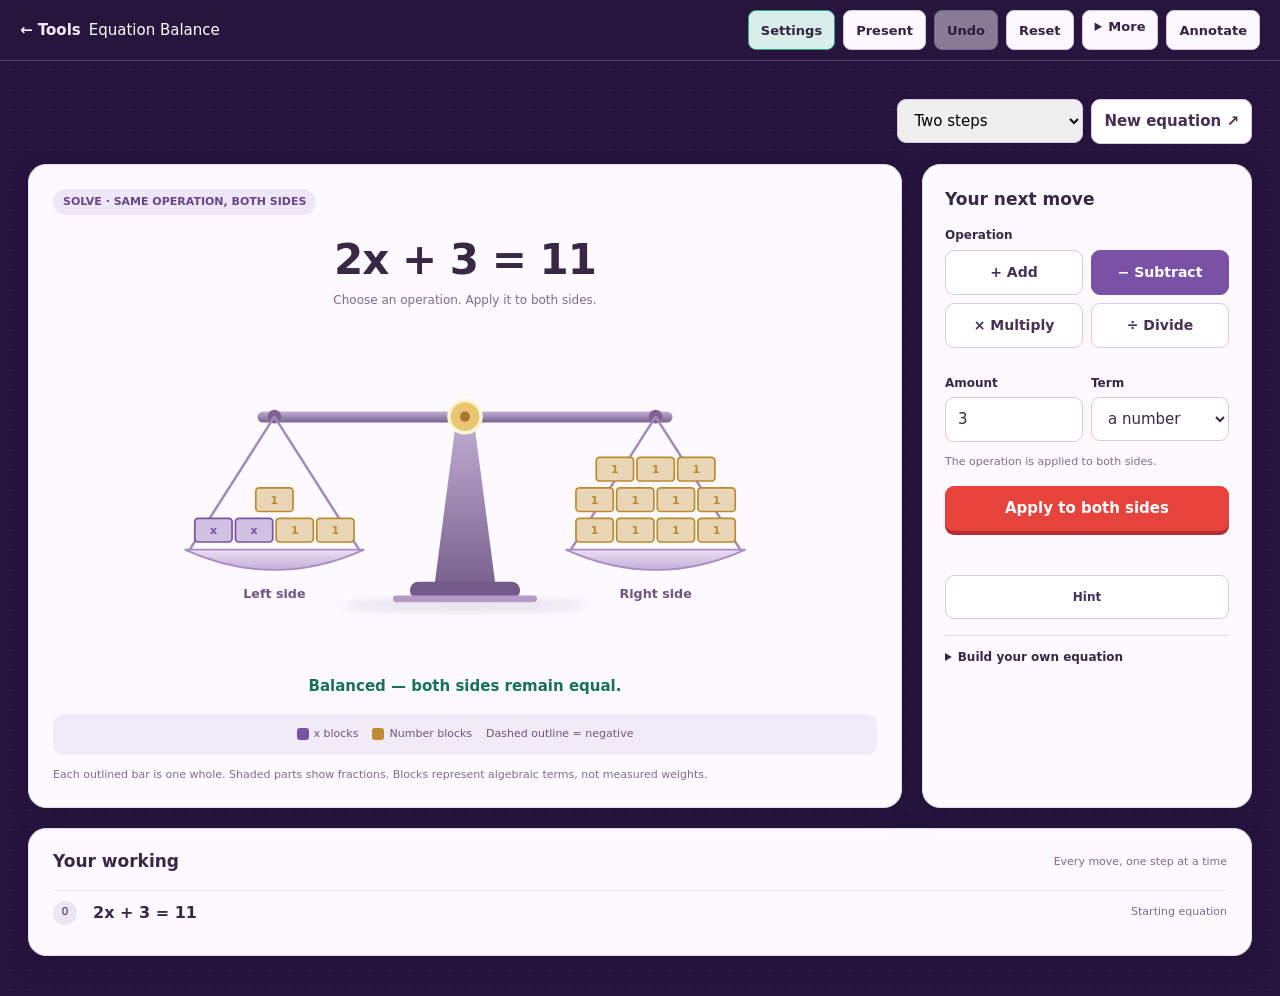
<file: docs/equation-balance/index.html>
<!doctype html><html lang="en"><head><meta charset="utf-8"><meta name="viewport" content="width=device-width,initial-scale=1"><title>Equation Balance · Mr Day’s maths tools</title><meta name="description" content="Explore equations on an interactive spring-and-damper balance scale."><style>
*{box-sizing:border-box}body{margin:0;background:#26143e radial-gradient(#ac8bc41b 1px,transparent 1px);background-size:20px 20px;color:#f9f4ff;font:15px/1.5 system-ui,sans-serif}button,input,select{font:inherit}button,select,input{border-radius:9px;border:1px solid #d8cce4;padding:10px 12px}button{cursor:pointer;background:#fff;color:#463154;font-weight:650;transition:transform .15s,background .15s}button:hover{background:#eee4f8;transform:translateY(-1px)}button:active{transform:translateY(1px)}button:disabled{opacity:.45;cursor:default;transform:none}button:focus-visible,input:focus-visible,select:focus-visible,a:focus-visible{outline:3px solid #de9b2c;outline-offset:3px}header{display:flex;justify-content:space-between;align-items:center;gap:16px;max-width:1500px;margin:auto;padding:20px 28px;border-bottom:1px solid #ffffff20}header a{color:#d7c1ec;text-decoration:none;font-size:13px}.brand{font-size:20px;font-weight:750;letter-spacing:-.5px}.brand span{color:#e4b563;margin-right:8px}main{max-width:1500px;margin:auto;padding:22px 28px 40px}.top{display:flex;justify-content:space-between;align-items:center;gap:20px;margin-bottom:20px}h1{font-size:30px;letter-spacing:-1px;margin:0}h2{font-size:17px;margin:0 0 14px}.eyebrow{font-size:10px;font-weight:750;letter-spacing:2px;color:#c2a4df;margin-bottom:5px}.controls{display:flex;align-items:center;gap:8px}.controls select{max-width:210px}.layout{display:grid;grid-template-columns:minmax(0,1fr) 330px;gap:20px}.panel{background:#fcf9ff;color:#382844;border:1px solid #e7dcef;border-radius:18px;box-shadow:0 8px 24px #0c041e24}.stage{padding:24px;overflow:hidden}.stagehead{display:flex;align-items:center;justify-content:space-between;gap:8px}.pill{font-size:11px;font-weight:700;border-radius:20px;padding:5px 10px;background:#efe7f7;color:#674689}.equation{text-align:center;font-size:clamp(24px,3.3vw,42px);font-weight:730;letter-spacing:-1px;margin:13px 0 0;overflow-wrap:anywhere}.subeq{text-align:center;color:#7d6c8c;min-height:24px;font-size:12px}.scale{width:100%;height:auto;display:block;max-height:390px;overflow:visible}.scale text{font-family:system-ui,sans-serif}.status{text-align:center;font-weight:700;color:#68517d;margin:0 0 14px;min-height:25px}.status.good{color:#197159}.test{background:#f0e9f6;border-radius:12px;padding:13px 16px;display:grid;grid-template-columns:auto 1fr 90px;align-items:center;gap:15px}.test label{font-size:13px;font-weight:700}input[type=range]{width:100%;padding:0;accent-color:#7855a3}input[type=number],input[type=text]{min-width:0;width:100%;background:#fff;color:#382844}.note{font-size:11px;color:#806c90;margin:12px 0 0}.tools{padding:22px}.tools label{display:block;font-size:12px;font-weight:650;margin:12px 0 5px}.tools select{width:100%;background:#fff;color:#382844}.row{display:flex;gap:8px}.row>*{min-width:0;flex:1}.primary{width:100%;margin-top:16px;background:#e7433d;color:#fff;border-color:#e7433d;box-shadow:0 4px 0 #b82d30}.primary:hover{background:#d93532}.secondary{margin-top:16px;display:flex;gap:8px}.secondary button{flex:1;font-size:12px;padding:9px 5px}.hint{margin:15px 0 0;border-left:3px solid #dcb868;padding:8px 10px;background:#fff6de;font-size:12px;color:#6d542d}.error{color:#b12634;font-size:12px;min-height:20px;margin:8px 0 0}.work{margin-top:20px;padding:20px 24px}.workhead{display:flex;justify-content:space-between;align-items:center}.workhead h2{margin:0}.workhead span{font-size:11px;color:#806c90}ol{padding:0;list-style:none;margin:15px 0 0;max-height:225px;overflow:auto}li{display:grid;grid-template-columns:30px 1fr auto;align-items:center;gap:10px;padding:10px 0;border-top:1px solid #eee5f4}li .step{background:#eee5f4;border-radius:50%;width:24px;height:24px;display:grid;place-items:center;font-size:11px}li strong{font-size:16px}li small{color:#806c90;font-size:11px;text-align:right}.explore-note{font-size:12px;color:#865a29;margin:10px 0}.custom{margin-top:16px;border-top:1px solid #e4d9ed;padding-top:12px}summary{cursor:pointer;font-size:12px;font-weight:650}.customgrid{display:grid;grid-template-columns:1fr 1fr;gap:10px}.customgrid>div{min-width:0}.customgrid label{font-size:11px}.custom button{width:100%;margin-top:12px}.check{display:flex;align-items:center;gap:6px;font-size:12px;color:#766088;margin-top:12px}.check input{accent-color:#7855a3}.check label{margin:0;font-weight:400}.solved{color:#15745c}.footer{font-size:11px;color:#bca2d1;margin-top:18px}@media(min-width:1500px){.scale{max-height:410px}}@media(max-width:950px){.layout{grid-template-columns:minmax(0,1fr) 285px}.stage{padding:18px}.tools{padding:17px}}@media(max-width:740px){header,main{padding-left:16px;padding-right:16px}.top{align-items:flex-start;flex-direction:column;gap:12px}.controls{width:100%}.controls select{flex:1;max-width:none}.layout{grid-template-columns:1fr}.test{grid-template-columns:auto 1fr 75px;padding:12px;gap:8px}.stage{padding:16px}.scale{min-height:210px}.tools{padding:20px}.work{padding:18px}.workhead{align-items:flex-start;gap:10px}li{grid-template-columns:24px 1fr}li small{grid-column:2;text-align:left}.brand{font-size:17px}h1{font-size:27px}}@media(prefers-reduced-motion:reduce){*{transition:none!important}}
.frac{display:inline-flex;vertical-align:middle;flex-direction:column;text-align:center;line-height:1.15;font-size:.72em;margin:0 .12em}.frac span:first-child{border-bottom:1.5px solid currentColor;padding:0 3px 2px}.frac span:last-child{padding-top:2px}.legend{display:flex;flex-wrap:wrap;justify-content:center;gap:14px;font-size:11px;color:#705583;background:#f1eaf7;border-radius:10px;padding:12px}.legend span{display:flex;align-items:center;gap:5px}.key{width:12px;height:12px;border-radius:3px;display:inline-block}.purple{background:#7952a5}.gold{background:#bc8a2f}.operation{font-size:14px;font-weight:700;color:#765098}.scale{max-height:360px}.stagehead .pill{white-space:normal} @media(max-width:740px){.scale{min-height:210px}.equation{font-size:28px}} .operation-label{font-size:12px;font-weight:600;margin-bottom:6px}.operation-buttons{display:grid;grid-template-columns:repeat(2,minmax(0,1fr));gap:8px;margin-bottom:14px}.operation-buttons button{padding:11px 6px;min-height:44px;font-size:14px}.operation-buttons button[aria-pressed="true"]{background:#7952a5;border-color:#7952a5;color:#fff}</style></head><body><header><div class="brand"><span>⚖</span>Equation Balance</div><a href="../">← All maths tools</a></header><main><div class="top"><div><div class="eyebrow">ALGEBRA · MAKE BOTH SIDES MATCH</div><h1>Keep it balanced. Find x.</h1></div><div class="controls"><select id="level" aria-label="Equation difficulty"><option value="1">One step</option><option value="2" selected>Two steps</option><option value="3">x on both sides</option><option value="4">Negative solutions</option><option value="5">Fractions</option></select><button id="new">New equation ↗</button></div></div><div class="layout"><section class="panel stage" aria-label="Interactive balance scale"><div class="stagehead"><span class="pill" id="modebadge">SOLVE · SAME OPERATION, BOTH SIDES</span><button id="restart" style="font-size:11px;padding:5px 10px">Restart</button></div><div class="equation" id="equation"></div><div class="subeq" id="subeq"></div><svg class="scale" id="scale" viewBox="0 0 800 425" role="img" aria-labelledby="scale-title scale-desc"><title id="scale-title">Equation balance scale</title><desc id="scale-desc">The side with the larger value moves down.</desc><defs><linearGradient id="metal" x2="0" y2="1"><stop stop-color="#c1aed4"/><stop offset="1" stop-color="#78628e"/></linearGradient><linearGradient id="pan" x2="0" y2="1"><stop stop-color="#eadff3"/><stop offset="1" stop-color="#c4aed8"/></linearGradient><filter id="shadow"><feGaussianBlur stdDeviation="5"/></filter></defs><ellipse cx="400" cy="343" rx="145" ry="9" fill="#36204f" opacity=".09" filter="url(#shadow)"/><path d="M390 121 L364 319 L436 319 L410 121Z" fill="url(#metal)"/><rect x="335" y="315" width="130" height="20" rx="10" fill="#74598b"/><rect x="315" y="331" width="170" height="8" rx="4" fill="#b49bc7"/><g id="beam"><rect x="155" y="114" width="490" height="13" rx="6.5" fill="url(#metal)"/><circle cx="175" cy="120" r="8" fill="#80618f"/><circle cx="625" cy="120" r="8" fill="#80618f"/></g><g id="leftpan"><path d="M0 0 L-100 157 M0 0 L100 157" stroke="#a38bb8" stroke-width="3" fill="none"/><path d="M-106 157 Q0 205 106 157Z" fill="url(#pan)" stroke="#aa8cc2" stroke-width="2"/><g id="lefttiles"></g><text id="leftvalue" y="214" text-anchor="middle" fill="#705583" font-size="15" font-weight="700"></text></g><g id="rightpan"><path d="M0 0 L-100 157 M0 0 L100 157" stroke="#a38bb8" stroke-width="3" fill="none"/><path d="M-106 157 Q0 205 106 157Z" fill="url(#pan)" stroke="#aa8cc2" stroke-width="2"/><g id="righttiles"></g><text id="rightvalue" y="214" text-anchor="middle" fill="#705583" font-size="15" font-weight="700"></text></g><circle cx="400" cy="120" r="19" fill="#eac572" stroke="#fff6d9" stroke-width="4"/><circle cx="400" cy="120" r="6" fill="#a97732"/></svg><p class="status" id="status" role="status" aria-live="polite"></p><div class="legend"><span><i class="key purple"></i> x blocks</span><span><i class="key gold"></i> Number blocks</span><span>Dashed outline = negative</span></div><p class="note">Each outlined bar is one whole. Shaded parts show fractions. Blocks represent algebraic terms, not measured weights.</p></section><aside class="panel tools"><h2>Your next move</h2><div id="operationLabel" class="operation-label">Operation</div><input id="op" type="hidden" value="subtract"><div class="operation-buttons" role="group" aria-labelledby="operationLabel"><button type="button" data-op="add" aria-pressed="false">+ Add</button><button type="button" data-op="subtract" aria-pressed="true">− Subtract</button><button type="button" data-op="multiply" aria-pressed="false">× Multiply</button><button type="button" data-op="divide" aria-pressed="false">÷ Divide</button></div><div class="row"><div><label for="amount">Amount</label><input id="amount" type="text" value="3" inputmode="text" placeholder="e.g. 3 or 1/2"></div><div><label for="term">Term</label><select id="term"><option value="constant">a number</option><option value="x">x</option></select></div></div><p class="note">The operation is applied to both sides.</p><button class="primary" id="apply">Apply to both sides</button><p class="error" id="error" role="alert"></p><div class="secondary"><button id="undo" disabled>↶ Undo</button><button id="hint">Hint</button></div><p class="hint" id="hinttext" hidden></p><details class="custom"><summary>Build your own equation</summary><p class="note">Enter ax + b = cx + d. Fractions such as 1/2 are welcome (−20 to 20).</p><div class="customgrid"><div><label for="ca">Left x coefficient (a)</label><input id="ca" type="text" value="2" inputmode="text"></div><div><label for="cb">Left constant (b)</label><input id="cb" type="text" value="3" inputmode="text"></div><div><label for="cc">Right x coefficient (c)</label><input id="cc" type="text" value="0" inputmode="text"></div><div><label for="cd">Right constant (d)</label><input id="cd" type="text" value="11" inputmode="text"></div></div><button id="load">Use this equation</button></details></aside></div><section class="panel work"><div class="workhead"><h2>Your working</h2><span>Every move, one step at a time</span></div><ol id="history" aria-label="Equation working history"></ol></section><div class="footer">Mr Day’s maths tools · Silent, browser-based exploration</div></main><script src="engine.js"></script><script src="app.js"></script><script src="../classroom.js?v=20261104-refresh"></script><script src="../classroom-extras.js?v=20261104"></script><script src="../maths-notation.js?v=20261104"></script></body></html>
</file>
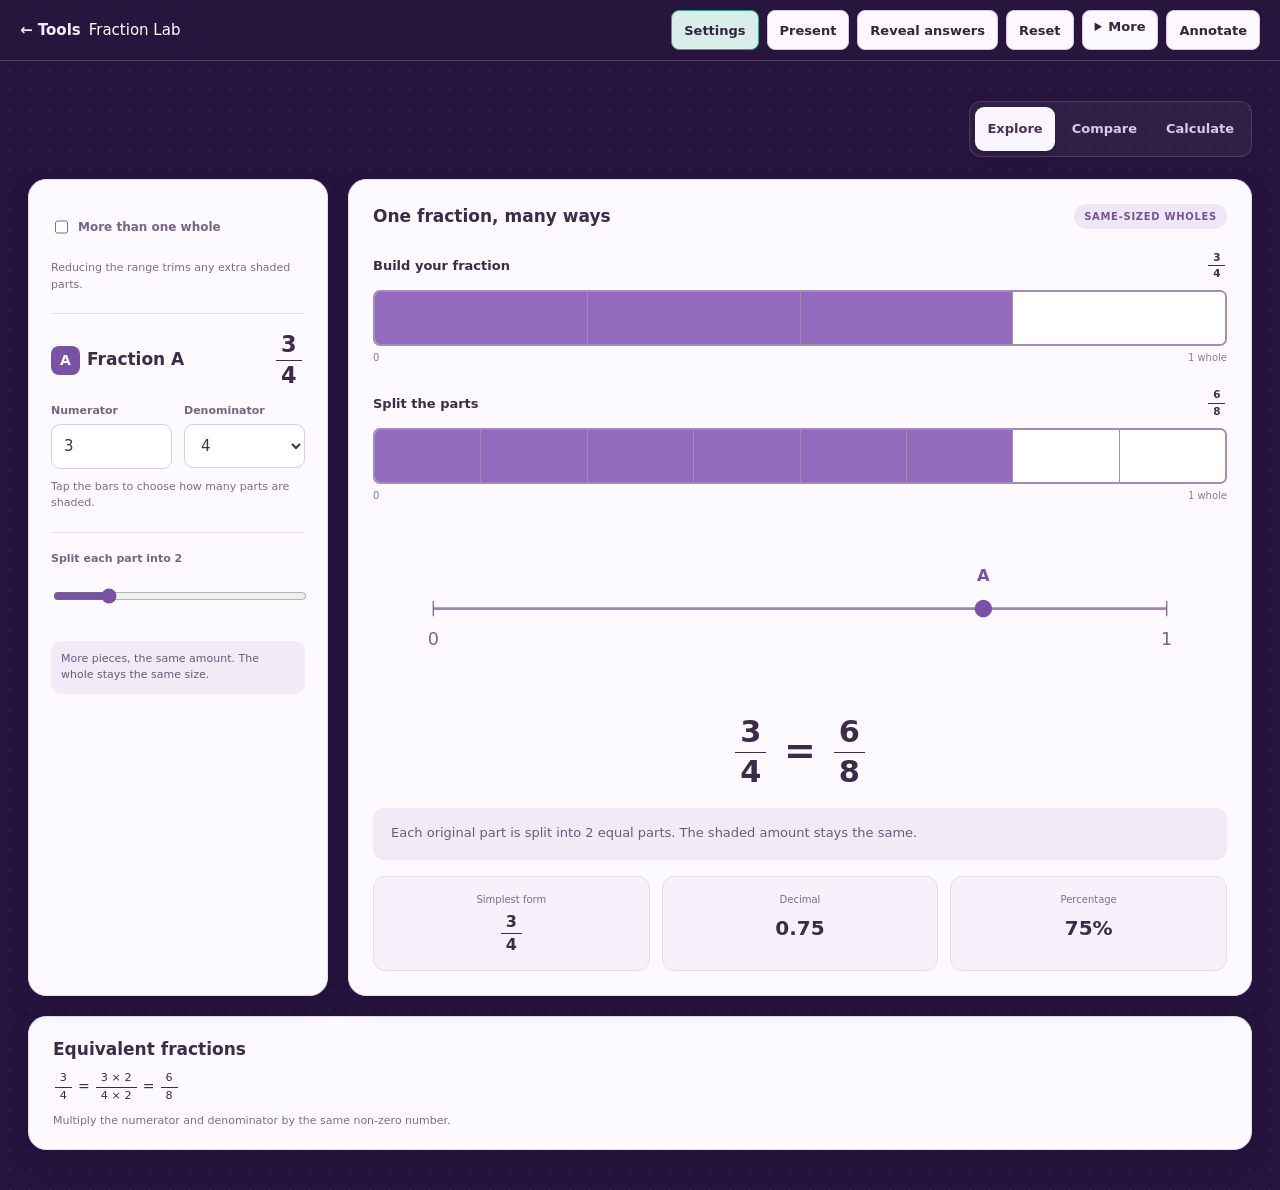
<file: docs/fraction-lab/index.html>
<!doctype html><html lang="en"><head><meta charset="utf-8"><meta name="viewport" content="width=device-width,initial-scale=1"><title>Fraction Lab · Mr Day’s maths tools</title><meta name="description" content="Build, compare and calculate fractions with interactive bars, number lines and area models."><style>
*{box-sizing:border-box}body{margin:0;color:#fcf8ff;background:#26143e radial-gradient(#ba9bd31b 1px,transparent 1px);background-size:20px 20px;font:15px/1.5 system-ui,sans-serif}button,input,select{font:inherit}button,select,input{border:1px solid #d9cce5;border-radius:9px;padding:10px 12px;background:#fff;color:#41304e}button{cursor:pointer;font-weight:650;transition:background .15s,transform .15s}button:hover{background:#eee4f8;transform:translateY(-1px)}button:active{transform:translateY(1px)}button:focus-visible,input:focus-visible,select:focus-visible,a:focus-visible{outline:3px solid #d9a545;outline-offset:3px}button:disabled{opacity:.45;cursor:default}header{max-width:1500px;margin:auto;padding:20px 28px;display:flex;align-items:center;justify-content:space-between;border-bottom:1px solid #ffffff20}.brand{font-size:21px;font-weight:750;letter-spacing:-.5px}.brand span{color:#e6bb68}header a{font-size:13px;text-decoration:none;color:#d6c0ec}main{max-width:1500px;margin:auto;padding:24px 28px 40px}.top{display:flex;justify-content:space-between;align-items:center;gap:18px;margin-bottom:22px}.eyebrow{font-size:10px;letter-spacing:2px;color:#c4a8df;font-weight:750}h1{font-size:30px;letter-spacing:-1px;margin:4px 0 0}h2{font-size:17px;margin:0}p{margin:0}.tabs{display:flex;gap:5px;padding:5px;background:#ffffff0d;border:1px solid #ffffff20;border-radius:12px}.tabs button{border:0;color:#dcc7ef;background:none;font-size:13px}.tabs button[aria-pressed=true]{background:#faf6ff;color:#4a315c;box-shadow:0 3px 10px #13051e30}.layout{display:grid;grid-template-columns:300px minmax(0,1fr);gap:20px}.panel{background:#fcf9ff;border:1px solid #e6dced;border-radius:18px;color:#3c2c49;box-shadow:0 10px 24px #0c041e25}.controls{padding:22px}.section{border-top:1px solid #e8deef;margin-top:20px;padding-top:18px}.section:first-child{border:0;margin:0;padding:0}.sectionhead{display:flex;align-items:center;justify-content:space-between;gap:10px}.letter{display:inline-grid;place-items:center;background:#7952a5;color:white;border-radius:8px;width:29px;height:29px;font-size:14px;margin-right:7px}.letter.b{background:#16877b}.inputs{display:grid;grid-template-columns:1fr 1fr;gap:12px;margin-top:14px}label{display:block;font-size:11px;color:#796486;font-weight:650;margin-bottom:5px}input[type=number],select{width:100%;min-width:0}input[type=range]{width:100%;padding:0;accent-color:#7952a5}.small{font-size:11px;color:#806c8f}.value{font-size:28px;font-weight:700;line-height:1}.frac{display:inline-flex;flex-direction:column;vertical-align:middle;text-align:center;line-height:1.15;font-size:.8em;margin:0 .15em}.frac span:first-child{border-bottom:1.5px solid;padding:0 5px 2px}.frac span:last-child{padding-top:2px}.mini{font-size:11px;padding:5px 8px}.primary{background:#e7433d;border-color:#e7433d;color:white;box-shadow:0 4px 0 #b52d30;width:100%;margin-top:18px}.primary:hover{background:#d83532}.stage{padding:24px;min-width:0}.stagehead{display:flex;justify-content:space-between;align-items:center;gap:12px}.pill{font-size:10px;font-weight:750;letter-spacing:.7px;color:#79538f;background:#efe7f7;border-radius:20px;padding:5px 10px}.canvas{margin-top:22px;min-height:315px}.barset{margin:16px 0 24px}.barlabel{display:flex;align-items:center;justify-content:space-between;gap:10px;margin-bottom:10px;font-size:13px;font-weight:650}.barrow{display:grid;grid-template-columns:repeat(auto-fit,minmax(min(240px,100%),1fr));gap:12px;align-items:stretch}.wholeitem{min-width:0}.wholecaption{font-size:10px;color:#8d7b9a;display:flex;justify-content:space-between;margin-top:4px}.rangecontrol{grid-column:1/-1}.whole{display:flex;flex:1;height:56px;border:2px solid #a58aba;border-radius:7px;overflow:hidden;background:#fff;min-width:0}.piece{padding:0;border:0;border-right:1px solid #a58aba;border-radius:0;flex:1;min-width:0;background:#fff;transform:none!important}.piece:last-child{border-right:0}.piece.filled{background:#946abc}.piece.b.filled{background:#42a99e}.piece:hover{box-shadow:inset 0 0 0 2px #e4ba5a}.whole.static .piece{cursor:default}.barcaption{display:flex;justify-content:space-between;margin-top:5px;color:#8d7b9a;font-size:10px}.equation{text-align:center;font-size:clamp(25px,3vw,38px);font-weight:700;min-height:65px;margin:18px 0}.hint{border-radius:11px;background:#f1eaf7;padding:15px 18px;color:#6f577f;font-size:13px;min-height:52px}.representations{display:grid;grid-template-columns:repeat(3,1fr);gap:12px;margin-top:16px}.rep{background:#f7f1fb;border:1px solid #e7dced;padding:15px;border-radius:12px;text-align:center}.rep small{display:block;color:#806c90;font-size:10px;margin-bottom:6px}.rep strong{font-size:20px}.controls .hint{font-size:11px;padding:10px;margin-top:16px}.work{padding:20px 24px;margin-top:20px}.work p{margin-top:10px;font-size:14px}.work .small{font-size:11px}.svg{display:block;width:100%;height:auto;max-height:300px;font-family:system-ui,sans-serif}.error{min-height:20px;color:#b02537;font-size:12px;margin-top:12px}.footer{font-size:11px;color:#bfa7d2;margin-top:20px}.check{display:flex;gap:7px;align-items:center;margin-top:16px;font-size:12px}.check label{margin:0}.check input{accent-color:#7952a5}.legend{display:flex;justify-content:center;gap:16px;font-size:11px;color:#7e678f}.dot{display:inline-block;width:10px;height:10px;margin-right:5px;border-radius:3px}.muted{color:#887294}.resultfade{animation:appear .4s ease}@keyframes appear{from{opacity:0;transform:translateY(8px)}to{opacity:1;transform:translateY(0)}}[hidden]{display:none!important}@media(max-width:900px){.layout{grid-template-columns:250px minmax(0,1fr)}.controls,.stage{padding:18px}.top{flex-wrap:wrap}.whole{height:47px}}@media(max-width:660px){header,main{padding-left:16px;padding-right:16px}.top{gap:15px}h1{font-size:27px}.tabs{width:100%}.tabs button{flex:1;padding:9px 6px}.layout{grid-template-columns:1fr}.controls{display:grid;grid-template-columns:1fr 1fr;gap:16px}.section,.section:first-child{border:0;padding:0;margin:0}.controls>.section:last-child{grid-column:1/-1}.inputs{gap:8px}.representations{gap:6px}.rep{padding:12px 6px}.rep strong{font-size:17px}.stage{padding:18px}.barrow{gap:6px}.whole{height:45px}.canvas{min-height:0}.work{padding:18px}.brand{font-size:18px}.stagehead{align-items:flex-start}}@media(prefers-reduced-motion:reduce){*{animation:none!important;transition:none!important}}
</style></head><body><header><div class="brand"><span>▥</span> Fraction Lab</div><a href="../">← All maths tools</a></header><main><div class="top"><div><div class="eyebrow">NUMBER · PARTS THAT MAKE SENSE</div><h1>See the parts. Make the connection.</h1></div><nav class="tabs" aria-label="Activity"><button data-mode="explore" aria-pressed="true">Explore</button><button data-mode="compare" aria-pressed="false">Compare</button><button data-mode="calculate" aria-pressed="false">Calculate</button></nav></div><div class="layout"><aside class="panel controls"><section class="section rangecontrol"><label class="check" style="margin:0"><input type="checkbox" id="multiple">More than one whole</label><div id="wholeControl" hidden style="margin-top:12px"><label for="wholes">Number of wholes</label><select id="wholes"><option value="1">1</option><option value="2" selected>2</option><option value="3">3</option><option value="4">4</option><option value="5">5</option><option value="6">6</option><option value="7">7</option><option value="8">8</option><option value="9">9</option><option value="10">10</option></select></div><p class="small" style="margin-top:8px">Reducing the range trims any extra shaded parts.</p></section><section class="section"><div class="sectionhead"><h2><span class="letter">A</span>Fraction A</h2><span class="value" id="aval"></span></div><div class="inputs"><div><label for="an">Numerator</label><input type="number" id="an" min="0" max="4" step="1" value="3"></div><div><label for="ad">Denominator</label><select id="ad"></select></div></div><p class="small" style="margin-top:10px">Tap the bars to choose how many parts are shaded.</p></section><section class="section" id="bcontrol" hidden><div class="sectionhead"><h2><span class="letter b">B</span>Fraction B</h2><span class="value" id="bval"></span></div><div class="inputs"><div><label for="bn">Numerator</label><input type="number" id="bn" min="0" max="3" step="1" value="2"></div><div><label for="bd">Denominator</label><select id="bd"></select></div></div><button class="mini" id="swap" style="margin-top:12px">Swap A and B ⇄</button></section><section class="section"><div id="equivControl"><label for="factor">Split each part into <span id="factorLabel">2</span></label><input id="factor" type="range" min="1" max="6" step="1" value="2"><p class="hint">More pieces, the same amount. The whole stays the same size.</p></div><div id="compareControl" hidden><div class="check"><input id="common" type="checkbox"><label for="common">Show common-sized parts</label></div><p class="hint">Both bars use the same-sized whole. Compare the amount shaded.</p></div><div id="calcControl" hidden><label for="op">Operation</label><select id="op"><option value="add">Add +</option><option value="subtract">Subtract −</option><option value="multiply">Multiply ×</option><option value="divide">Divide ÷</option></select></div><button id="reveal" class="primary" hidden>Reveal comparison</button><button id="reset" style="width:100%;margin-top:16px">Reset</button><p id="error" class="error" role="alert"></p></section></aside><section class="panel stage"><div class="stagehead"><h2 id="viewTitle">One fraction, many ways</h2><span class="pill" id="badge">SAME-SIZED WHOLES</span></div><div class="canvas" id="canvas"></div><div id="answer" class="equation" aria-live="polite"></div><p id="explain" class="hint"></p><div id="reps" class="representations"></div></section></div><section class="panel work"><h2 id="worktitle">Make a connection</h2><div id="working"></div></section><div class="footer">Mr Day’s maths tools · Silent, browser-based exploration</div></main><script src="engine.js"></script><script src="app.js"></script><script src="../classroom.js?v=20261104-refresh"></script><script src="../classroom-extras.js?v=20261104"></script><script src="../maths-notation.js?v=20261104"></script></body></html>
</file>
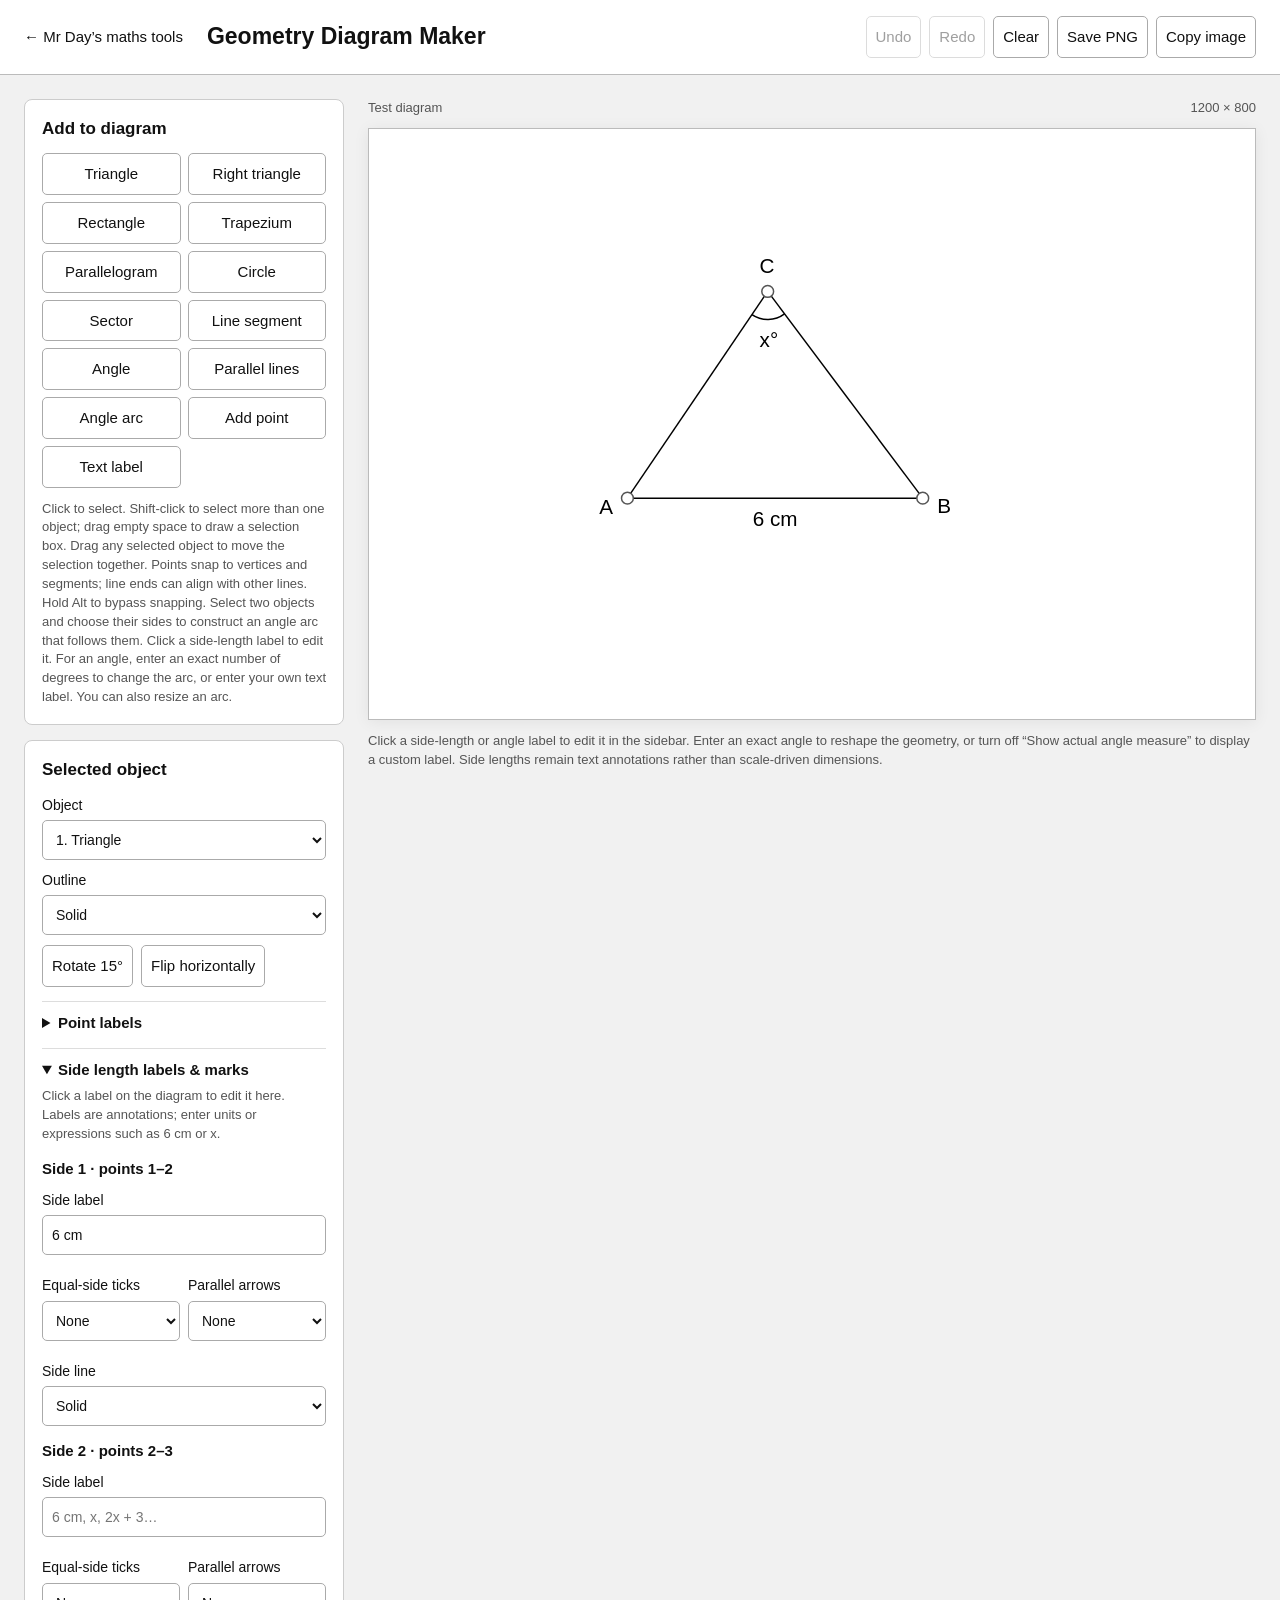
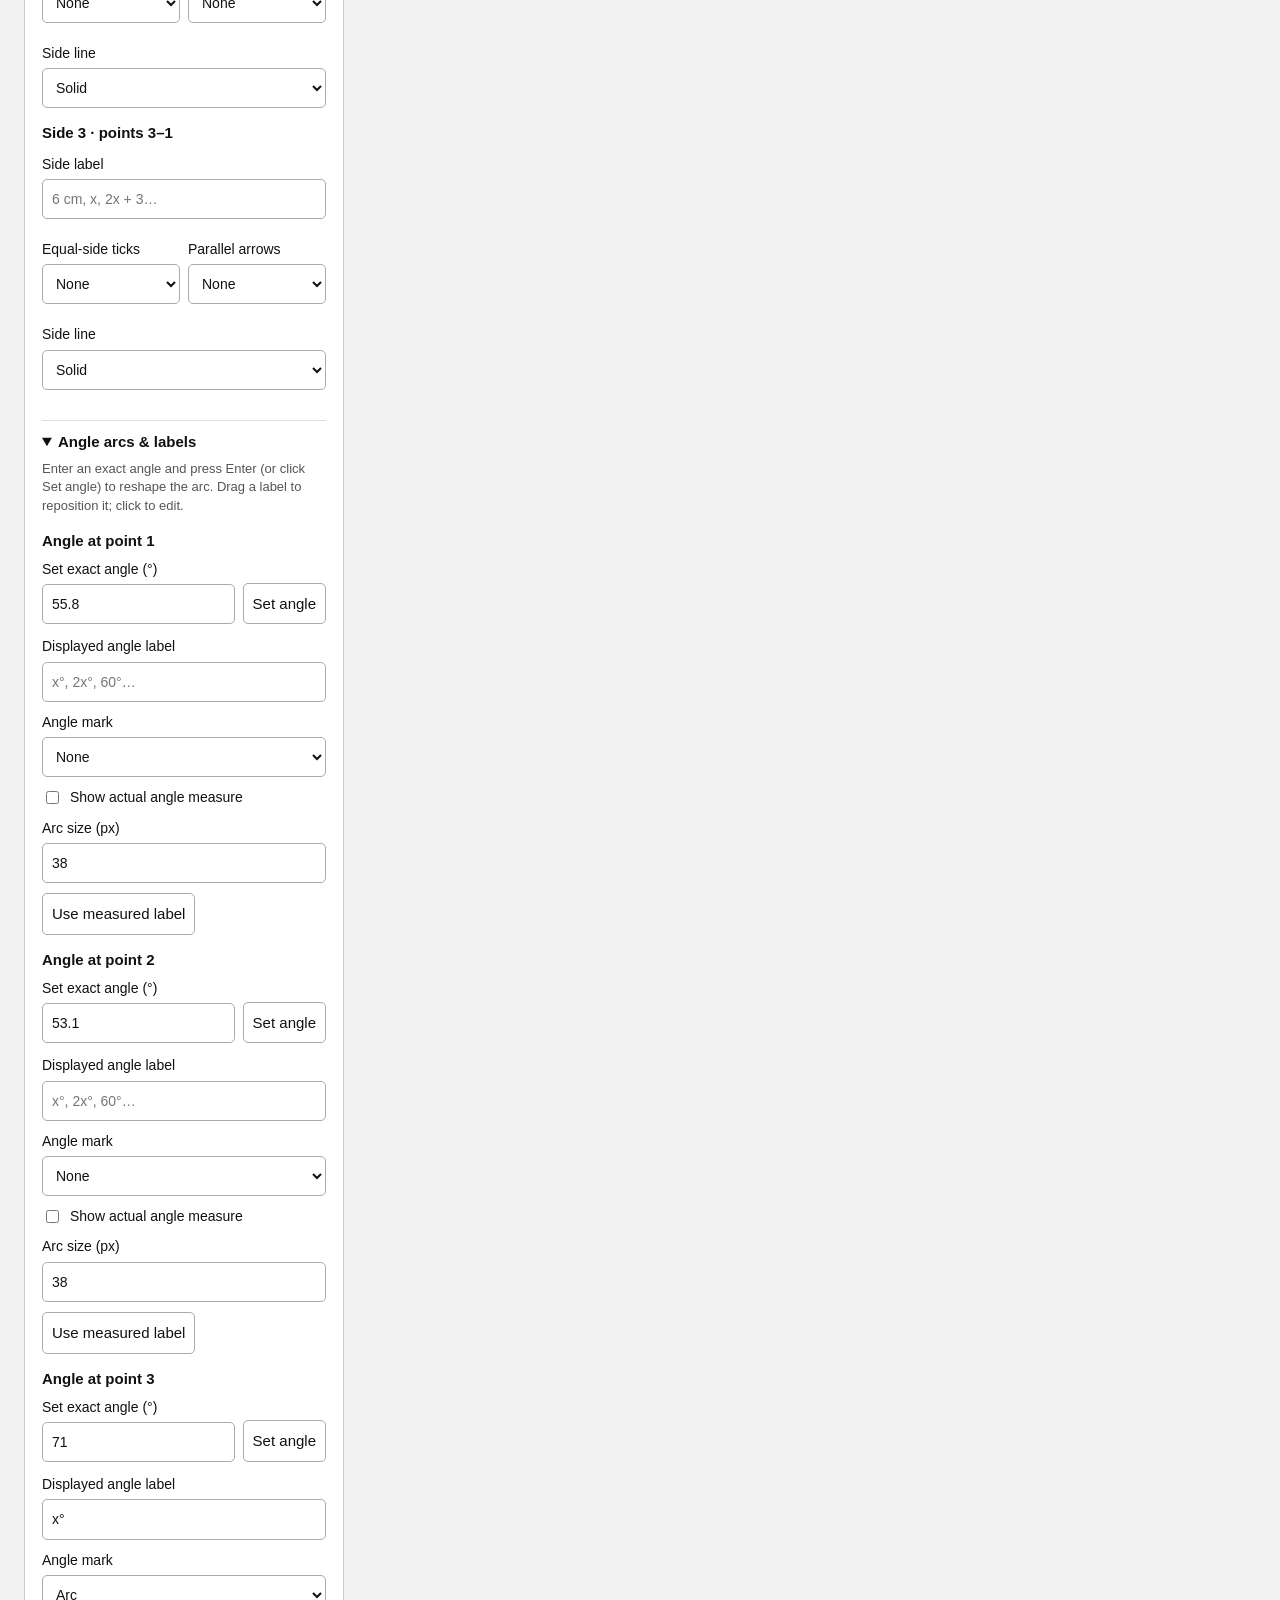
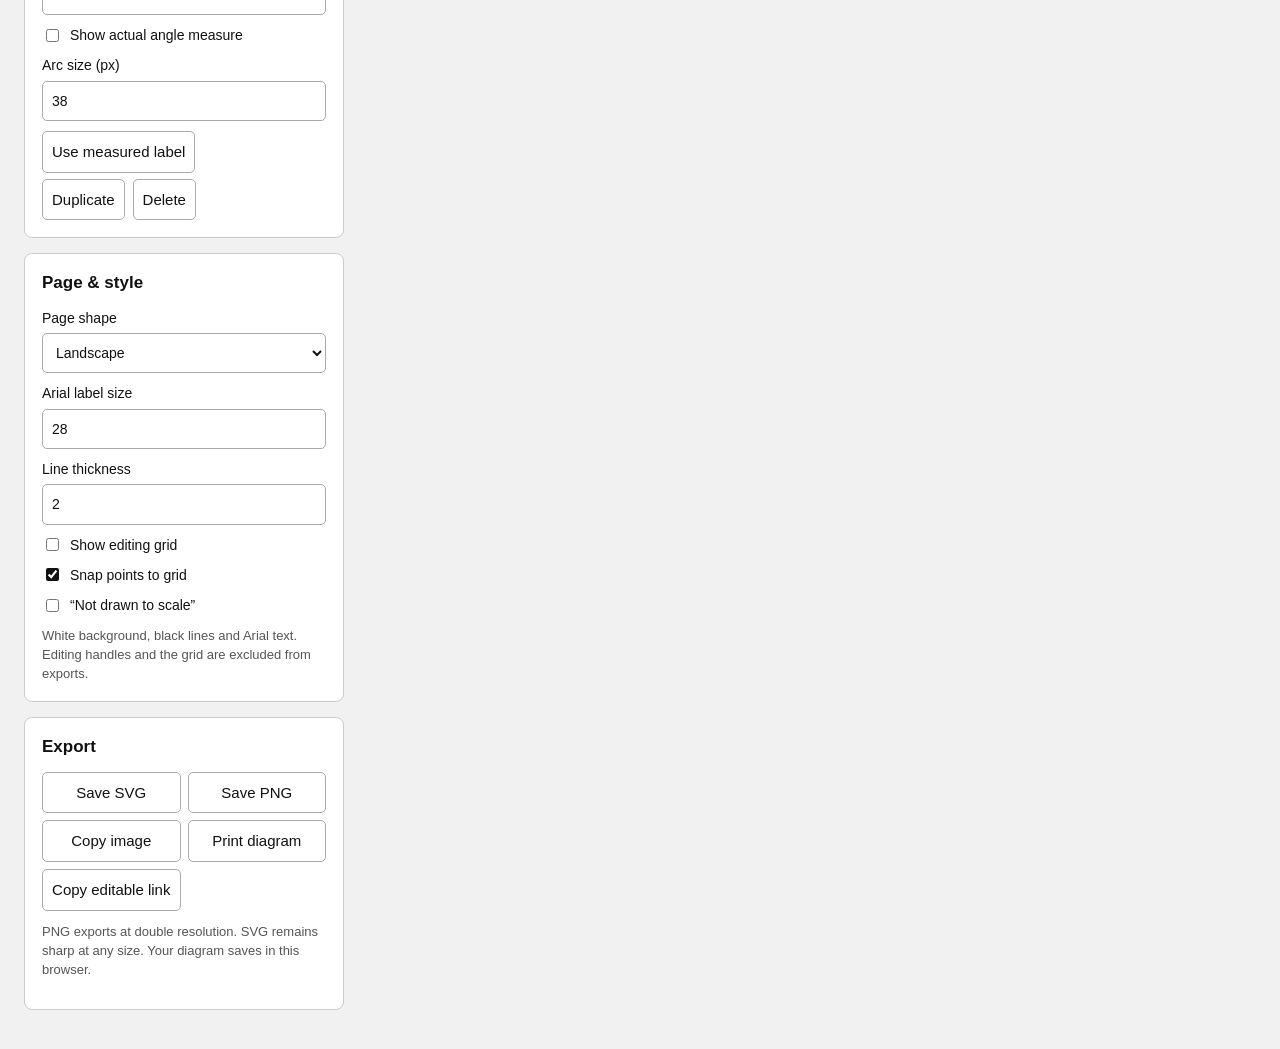
<file: docs/geometry-maker/index.html>
<!doctype html><html lang="en"><head><meta charset="utf-8"><meta name="viewport" content="width=device-width,initial-scale=1"><title>Geometry Diagram Maker · Mr Day’s maths tools</title><link rel="stylesheet" href="style.css?v=20261105-angle-edit"></head><body>
<header><a href="../">← Mr Day’s maths tools</a><h1>Geometry Diagram Maker</h1><div class="actions"><button id="undo" disabled>Undo</button><button id="redo" disabled>Redo</button><button id="clear">Clear</button><button id="quickPNG">Save PNG</button><button id="quickCopy">Copy image</button></div></header>
<main><aside><section><h2>Add to diagram</h2><div class="tools" id="tools"></div><p class="hint">Click to select. Shift-click to select more than one object; drag empty space to draw a selection box. Drag any selected object to move the selection together. Points snap to vertices and segments; line ends can align with other lines. Hold Alt to bypass snapping. Select two objects and choose their sides to construct an angle arc that follows them. Click a side-length label to edit it. For an angle, enter an exact number of degrees to change the arc, or enter your own text label. You can also resize an arc.</p></section>
<section id="selection"><h2>Selected object</h2><label>Object<select id="objects"></select></label><div id="editor"></div><div class="actions"><button id="duplicate">Duplicate</button><button id="delete">Delete</button></div></section>
<section><h2>Page &amp; style</h2><label>Page shape<select id="page"><option value="landscape">Landscape</option><option value="portrait">Portrait</option><option value="square">Square</option></select></label><label>Arial label size<input id="fontSize" type="number" min="12" max="60" value="28"></label><label>Line thickness<input id="lineWidth" type="number" min="1" max="6" step="0.5" value="2"></label><label class="check"><input id="grid" type="checkbox"> Show editing grid</label><label class="check"><input id="snap" type="checkbox" checked> Snap points to grid</label><label class="check"><input id="nts" type="checkbox"> “Not drawn to scale”</label><p class="hint">White background, black lines and Arial text. Editing handles and the grid are excluded from exports.</p></section>
<section><h2>Export</h2><div class="tools"><button id="svgExport">Save SVG</button><button id="pngExport">Save PNG</button><button id="copy">Copy image</button><button id="print">Print diagram</button><button id="share">Copy editable link</button></div><p class="hint">PNG exports at double resolution. SVG remains sharp at any size. Your diagram saves in this browser.</p><p id="status" role="status"></p></section></aside>
<div class="workspace"><div class="canvas-head"><span>Test diagram</span><span id="size"></span></div><div id="canvas"></div><p class="hint">Click a side-length or angle label to edit it in the sidebar. Enter an exact angle to reshape the geometry, or turn off “Show actual angle measure” to display a custom label. Side lengths remain text annotations rather than scale-driven dimensions.</p></div></main>
<script src="model.js?v=20261105-angle-edit"></script><script src="app.js?v=20261105-angle-edit"></script></body></html>
</file>
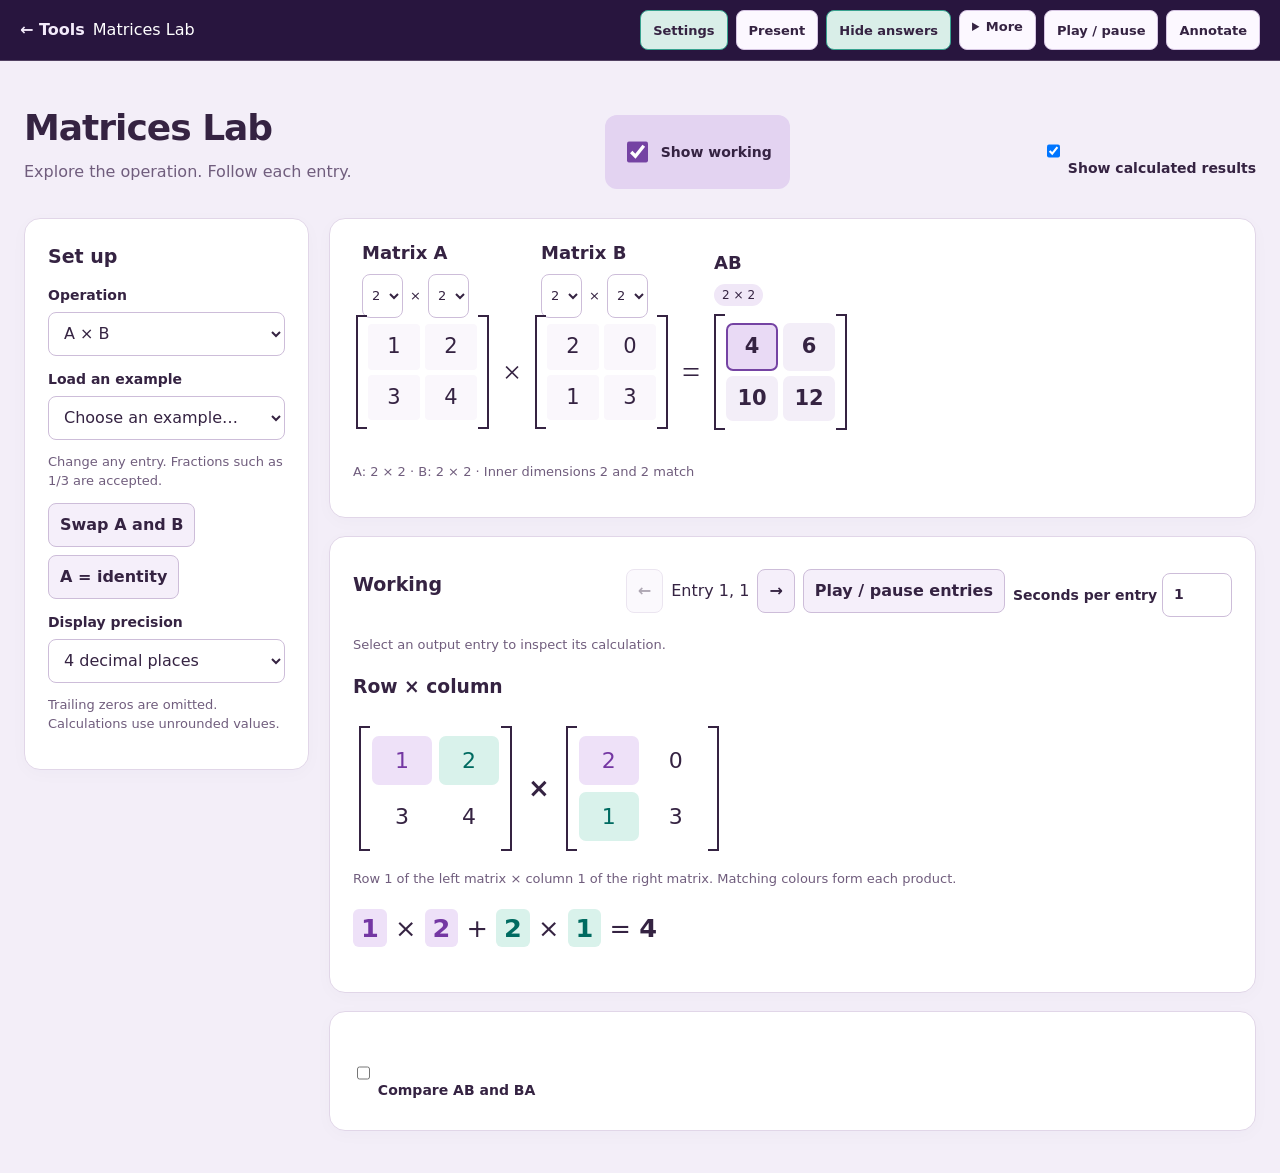
<file: docs/matrices-lab/index.html>
<!doctype html><html lang="en"><head><meta charset="utf-8"><meta name="viewport" content="width=device-width,initial-scale=1"><title>Matrices Lab · Mr Day’s maths tools</title><link rel="stylesheet" href="style.css"></head><body>
<header><a href="../">← Mr Day’s maths tools</a><span>Applications · Specialist</span><button id="fullscreen">Full screen</button></header>
<main><div class="heading"><div><h1>Matrices Lab</h1><p>Explore the operation. Follow each entry.</p></div><label class="switch"><input type="checkbox" id="working" checked> Show working</label></div>
<div class="layout"><aside><section class="panel"><h2>Set up</h2><label for="operation">Operation</label><select id="operation"><optgroup label="Matrix arithmetic"><option value="multiply">A × B</option><option value="add">A + B</option><option value="subtract">A − B</option><option value="scale">kA</option><option value="transpose">Transpose Aᵀ</option><option value="power">Power Aⁿ</option></optgroup><optgroup label="Specialist"><option value="determinant">Determinant det(A)</option><option value="inverse">Inverse A⁻¹</option><option value="solve">Solve AX = B</option><option value="transform">Transformation AB</option></optgroup><optgroup label="Applications"><option value="transition">Transition AⁿB</option></optgroup></select>
<div id="scalarWrap" hidden><label for="scalar">Scalar k</label><input id="scalar" value="2" inputmode="decimal"></div><div id="powerWrap" hidden><label for="power">Power / number of steps n</label><input id="power" type="number" min="0" max="20" step="1" value="2"></div>
<label for="example">Load an example</label><select id="example"><option value="">Choose an example…</option><option value="sales">Applications · canteen sales</option><option value="travel">Applications · travel choices</option><option value="equations">Specialist · simultaneous equations</option><option value="rotate">Specialist · 90° rotation</option><option value="shear">Specialist · shear</option><option value="inverse">Specialist · 3 × 3 inverse</option></select><p id="context" class="hint">Change any entry. Fractions such as 1/3 are accepted.</p>
<div class="actions"><button id="swap">Swap A and B</button><button id="identity">A = identity</button></div><label for="precision">Display precision</label><select id="precision"><option value="2">2 decimal places</option><option value="4" selected>4 decimal places</option><option value="6">6 decimal places</option></select><p class="hint">Trailing zeros are omitted. Calculations use unrounded values.</p></section></aside>
<div class="workspace"><section class="panel equation-panel"><div class="matrix-equation" aria-label="Matrix calculation"><span id="aPrefix" class="operation-symbol" hidden></span><div class="operand"><div id="editA"></div><sup id="aSuffix" hidden></sup></div><span id="operationSymbol" class="operation-symbol">×</span><div id="editB" class="operand"></div><span id="equalsSymbol" class="operation-symbol">=</span><div class="operand result-operand"><div class="result-heading"><h2 id="resultTitle">AB</h2><span id="order" class="badge"></span></div><div id="output" aria-live="polite"></div></div></div><p id="dimensions" class="hint"></p><div id="error" role="alert" hidden></div><div id="diagram"></div></section>
<section id="workPanel" class="panel"><div class="result-heading"><h2>Working</h2><div class="actions"><button id="previous" aria-label="Previous output entry">←</button><span id="cellPosition"></span><button id="next" aria-label="Next output entry">→</button></div></div><p id="workHint" class="hint">Select an output entry to inspect its calculation.</p><div id="workingContent"></div></section></div></div></main><script src="engine.js"></script><script src="app.js"></script><script src="teaching.js?v=20261104"></script><script src="../classroom.js?v=20261104-refresh"></script><script src="../classroom-extras.js?v=20261104"></script><script src="../maths-notation.js?v=20261104"></script></body></html>
</file>
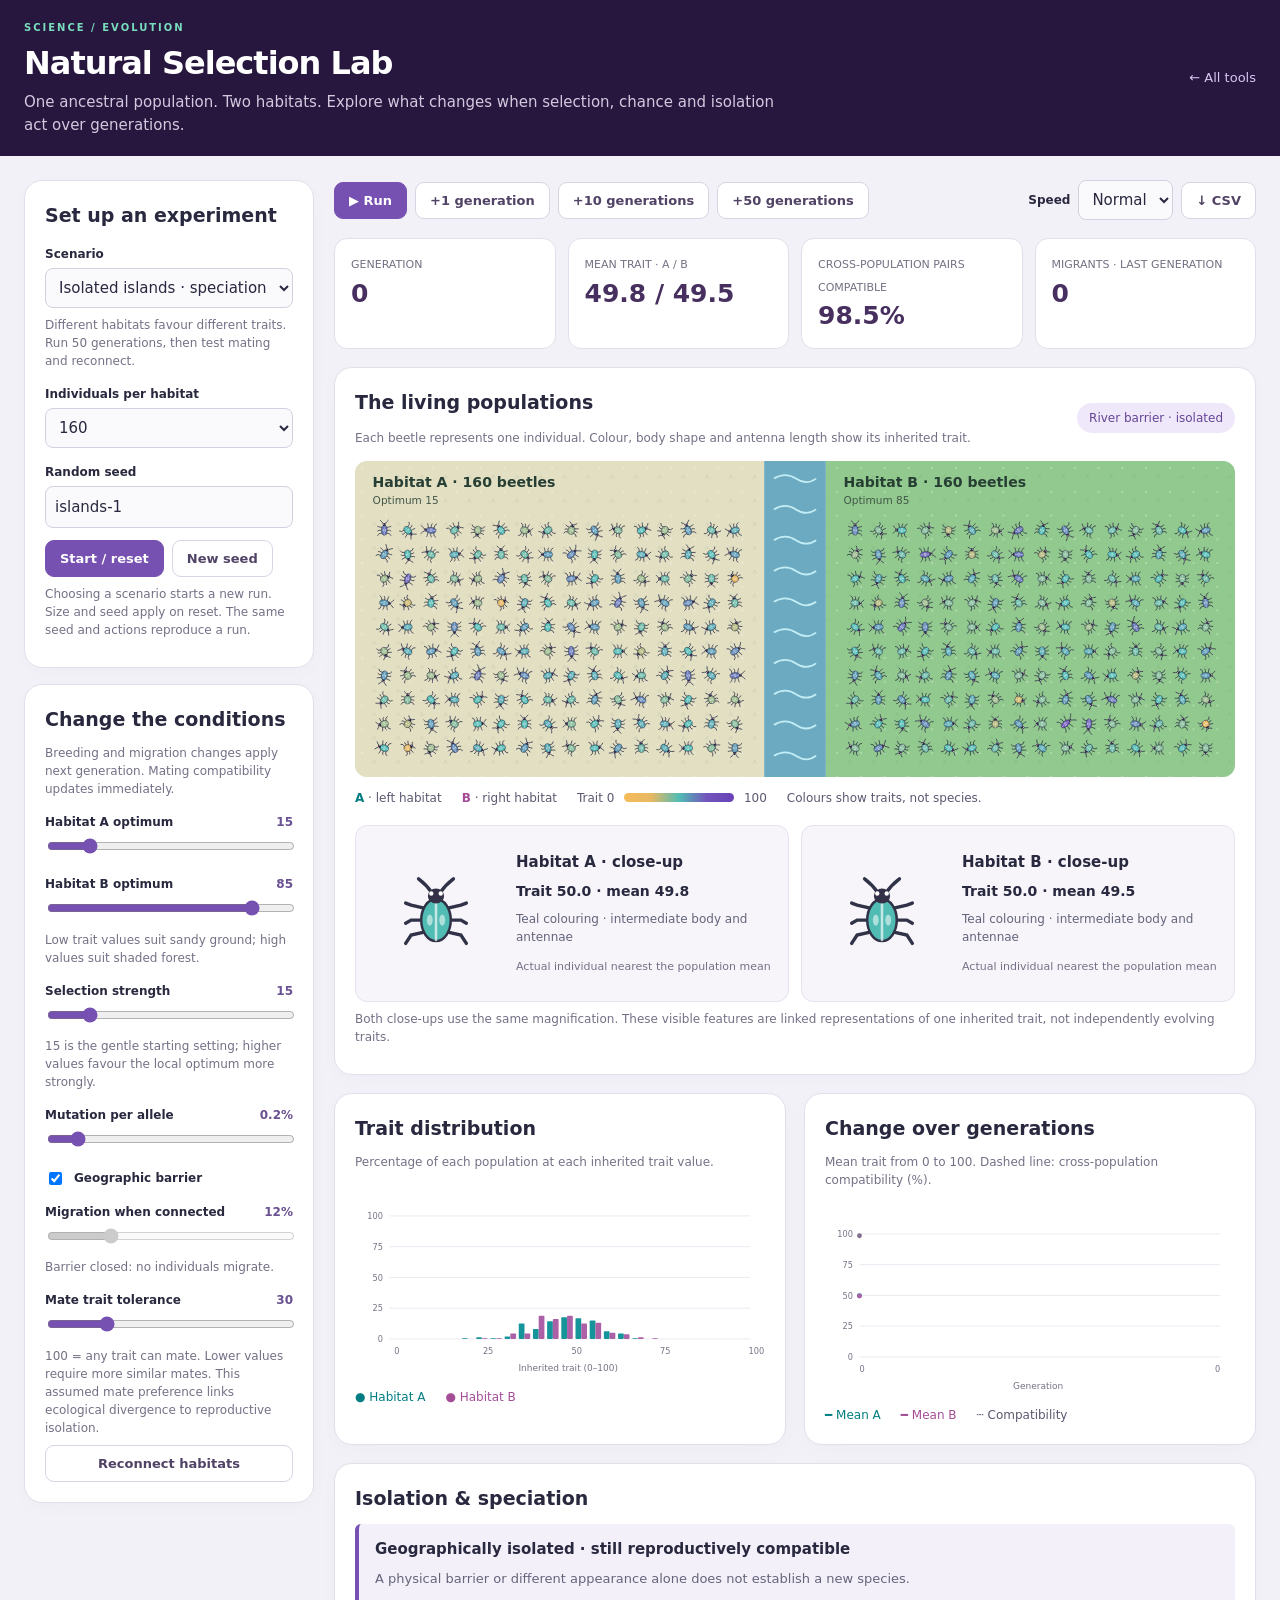
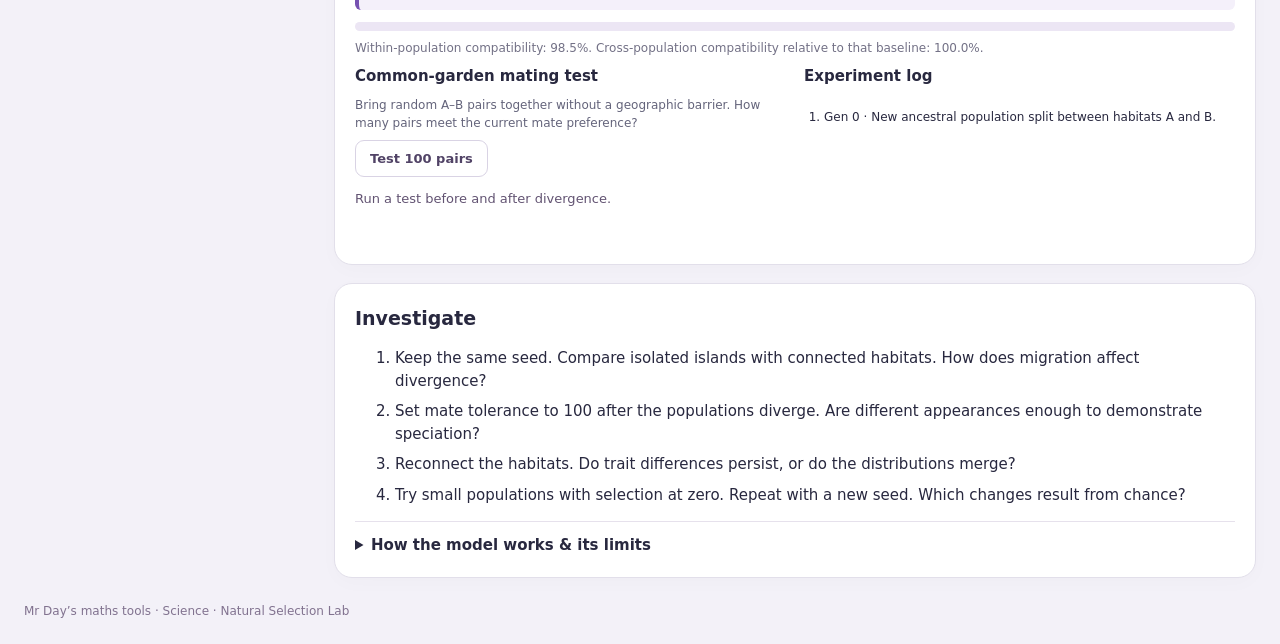
<file: docs/natural-selection-lab/index.html>
<!doctype html><html lang="en"><head><meta charset="utf-8"><meta name="viewport" content="width=device-width,initial-scale=1"><meta name="description" content="Explore natural selection, gene flow, isolation and speciation in an interactive classroom lab."><title>Natural Selection Lab · Mr Day’s maths tools</title><style>
*{box-sizing:border-box}body{margin:0;background:#f3f1f8;color:#28283f;font:15px/1.5 system-ui,sans-serif}header{background:#27163e;color:#fff;padding:20px max(24px,calc((100vw - 1440px)/2));display:flex;justify-content:space-between;gap:20px;align-items:center}header a{color:#d8c6f4;text-decoration:none;font-size:13px}.tag{font-size:10px;letter-spacing:2px;color:#79ddbd;font-weight:800}h1{font-size:32px;letter-spacing:-1px;margin:4px 0}h2{font-size:19px;margin:0 0 10px}h3{font-size:15px;margin:0 0 8px}p{margin:8px 0;color:#64647b}.intro{color:#d3c9df;margin:0;max-width:760px}main{max-width:1488px;margin:auto;padding:24px;display:grid;grid-template-columns:290px 1fr;gap:20px}.panel{background:white;border:1px solid #e2dfea;border-radius:18px;padding:20px;box-shadow:0 5px 20px #29213c05}.sidebar{display:flex;flex-direction:column;gap:16px}.content{min-width:0;display:flex;flex-direction:column;gap:18px}label{display:block;font-size:12px;font-weight:700;margin:15px 0 5px}select,input[type=text],input[type=number]{width:100%;font:inherit;padding:9px;border:1px solid #d4d0df;border-radius:8px;background:#faf9fc;color:#28283f}input[type=range]{width:100%;accent-color:#7651b1}output{float:right;color:#695192}.hint{font-size:12px;color:#737186}.controls{display:flex;gap:8px;flex-wrap:wrap;align-items:center}button{font:600 13px system-ui;cursor:pointer;border:1px solid #d9d3e4;background:white;color:#514366;border-radius:9px;padding:10px 14px}button:hover{background:#f2edf8}.primary{background:#7651b1;border-color:#7651b1;color:white}.primary:hover{background:#604098}.danger{color:#b04a48}button:disabled{opacity:.5;cursor:default}button:focus-visible,a:focus-visible,input:focus-visible,select:focus-visible,summary:focus-visible{outline:3px solid #e6a936;outline-offset:3px}.statrow{display:grid;grid-template-columns:repeat(4,1fr);gap:12px}.stat{padding:13px 16px;border-radius:13px;background:#fff;border:1px solid #e2dfea}.stat b{font-size:25px;display:block;color:#47305f}.stat span{font-size:11px;color:#747083}.worldtop{display:flex;justify-content:space-between;gap:12px;margin-bottom:12px;align-items:center}.badge{background:#eee8fa;border-radius:20px;padding:6px 12px;font-size:12px;color:#654494}.map{width:100%;display:block;border-radius:12px;background:#eaf3ed}.legend{display:flex;gap:20px;flex-wrap:wrap;font-size:12px;margin-top:12px;color:#5b5870}.gradient{display:inline-block;width:110px;height:9px;background:linear-gradient(90deg,#f5bb59,#e7b863,#51bcb4,#7255bc,#6841b6);border-radius:10px;margin:0 6px}.split{display:grid;grid-template-columns:1fr 1fr;gap:18px}.chart{width:100%;height:auto;display:block}.status{padding:14px 16px;border-left:4px solid #7651b1;background:#f4f0fa;border-radius:6px;margin:12px 0}.status strong{display:block}.status p{font-size:13px}.meter{height:9px;background:#ece6f4;border-radius:9px;overflow:hidden}.meter i{display:block;height:100%;background:#9062c2}.pillA{color:#007d83}.pillB{color:#a34d96}details{border-top:1px solid #e6e1ec;padding-top:12px;margin-top:14px}summary{cursor:pointer;font-weight:650}li{margin:8px 0}.events{max-height:130px;overflow:auto;font-size:12px;padding-left:20px}.testresult{min-height:55px;margin-top:12px;font-size:13px;color:#625372}.small{font-size:12px}.portraits{display:grid;grid-template-columns:1fr 1fr;gap:12px;margin-top:18px}.portrait{display:flex;align-items:center;gap:10px;background:#f7f5fa;border:1px solid #e8e1ef;border-radius:12px;padding:10px}.portrait svg{width:140px;height:155px;flex-shrink:0}.portrait p{font-size:12px}.portrait strong{display:block;font-size:14px}.portrait .hint{font-size:11px}@media(max-width:1100px){.portrait{flex-direction:column;text-align:center}.portrait svg{height:135px}}@media(max-width:420px){.portraits{grid-template-columns:1fr}}.wide{width:100%}.check{display:flex;gap:9px;align-items:center}footer{max-width:1440px;margin:0 auto;padding:0 24px 24px;color:#81728f;font-size:12px}a{color:#674399}@media(max-width:1000px){main{grid-template-columns:250px 1fr}.split{grid-template-columns:1fr}.statrow{grid-template-columns:repeat(2,1fr)}}@media(max-width:700px){main{grid-template-columns:1fr;padding:12px}.sidebar{display:grid;grid-template-columns:1fr}.statrow{grid-template-columns:repeat(2,1fr)}header{padding:18px;display:block}header a{display:block;margin-bottom:12px}h1{font-size:27px}.worldtop{align-items:flex-start;flex-direction:column}}@media print{header a,.sidebar,.controls,button{display:none}main{display:block}.panel,.stat{break-inside:avoid;box-shadow:none}.content{gap:12px}}
</style></head><body><header><div><div class="tag">SCIENCE / EVOLUTION</div><h1>Natural Selection Lab</h1><p class="intro">One ancestral population. Two habitats. Explore what changes when selection, chance and isolation act over generations.</p></div><a href="../">← All tools</a></header><main><aside class="sidebar"><section class="panel"><h2>Set up an experiment</h2><label for="preset">Scenario</label><select id="preset"><option value="islands">Isolated islands · speciation</option><option value="flow">Connected habitats · gene flow</option><option value="selection">Environmental change · selection</option><option value="drift">Small populations · drift</option><option value="control">Same habitat · control</option></select><p id="scenarioNote" class="hint"></p><label for="size">Individuals per habitat</label><select id="size"><option>30</option><option>80</option><option selected>160</option><option>300</option></select><label for="seed">Random seed</label><input id="seed" type="text" value="islands-1" maxlength="60"><div class="controls" style="margin-top:12px"><button id="reset" class="primary">Start / reset</button><button id="newseed">New seed</button></div><p class="hint">Choosing a scenario starts a new run. Size and seed apply on reset. The same seed and actions reproduce a run.</p></section><section class="panel"><h2>Change the conditions</h2><p class="hint">Breeding and migration changes apply next generation. Mating compatibility updates immediately.</p><label for="envA">Habitat A optimum <output id="envAout"></output></label><input id="envA" type="range" min="0" max="100" value="15"><label for="envB">Habitat B optimum <output id="envBout"></output></label><input id="envB" type="range" min="0" max="100" value="85"><p class="hint">Low trait values suit sandy ground; high values suit shaded forest.</p><label for="selection">Selection strength <output id="selectionout"></output></label><input id="selection" type="range" min="0" max="100" value="15"><p class="hint">15 is the gentle starting setting; higher values favour the local optimum more strongly.</p><label for="mutation">Mutation per allele <output id="mutationout"></output></label><input id="mutation" type="range" min="0" max="20" value="2"><label class="check"><input id="barrier" type="checkbox" checked> Geographic barrier</label><label for="migration">Migration when connected <output id="migrationout"></output></label><input id="migration" type="range" min="0" max="50" value="12"><p id="migrationNote" class="hint"></p><label for="tolerance">Mate trait tolerance <output id="toleranceout"></output></label><input id="tolerance" type="range" min="10" max="100" value="30"><p class="hint">100 = any trait can mate. Lower values require more similar mates. This assumed mate preference links ecological divergence to reproductive isolation.</p><button id="reconnect" class="wide">Reconnect habitats</button></section></aside><div class="content"><div class="controls"><button id="play" class="primary">▶ Run</button><button id="step">+1 generation</button><button id="ten">+10 generations</button><button id="fifty">+50 generations</button><label for="speed" style="margin:0 0 0 auto">Speed</label><select id="speed" style="width:auto"><option value="500">Slow</option><option value="180" selected>Normal</option><option value="60">Fast</option></select><button id="csv">↓ CSV</button></div><div class="statrow"><div class="stat"><span>GENERATION</span><b id="generation">0</b></div><div class="stat"><span>MEAN TRAIT · A / B</span><b id="means">50 / 50</b></div><div class="stat"><span>CROSS-POPULATION PAIRS COMPATIBLE</span><b id="compat">100%</b></div><div class="stat"><span>MIGRANTS · LAST GENERATION</span><b id="migrants">0</b></div></div><section class="panel"><div class="worldtop"><div><h2>The living populations</h2><span class="hint">Each beetle represents one individual. Colour, body shape and antenna length show its inherited trait.</span></div><span id="barrierBadge" class="badge"></span></div><svg id="world" class="map" viewBox="0 0 1000 360" role="img" aria-label="Two habitats populated by coloured beetles"></svg><div class="legend"><span><b class="pillA">A</b> · left habitat</span><span><b class="pillB">B</b> · right habitat</span><span>Trait 0 <i class="gradient"></i> 100</span><span>Colours show traits, not species.</span></div><div class="portraits"><div class="portrait"><svg id="portrait0" viewBox="0 0 180 165" role="img" aria-label="Enlarged typical beetle from habitat A"></svg><div><h3>Habitat A · close-up</h3><strong id="portraitValue0"></strong><p id="portraitText0"></p><span class="hint">Actual individual nearest the population mean</span></div></div><div class="portrait"><svg id="portrait1" viewBox="0 0 180 165" role="img" aria-label="Enlarged typical beetle from habitat B"></svg><div><h3>Habitat B · close-up</h3><strong id="portraitValue1"></strong><p id="portraitText1"></p><span class="hint">Actual individual nearest the population mean</span></div></div></div><p class="hint">Both close-ups use the same magnification. These visible features are linked representations of one inherited trait, not independently evolving traits.</p></section><div class="split"><section class="panel"><h2>Trait distribution</h2><p class="hint">Percentage of each population at each inherited trait value.</p><svg id="hist" class="chart" viewBox="0 0 500 240" role="img" aria-label="Trait frequency histogram"></svg><div class="legend"><span class="pillA">● Habitat A</span><span class="pillB">● Habitat B</span></div></section><section class="panel"><h2>Change over generations</h2><p class="hint">Mean trait from 0 to 100. Dashed line: cross-population compatibility (%).</p><svg id="timeline" class="chart" viewBox="0 0 500 240" role="img" aria-label="Mean traits and compatibility across generations"></svg><div class="legend"><span class="pillA">━ Mean A</span><span class="pillB">━ Mean B</span><span>┄ Compatibility</span></div></section></div><section class="panel"><h2>Isolation &amp; speciation</h2><div id="status" class="status" aria-live="polite"></div><div class="meter"><i id="isolationMeter"></i></div><p id="isolationNote" class="hint"></p><div class="split"><div><h3>Common-garden mating test</h3><p class="small">Bring random A–B pairs together without a geographic barrier. How many pairs meet the current mate preference?</p><button id="test">Test 100 pairs</button><div id="testresult" class="testresult" aria-live="polite">Run a test before and after divergence.</div></div><div><h3>Experiment log</h3><ol id="events" class="events"></ol></div></div></section><section class="panel"><h2>Investigate</h2><ol><li>Keep the same seed. Compare isolated islands with connected habitats. How does migration affect divergence?</li><li>Set mate tolerance to 100 after the populations diverge. Are different appearances enough to demonstrate speciation?</li><li>Reconnect the habitats. Do trait differences persist, or do the distributions merge?</li><li>Try small populations with selection at zero. Repeat with a new seed. Which changes result from chance?</li></ol><details><summary>How the model works &amp; its limits</summary><p>This is an accelerated, simplified model of sexual reproduction in imaginary beetles. Every individual has 12 independent diploid loci (24 allele copies). Trait value is the proportion of “1” alleles, displayed on a 0–100 scale. Colour, body proportions and antenna length are linked visual representations of this single trait. Low values are amber and round with short antennae; high values are violet and slender with long antennae. Offspring receive one randomly sampled allele per locus from each parent; mutations flip alleles independently, without regard to what the habitat needs.</p><p>Each generation exchanges migrants if connected, then replaces the adults with offspring. Parents closer to the local optimum have greater expected reproductive contribution. Relative fitness = exp(−18 × selection × (trait − optimum)²), with trait and optimum on a 0–1 scale. The two parents must be distinct and within the selected trait tolerance. Each habitat retains its chosen population size: density regulation is assumed, so this is not an extinction or population-growth model. Positions on the map are illustrative, not movement tracks.</p><p>Random inheritance and parent sampling produce genetic drift. The barrier stops migration; it does not directly change genes or mate compatibility. Mate choice based on the ecological trait is an explicit modelling assumption. No hybrid infertility, incompatible chromosomes, sex differences or evolution of mate preference are simulated. All compatible crosses produce viable, fertile offspring.</p><p>The indicator compares cross-population compatibility with average within-population compatibility. Less than 10% of that baseline for 10 consecutive generations is labelled “strong reproductive isolation in this model”. That is an illustrative threshold, not a universal definition or proof of a real new species. Real speciation can involve many mechanisms and very different timescales. Altering mate tolerance changes the assumed breeding rule immediately; it is not an evolved change.</p><p>Migration uses random reciprocal exchanges to preserve habitat sizes. The slider is a target fraction; the actual exchanged count varies. CSV exports include settings for each recorded generation. A separate random stream is used for mating tests so tests do not alter the evolutionary trajectory.</p><p>Background: <a href="https://evolution.berkeley.edu/evolution-101/speciation/" target="_blank" rel="noopener">UC Berkeley · Understanding Evolution</a> and <a href="https://pmc.ncbi.nlm.nih.gov/articles/PMC2702801/" target="_blank" rel="noopener">Schluter &amp; Conte · Natural selection in action during speciation</a>.</p></details></section></div></main><footer>Mr Day’s maths tools · Science · Natural Selection Lab</footer><script>(function(root){
'use strict';
const L=12, trait=o=>o.g.reduce((a,b)=>a+b,0)/(2*L), clamp=x=>Math.max(0,Math.min(1,x));
function rng(seed){let a=2166136261;for(const c of String(seed))a=Math.imul(a^c.charCodeAt(0),16777619);return()=>{a+=0x6D2B79F5;let t=Math.imul(a^a>>>15,1|a);t^=t+Math.imul(t^t>>>7,61|t);return((t^t>>>14)>>>0)/4294967296}}
function compatible(a,b,t){return Math.abs(trait(a)-trait(b))<=t+1e-9}
function hist(p){let h=Array(25).fill(0);p.forEach(o=>h[Math.round(trait(o)*24)]++);return h}
function pairRate(a,b,t,same=false){if(!a.length||!b.length)return 0;const x=hist(a),y=hist(b);let n=0;for(let i=0;i<25;i++)for(let j=0;j<25;j++)if(Math.abs(i-j)/24<=t+1e-9)n+=x[i]*y[j];if(same)n-=a.length;return n/(a.length*(b.length-(same?1:0))||1)}
function metrics(s){const means=s.p.map(p=>p.length?p.reduce((n,o)=>n+trait(o),0)/p.length:0),cross=pairRate(s.p[0],s.p[1],s.cfg.tolerance),within=(pairRate(s.p[0],s.p[0],s.cfg.tolerance,true)+pairRate(s.p[1],s.p[1],s.cfg.tolerance,true))/2;return{generation:s.gen,a:means[0],b:means[1],cross,within,relative:within?Math.min(1,cross/within):0,nA:s.p[0].length,nB:s.p[1].length,migrants:s.migrants||0,mutations:s.mutations||0,...s.cfg}}
function create(cfg,seed){const r=rng(seed);const make=()=>({g:Array.from({length:24},()=>r()<.5?1:0)});let s={cfg:{...cfg},seed,r,gen:0,p:[Array.from({length:cfg.n},make),Array.from({length:cfg.n},make)],history:[],streak:0};s.history.push(metrics(s));return s}
function choose(p,w,r){let v=r()*w.reduce((a,b)=>a+b,0);for(let i=0;i<p.length;i++){v-=w[i];if(v<=0)return p[i]}return p.at(-1)}
function child(a,b,mu,r){let mutations=0;let g=[];for(let j=0;j<L;j++)for(const parent of[a,b]){let v=parent.g[2*j+(r()<.5?0:1)];if(r()<mu){v=1-v;mutations++}g.push(v)}return{o:{g},mutations}}
function step(s){const c=s.cfg,r=s.r;let moved=0;s.mutations=0;
// Exchange residents before breeding: barrier blocks all migration.
if(!c.barrier){let ia=[],ib=[];for(let i=0;i<c.n;i++){if(r()<c.migration)ia.push(i);if(r()<c.migration)ib.push(i)}moved=Math.min(ia.length,ib.length);for(let j=0;j<moved;j++){const a=ia[j],b=ib[j];[s.p[0][a],s.p[1][b]]=[s.p[1][b],s.p[0][a]]}}
s.migrants=moved*2;s.p=s.p.map((p,k)=>{const target=k?c.envB:c.envA;const fitness=o=>Math.exp(-c.selection*18*(trait(o)-target)**2);const weights=p.map(fitness);return Array.from({length:c.n},()=>{let a=choose(p,weights,r),pool=p.filter(b=>b!==a&&compatible(a,b,c.tolerance));
// A parent without an eligible mate does not reproduce; choose a viable pair.
if(!pool.length){const viable=p.filter(x=>p.some(y=>y!==x&&compatible(x,y,c.tolerance)));if(!viable.length)throw Error('No compatible pairs');a=choose(viable,viable.map(fitness),r);pool=p.filter(b=>b!==a&&compatible(a,b,c.tolerance))}const b=choose(pool,pool.map(fitness),r),out=child(a,b,c.mutation,r);s.mutations+=out.mutations;return out.o})});s.gen++;let m=metrics(s);s.streak=m.relative<.1?s.streak+1:0;s.history.push(m);return m}
const api={L,trait,rng,compatible,hist,pairRate,metrics,create,step,child};if(typeof module!=='undefined')module.exports=api;else root.Evo=api;
})(typeof window!=='undefined'?window:globalThis);
</script><script>'use strict';
const $=id=>document.getElementById(id), E=Evo;
const presets={islands:[15,85,15,2,30,true,12,'Different habitats favour different traits. Run 50 generations, then test mating and reconnect.'],flow:[15,85,15,2,30,false,25,'Migration exchanges alleles between contrasting habitats. Compare with isolated islands using the same seed.'],selection:[85,85,20,2,100,false,12,'Both habitats now favour high trait values. Watch inherited variants change in frequency.'],drift:[50,50,0,0,100,true,12,'No selection or mutation. Small isolated populations can change through chance alone.'],control:[50,50,15,2,30,true,12,'Both isolated habitats have the same optimum. Separation alone need not produce speciation.']};
let state,timer=null,testRng,testNumber=0,log=[];
const fields=['envA','envB','selection','mutation','tolerance','barrier','migration'];
function config(){return{n:+$('size').value,envA:+$('envA').value/100,envB:+$('envB').value/100,selection:+$('selection').value/100,mutation:+$('mutation').value/1000,tolerance:+$('tolerance').value/100,barrier:$('barrier').checked,migration:+$('migration').value/100}}
function outputs(){for(const id of['envA','envB','selection','tolerance'])$(id+'out').textContent=$(id).value; $('mutationout').textContent=(+$('mutation').value/10).toFixed(1)+'%';$('migrationout').textContent=$('migration').value+'%';$('migration').disabled=$('barrier').checked;$('migrationNote').textContent=$('barrier').checked?'Barrier closed: no individuals migrate.':'Residents can exchange habitats before breeding.';$('reconnect').textContent=$('barrier').checked?'Reconnect habitats':'Isolate habitats';}
function event(text){log.unshift('Gen '+state.gen+' · '+text);$('events').replaceChildren(...log.slice(0,60).map(t=>{let li=document.createElement('li');li.textContent=t;return li}))}
function pause(){clearTimeout(timer);timer=null;$('play').textContent='▶ Run'}
function reset(){pause();state=E.create(config(),$('seed').value);testRng=E.rng($('seed').value+'-mating');testNumber=0;log=[];event('New ancestral population split between habitats A and B.');$('testresult').textContent='Run a test before and after divergence.';outputs();render()}
function preset(){let p=presets[$('preset').value];fields.forEach((id,i)=>{if(id==='barrier')$(id).checked=p[i];else $(id).value=p[i]});$('size').value=$('preset').value==='drift'?'30':'160';$('scenarioNote').textContent=p[7];reset()}
function advance(n){for(let j=0;j<n&&state.gen<2000;j++){E.step(state);if(state.streak===10)event('Strong reproductive isolation sustained for 10 generations under the current mating rule.')}render();if(state.gen>=2000){pause();event('Generation limit reached. Export data or reset.')}}
function run(){if(timer){pause();return}const tick=()=>{advance(1);if(state.gen<2000)timer=setTimeout(tick,+$('speed').value)};$('play').textContent='Ⅱ Pause';timer=setTimeout(tick,0)}
function colour(t){const stops=[[245,187,89],[231,184,99],[81,188,180],[114,85,188],[104,65,182]],i=Math.min(3,Math.floor(t*4)),u=t*4-i;return 'rgb('+stops[i].map((v,j)=>Math.round(v+(stops[i+1][j]-v)*u)).join(',')+')'}
function beetle(x,y,t,i,scale=0.75){const rx=6-2.5*t,ry=4.5+4.5*t,leg=3+4*t,antenna=3+7*t;let parts='';for(const side of[-1,1]){for(const pos of[-.55,0,.55])parts+=`<path d="M${side*rx*.65} ${pos*ry} L${side*(rx+leg*.65)} ${pos*ry+pos*2} l${side*leg*.35} ${pos*3+1}"/>`;parts+=`<path d="M${side*1.3} ${-ry-2} Q${side*3} ${-ry-antenna*.7} ${side*(3+antenna*.4)} ${-ry-antenna}"/>`}
return `<g transform="translate(${x} ${y}) rotate(${i===null?0:(i*137)%360}) scale(${scale})"><g fill="none" stroke="#303348" stroke-width="1.1" stroke-linecap="round">${parts}</g><ellipse rx="${rx}" ry="${ry}" fill="${colour(t)}" stroke="#303348" stroke-width=".8"/><path d="M0,-${ry} V${ry}" stroke="#ffffffaa" stroke-width=".8"/><ellipse cy="${-ry-1}" rx="${rx*.55}" ry="2.4" fill="#343047"/><circle cx="${-rx*.32}" cy="${-ry-1.8}" r=".7" fill="white"/><circle cx="${rx*.32}" cy="${-ry-1.8}" r=".7" fill="white"/><ellipse cx="${-rx*.42}" cy="0" rx="${1.2-.5*t}" ry="${.8+2*t}" fill="#fff8"/><ellipse cx="${rx*.42}" cy="0" rx="${1.2-.5*t}" ry="${.8+2*t}" fill="#fff8"/></g>`}
function portraits(){for(let k=0;k<2;k++){const pop=state.p[k],mean=pop.reduce((v,o)=>v+E.trait(o),0)/pop.length;const typical=pop.reduce((best,o)=>Math.abs(E.trait(o)-mean)<Math.abs(E.trait(best)-mean)?o:best),t=E.trait(typical);$('portrait'+k).innerHTML=beetle(90,91,t,null,4);$('portraitValue'+k).textContent='Trait '+(t*100).toFixed(1)+' · mean '+(mean*100).toFixed(1);$('portraitText'+k).textContent=t<.35?'Amber colouring · round body · short antennae':t>.65?'Violet colouring · narrow body · long antennae':'Teal colouring · intermediate body and antennae';} }
function world(){let c=state.cfg;let s=`<defs><pattern id="texture" width="27" height="27" patternUnits="userSpaceOnUse"><circle cx="8" cy="8" r="1.2" fill="#ffffff55"/><path d="M20 20l2-4 2 4" fill="none" stroke="#324f3519"/></pattern></defs>`;
for(let k=0;k<2;k++){let x=k?535:0,target=k?c.envB:c.envA;s+=`<rect x="${x}" width="465" height="360" fill="hsl(${40+target*90} 35% ${86-target*22}%)"/><rect x="${x}" width="465" height="360" fill="url(#texture)"/><text x="${x+20}" y="29" fill="#263e33" font-size="16" font-weight="700">Habitat ${k?'B':'A'} · ${state.p[k].length} beetles</text><text x="${x+20}" y="49" fill="#435849" font-size="12">Optimum ${Math.round(target*100)}</text>`;state.p[k].forEach((o,i)=>{const cols=Math.ceil(Math.sqrt(state.p[k].length*1.5)),rows=Math.ceil(state.p[k].length/cols);const px=x+20+(i%cols+.5)*425/cols,py=65+(Math.floor(i/cols)+.5)*275/rows;s+=beetle(px,py,E.trait(o),i)})}
s+=`<rect x="465" width="70" height="360" fill="${c.barrier?'#6baac1':'#d5d9a9'}"/>`;
if(c.barrier){for(let y=20;y<360;y+=35)s+=`<path d="M476 ${y}q13 -8 25 0t23 0" fill="none" stroke="#c3edf4" stroke-width="2"/>`;}else{s+=`<path d="M473 173h54m-9-8 9 8-9 8m-36 12h35m-26-8-9 8 9 8" fill="none" stroke="#5a7651" stroke-width="3"/>`}
$('world').innerHTML=s;$('barrierBadge').textContent=c.barrier?'River barrier · isolated':'Land bridge · connected';}
function axes(xlabel){let s='';for(let y=0;y<=100;y+=25){let py=195-y*1.5;s+=`<path d="M42 ${py}H482" stroke="#e9e5ef"/><text x="34" y="${py+4}" text-anchor="end" fill="#777084" font-size="10">${y}</text>`}return s+`<text x="260" y="234" text-anchor="middle" fill="#777084" font-size="11">${xlabel}</text>`}
function charts(){let s=axes('Inherited trait (0–100)');for(let k=0;k<2;k++){const h=E.hist(state.p[k]);h.forEach((n,i)=>{const hgt=n/state.p[k].length*150;s+=`<rect x="${44+i*17.3+k*7}" y="${195-hgt}" width="7" height="${hgt}" rx="1" fill="${k?'#ac60a6':'#15959a'}"/>`})}for(let i=0;i<=4;i++)s+=`<text x="${48+i*108}" y="213" fill="#777084" font-size="10">${i*25}</text>`;$('hist').innerHTML=s;
s=axes('Generation');let h=state.history;for(const [key,color,dash] of[['a','#15959a',''],['b','#ac60a6',''],['cross','#80718c','5 4']]){let points=h.map((r,i)=>`${42+i/Math.max(1,h.length-1)*440},${195-r[key]*150}`).join(' ');s+=`<polyline points="${points}" fill="none" stroke="${color}" stroke-width="2.5" stroke-dasharray="${dash}"/>`;if(h.length===1)s+=`<circle cx="42" cy="${195-h[0][key]*150}" r="3" fill="${color}"/>`;}s+=`<text x="42" y="213" fill="#777084" font-size="10">0</text><text x="482" y="213" text-anchor="end" fill="#777084" font-size="10">${state.gen}</text>`;$('timeline').innerHTML=s;}
function render(){let m=E.metrics(state);$('generation').textContent=state.gen;$('means').textContent=(m.a*100).toFixed(1)+' / '+(m.b*100).toFixed(1);$('compat').textContent=(m.cross*100).toFixed(1)+'%';$('migrants').textContent=state.migrants||0;let heading,detail;if(state.streak>=10){heading='Strong reproductive isolation in this model';detail='Cross-population compatibility has stayed below 10% of the within-population baseline for at least 10 generations. This illustrates a possible speciation outcome.'}else if(m.relative<.1){heading='Strong isolation developing · '+state.streak+' / 10 generations';detail='Most cross-population pairs cannot mate under the current rule. Test whether this persists.'}else if(m.relative<.7){heading='Partial reproductive isolation';detail='Cross-population pairing is less compatible than pairing within populations. Gene flow may still occur.'}else{heading=state.cfg.barrier?'Geographically isolated · still reproductively compatible':'Connected populations';detail='A physical barrier or different appearance alone does not establish a new species.'}$('status').innerHTML=`<strong>${heading}</strong><p>${detail}</p>`;$('isolationMeter').style.width=(1-m.relative)*100+'%';$('isolationNote').textContent=`Within-population compatibility: ${(m.within*100).toFixed(1)}%. Cross-population compatibility relative to that baseline: ${(m.relative*100).toFixed(1)}%.`;world();portraits();charts();for(const id of['play','step','ten','fifty'])$(id).disabled=state.gen>=2000;}
$('preset').onchange=preset;$('reset').onclick=reset;$('newseed').onclick=()=>{$('seed').value='run-'+Math.random().toString(36).slice(2,9);reset()};$('play').onclick=run;for(const[id,n]of[['step',1],['ten',10],['fifty',50]])$(id).onclick=()=>{pause();advance(n)};
for(const id of fields){$(id).oninput=outputs;$(id).onchange=()=>{const old=state.cfg;state.cfg={...config(),n:old.n};if(id==='tolerance')state.streak=0;outputs();event(id==='barrier'?(state.cfg.barrier?'Geographic barrier closed.':'Habitats reconnected.'):`${$(id).labels[0].textContent.split(/\d/)[0].trim()} changed to ${id==='mutation'?(state.cfg.mutation*100).toFixed(1)+'%':$(id).value}.`);$('testresult').textContent='Conditions changed. Run a new mating test.';render()}}
$('reconnect').onclick=()=>{$('barrier').checked=!$('barrier').checked;$('barrier').onchange()};
$('test').onclick=()=>{pause();let n=0;for(let i=0;i<100;i++){let a=state.p[0][Math.floor(testRng()*state.p[0].length)],b=state.p[1][Math.floor(testRng()*state.p[1].length)];if(E.compatible(a,b,state.cfg.tolerance))n++}testNumber++;$('testresult').textContent=`Test ${testNumber}, generation ${state.gen}: ${n} / 100 random A–B pairs compatible. Exact population expectation: ${(E.metrics(state).cross*100).toFixed(1)}%. These are mating opportunities, not a fertility test.`};
$('csv').onclick=()=>{pause();const keys=Object.keys(state.history[0]),quote=x=>'"'+String(x).replaceAll('"','""')+'"';const rows=[['seed',...keys].join(','),...state.history.map(r=>[quote(state.seed),...keys.map(k=>r[k])].join(','))];const url=URL.createObjectURL(new Blob([rows.join('\n')],{type:'text/csv'}));let a=document.createElement('a');a.href=url;a.download='Natural-Selection-Lab.csv';a.click();setTimeout(()=>URL.revokeObjectURL(url),1000)};
preset();
</script></body></html>
</file>
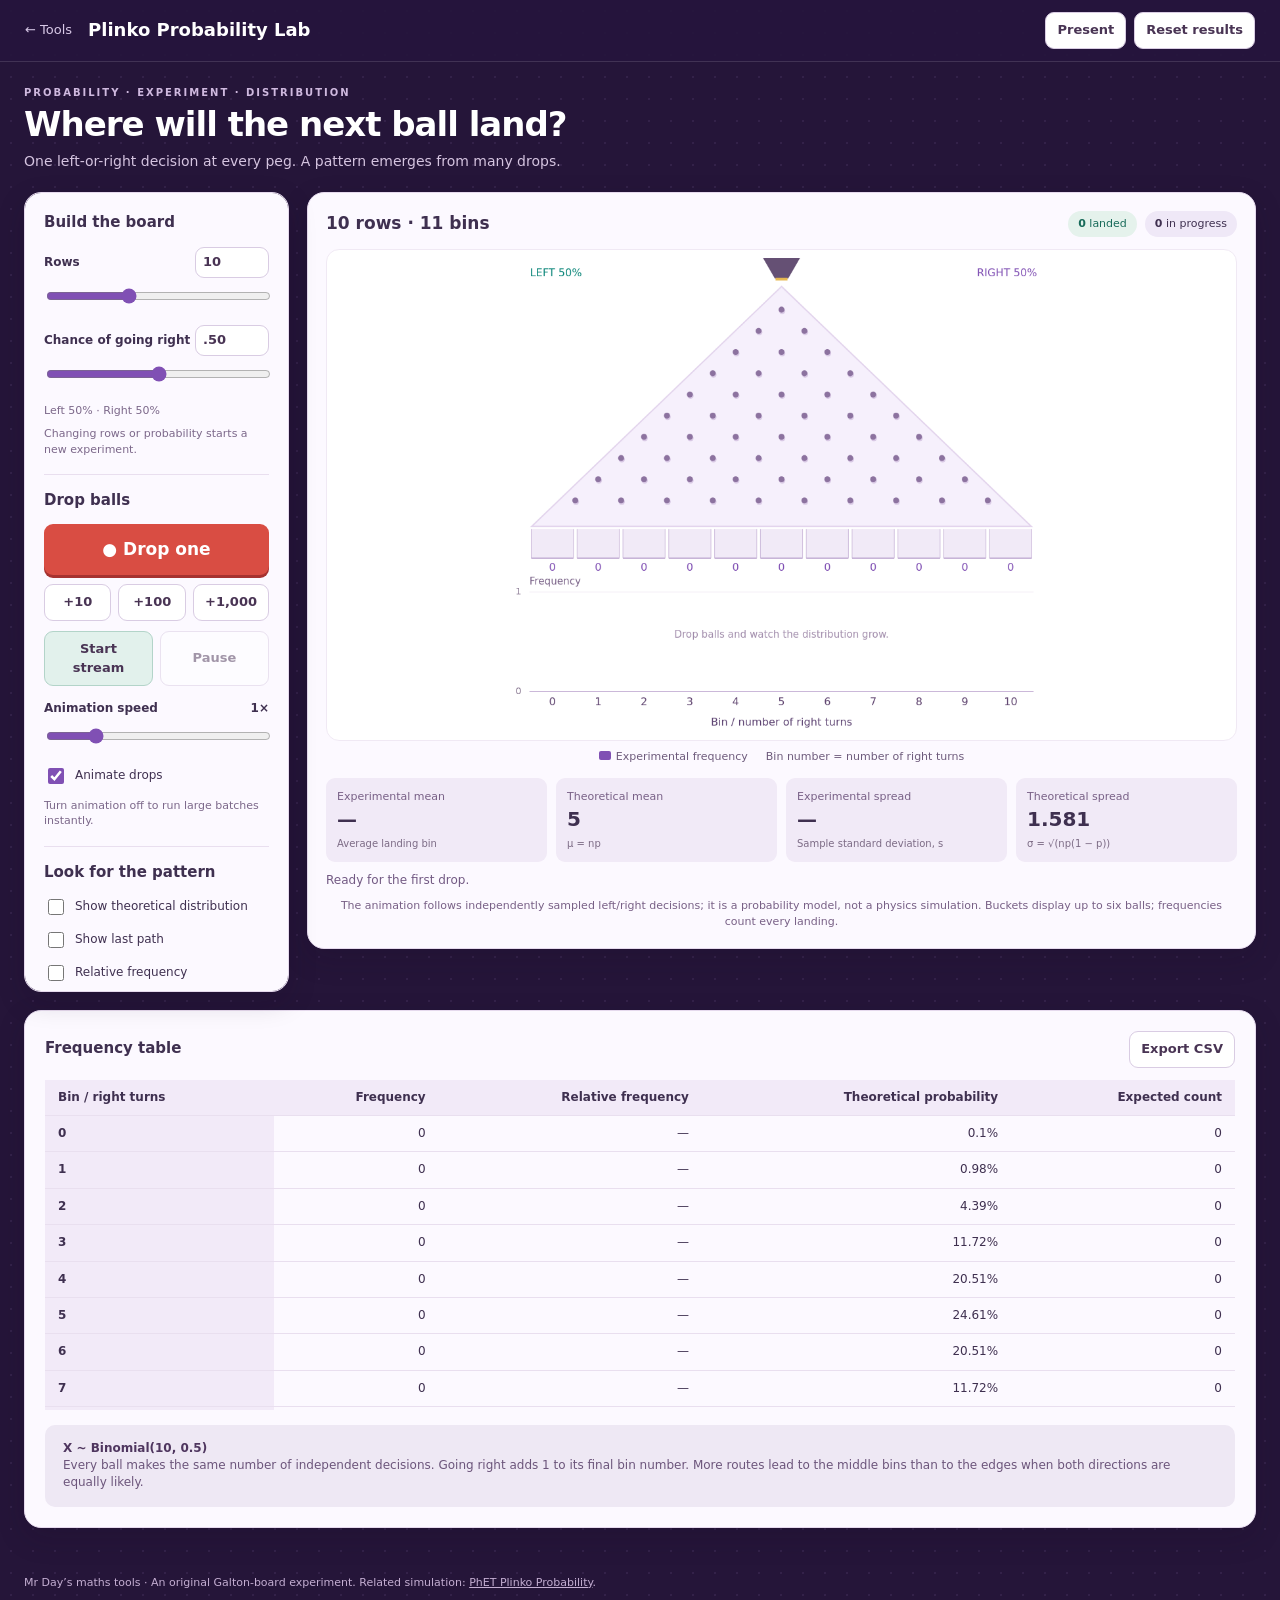
<file: docs/plinko-lab/index.html>
<!doctype html>
<html lang="en"><head><meta charset="utf-8"><meta name="viewport" content="width=device-width,initial-scale=1"><meta name="description" content="Drop balls through a Plinko board to explore chance, binomial distributions and experimental probability."><title>Plinko Probability Lab · Mr Day’s maths tools</title>
<style>
*{box-sizing:border-box}body{margin:0;background:#251539 radial-gradient(#b99bdf18 1px,transparent 1px);background-size:22px 22px;color:#3f3050;font:15px/1.45 system-ui,sans-serif}button,input,select{font:inherit}button,select,input[type=number]{border:1px solid #d9cce3;background:#fff;color:#493454;border-radius:9px;padding:8px 11px}button{cursor:pointer;font-weight:650;font-size:13px}button:hover{background:#f0e7f8}button:disabled{cursor:default;opacity:.5}button:focus-visible,input:focus-visible,select:focus-visible,a:focus-visible{outline:3px solid #dfab3d;outline-offset:3px}a{color:inherit}header{background:#26153de8;border-bottom:1px solid #ffffff20;color:white;position:sticky;top:0;z-index:2;display:flex;align-items:center;gap:16px;padding:12px 25px}header a{text-decoration:none;color:#d8c8e7;font-size:13px}header strong{font-size:18px}header .tools{margin-left:auto;display:flex;gap:8px}main{max-width:1500px;margin:auto;padding:24px}.intro{display:flex;align-items:end;justify-content:space-between;gap:20px;color:white;margin-bottom:20px}.eyebrow{font-size:10px;letter-spacing:2px;font-weight:700;color:#cfb9df}h1{font-size:34px;line-height:1.15;margin:5px 0 7px;letter-spacing:-1px}.intro p{margin:0;color:#d5c4e0;font-size:14px}.layout{display:grid;grid-template-columns:265px minmax(0,1fr);gap:18px;align-items:start}.panel{border:1px solid #e5d9ed;background:#fcf9ff;border-radius:17px;box-shadow:0 10px 28px #160b252b}.controls{padding:19px;position:sticky;top:80px;max-height:calc(100dvh - 100px);overflow:auto}.section{border-top:1px solid #e9dfef;padding-top:15px;margin-top:17px}h2{font-size:15px;margin:0 0 12px}.control{margin:14px 0}.control label{display:flex;justify-content:space-between;align-items:center;font-size:12px;font-weight:650;margin-bottom:8px}.control input[type=range]{width:100%;accent-color:#8050b4}.control input[type=number]{width:74px;padding:5px 7px;font-size:13px}.help{font-size:11px;color:#7c688a;margin:7px 0}.check{display:flex;align-items:center;gap:8px;font-size:12px;margin:11px 0}.check input{accent-color:#8050b4;width:16px;height:16px}.buttons{display:grid;grid-template-columns:repeat(3,1fr);gap:7px}.drop{display:block;width:100%;background:#d94d43;color:white;border:0;font-size:17px;padding:13px;margin-bottom:9px;box-shadow:0 3px 0 #a63230}.drop:hover{background:#c63f36}.play{background:#e2f1ec;border-color:#b3d4c9}.row{display:flex;gap:7px;margin-top:10px}.row button{flex:1}.stage{padding:18px;overflow:hidden}.stage-head{display:flex;justify-content:space-between;gap:12px;align-items:center}.stage-head h2{margin:0;font-size:17px}.pills{display:flex;gap:8px;font-size:11px;flex-wrap:wrap}.pill{padding:5px 10px;background:#efe8f7;border-radius:20px}.pill.teal{background:#e5f2ec;color:#176a59}.board-wrap{margin:12px 0 3px;position:relative;background:#fff;border:1px solid #f0e9f4;border-radius:13px;overflow:hidden}canvas{display:block;width:100%;height:auto;aspect-ratio:900/740;max-height:clamp(300px,calc(100dvh - 410px),660px);object-fit:contain}#boardFallback{position:absolute;inset:20px;background:#fff;padding:20px}[hidden]{display:none!important}.legend{display:flex;justify-content:center;gap:18px;flex-wrap:wrap;font-size:11px;color:#6e5b7c;margin:8px 0 13px}.key{display:inline-block;width:12px;height:9px;background:#8050b4;border-radius:2px;margin-right:5px}.key.theory{background:transparent;border:2px solid #008477;height:11px}.stats{display:grid;grid-template-columns:repeat(4,1fr);gap:9px}.stat{background:#f1eaf7;border-radius:9px;padding:11px}.stat span{font-size:11px;display:block;color:#786086}.stat strong{font-size:20px}.stat small{display:block;color:#7c6b85;font-size:10px;margin-top:3px}.below{display:grid;grid-template-columns:1fr;gap:17px;margin-top:18px}.data{padding:20px;min-width:0}.data-top{display:flex;justify-content:space-between;align-items:center;gap:15px}.data-top h2{margin:0}.table-scroll{overflow:auto;max-height:330px;margin-top:12px}table{border-collapse:collapse;width:100%;font-size:12px}th,td{text-align:right;padding:9px 13px;border-bottom:1px solid #e9dfef}th{background:#f2eaf8;position:sticky;top:0;z-index:1}th:first-child,td:first-child{text-align:left}tfoot{font-weight:700}.concept{padding:15px 18px;margin-top:15px;background:#eee8f4;border-radius:10px;font-size:12px;color:#6c557b}.concept strong{color:#4f365f}.status{min-height:18px;font-size:12px;color:#725983;margin-top:10px}.error{color:#a32d3f}footer{color:#c4aed2;font-size:11px;max-width:1500px;margin:5px auto;padding:18px 24px}.present .intro,.present .controls,.present .below,.present footer{display:none}.present .layout{display:block}.present main{max-width:1200px;padding-top:15px}.present .stage{padding:12px}.present canvas{max-height:calc(100dvh - 280px);object-fit:contain}.present .stats{margin-top:8px}.present .board-note,.present #status{display:none}.present .present-actions{display:flex}.present-actions{display:none;gap:7px}.quiet{font-size:12px;color:#786086}#speedLabel{font-variant-numeric:tabular-nums}.board-note{font-size:11px;color:#786086;text-align:center;margin:8px 0 0}@media(max-width:850px){main{padding:16px}.layout{grid-template-columns:210px minmax(0,1fr);gap:12px}.controls{padding:13px}.stage{padding:11px}.stats{grid-template-columns:repeat(2,1fr)}.intro h1{font-size:28px}header{padding:11px 16px}.pills{gap:3px}.pill{padding:4px 7px}}@media(max-width:620px){header{flex-wrap:wrap;gap:8px}header .tools{margin-left:auto}.controls .buttons{grid-template-columns:repeat(3,minmax(0,1fr))}.controls .buttons button{padding:8px 3px;font-size:11px}.controls .setup,.controls .drop-controls{min-width:0}.layout{display:flex;flex-direction:column}.controls{position:static;max-height:none;width:100%;display:grid;grid-template-columns:repeat(2,minmax(0,1fr));gap:8px 18px}.controls .section{margin:0;padding:0;border:0}.controls .setup,.controls .drop-controls{grid-row:1}.controls .view-controls{grid-column:1/-1;display:flex;gap:14px;flex-wrap:wrap;border-top:1px solid #e9dfef;padding-top:8px}.view-controls h2{width:100%;margin:4px 0 0}.view-controls .check{margin:0}.stage{width:100%}.stage-head{flex-wrap:wrap}.intro p{font-size:12px}h1{font-size:27px}header strong{font-size:15px}header .tools{gap:5px}header button{padding:7px}.concept{grid-column:1/-1}.present-actions{flex-wrap:wrap}}@media(prefers-reduced-motion:reduce){html{scroll-behavior:auto}}
</style></head><body>
<header><a href="../">← Tools</a><strong>Plinko Probability Lab</strong><div class="tools"><button id="present" aria-pressed="false">Present</button><button id="reset">Reset results</button></div></header>
<main><div class="intro"><div><div class="eyebrow">PROBABILITY · EXPERIMENT · DISTRIBUTION</div><h1>Where will the next ball land?</h1><p>One left-or-right decision at every peg. A pattern emerges from many drops.</p></div></div>
<div class="layout"><aside class="panel controls" aria-label="Experiment settings"><div class="setup"><h2>Build the board</h2><div class="control"><label for="rows">Rows <input id="rowsExact" aria-label="Rows exact value" type="number" min="1" max="26" step="1" value="10"></label><input id="rows" type="range" min="1" max="26" step="1" value="10"></div><div class="control"><label for="probability">Chance of going right <input id="probabilityExact" aria-label="Probability of going right exact value" type="number" min="0" max="1" step=".01" value=".50"></label><input id="probability" type="range" min="0" max="1" step=".01" value=".5"></div><div class="help" id="biasText">Left 50% · Right 50%</div><p class="help">Changing rows or probability starts a new experiment.</p></div>
<div class="section drop-controls"><h2>Drop balls</h2><button id="drop" class="drop">● Drop one</button><div class="buttons"><button data-batch="10">+10</button><button data-batch="100">+100</button><button data-batch="1000">+1,000</button></div><div class="row"><button id="stream" class="play" aria-pressed="false">Start stream</button><button id="pause" disabled>Pause</button></div><div class="control"><label for="speed">Animation speed <output id="speedLabel">1×</output></label><input id="speed" type="range" min=".25" max="4" step=".25" value="1"></div><label class="check"><input id="animate" type="checkbox" checked>Animate drops</label><p class="help">Turn animation off to run large batches instantly.</p></div>
<div class="section view-controls"><h2>Look for the pattern</h2><label class="check"><input id="theory" type="checkbox">Show theoretical distribution</label><label class="check"><input id="trace" type="checkbox">Show last path</label><label class="check"><input id="relative" type="checkbox">Relative frequency</label><label class="check"><input id="counts" type="checkbox" checked>Show bin counts</label></div></aside>
<section class="panel stage" aria-label="Plinko experiment"><div class="stage-head"><h2 id="boardTitle">10 rows · 11 bins</h2><div class="present-actions"><button id="presentDrop">Drop one</button><button id="presentStream">Start stream</button><button id="presentPause" disabled>Pause</button></div><div class="pills"><span class="pill teal"><b id="landed">0</b> landed</span><span class="pill"><b id="pending">0</b> in progress</span></div></div>
<div class="board-wrap"><canvas id="board" width="1800" height="1480" role="img" aria-label="Plinko board with a histogram aligned beneath the bins. Use the frequency table for exact values.">Your browser needs canvas support. The controls and frequency table remain available.</canvas></div>
<div class="legend"><span><i class="key"></i>Experimental frequency</span><span id="theoryKey" hidden><i class="key theory"></i>Theoretical distribution</span><span>Bin number = number of right turns</span></div><div class="stats"><div class="stat"><span>Experimental mean</span><strong id="mean">—</strong><small>Average landing bin</small></div><div class="stat"><span>Theoretical mean</span><strong id="expectedMean">5</strong><small>μ = np</small></div><div class="stat"><span>Experimental spread</span><strong id="sampleSD">—</strong><small>Sample standard deviation, s</small></div><div class="stat"><span>Theoretical spread</span><strong id="expectedSD">1.581</strong><small>σ = √(np(1 − p))</small></div></div><div id="status" class="status" role="status" aria-live="polite">Ready for the first drop.</div><p id="error" class="status error" role="alert" hidden></p><p class="board-note">The animation follows independently sampled left/right decisions; it is a probability model, not a physics simulation. Buckets display up to six balls; frequencies count every landing.</p></section></div>
<div class="below"><section class="panel data"><div class="data-top"><h2>Frequency table</h2><button id="export">Export CSV</button></div><div class="table-scroll" tabindex="0" aria-label="Frequency table, scroll for all bins"><table><thead><tr><th scope="col">Bin / right turns</th><th scope="col">Frequency</th><th scope="col">Relative frequency</th><th scope="col">Theoretical probability</th><th scope="col">Expected count</th></tr></thead><tbody id="frequencies"></tbody><tfoot><tr><th scope="row">Total</th><td id="totalCount">0</td><td id="totalRelative">—</td><td>100%</td><td id="totalExpected">0</td></tr></tfoot></table></div><div class="concept"><strong id="modelText">X ~ Binomial(10, 0.5)</strong><br>Every ball makes the same number of independent decisions. Going right adds 1 to its final bin number. More routes lead to the middle bins than to the edges when both directions are equally likely.</div></section></div></main>
<footer>Mr Day’s maths tools · An original Galton-board experiment. Related simulation: <a href="https://phet.colorado.edu/sims/html/plinko-probability/latest/plinko-probability_all.html" target="_blank" rel="noopener">PhET Plinko Probability</a>.</footer>
<script src="engine.js?v=1"></script><script src="app.js?v=1"></script></body></html>
</file>
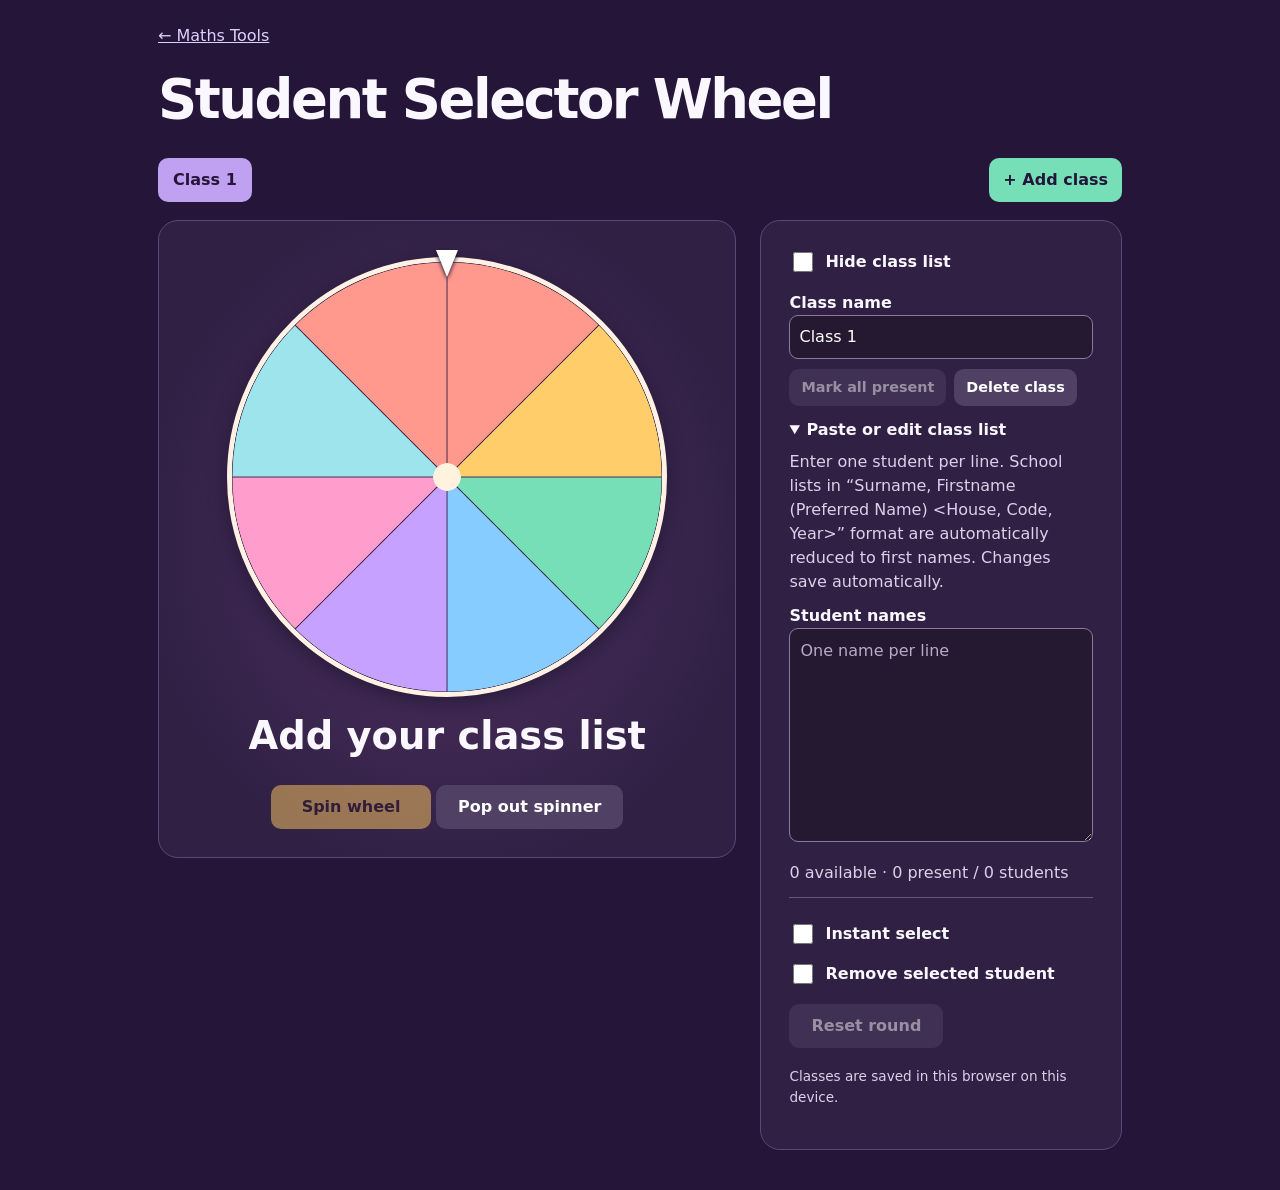
<file: docs/student-selector/index.html>
<!doctype html>
<html lang="en-AU">
<head>
<meta charset="utf-8">
<meta name="viewport" content="width=device-width, initial-scale=1">
<title>Student Selector Wheel · Maths Tools</title>
<style>
* { box-sizing: border-box }
body { margin: 0; background: #251639; color: #faf7ff; font: 1rem/1.5 system-ui,sans-serif }
main { max-width: 1060px; margin: auto; padding: 24px clamp(16px,4vw,48px) 40px }
a { color: #ddd0fc }
h1 { font-size: clamp(2rem,5vw,3.4rem); line-height: 1.1; letter-spacing: -.045em; margin: 22px 0 28px }
.layout { display: grid; grid-template-columns: minmax(0,1.6fr) minmax(245px,1fr); align-items: start; gap: 24px }
.stage, aside { border: 1px solid #5f4774; border-radius: 20px; background: #302044; padding: clamp(16px,3vw,28px) }
.stage { text-align: center; background: radial-gradient(ellipse at center,#503262,#302044 76%) }
figure { position: relative; margin: 8px auto 16px; max-width: 440px }
canvas { cursor: grab; touch-action: none; width: 100%; display: block; border-radius: 50%; border: 5px solid #fff2e5; background: #4b385b; box-shadow: 0 6px 18px #130e2380 }
figure::after { content: ""; position: absolute; top: -7px; left: 50%; transform: translateX(-50%); border-left: 11px solid transparent; border-right: 11px solid transparent; border-top: 27px solid #fff; filter: drop-shadow(0 2px 2px #21132d) }
button, textarea, input { font: inherit }
button { cursor: pointer; padding: 10px 22px; border: 0; border-radius: 10px; font-weight: 700 }
#spin { background: #ffc962; color: #2b192c; min-width: 160px }
button:disabled { opacity: .5; cursor: default }
#result { font-size: clamp(1.5rem,4vw,2.4rem); overflow-wrap: anywhere; line-height: 1.2; font-weight: 750; margin: 8px 0 16px }
textarea { width: 100%; border: 1px solid #90789d; background: #241931; color: white; border-radius: 9px; padding: 10px; resize: vertical }
textarea::placeholder { color: #bbaac7 }
label { display: block; font-weight: 600 }
.hint, #count { color: #dfcfe9; margin: 3px 0 10px }
.options label { display: flex; align-items: center; gap: 9px; padding: 7px 0; cursor: pointer }
input[type="checkbox"] { width: 20px; height: 20px; accent-color: #b390ff }
input[type="text"] { width:100%; border:1px solid #90789d; background:#241931; color:white; border-radius:9px; padding:9px }
#popout { background: #504064; color: white; margin-top: 10px }
#popout-status { margin: 8px 0 0 }
#reset { background: #504064; color: white; margin-top: 10px }
[hidden] { display:none !important }
.privacy-toggle { display:flex; align-items:center; gap:9px; margin-bottom:16px; cursor:pointer }
.class-bar { display:flex; align-items:center; gap:10px; margin-bottom:18px }
.class-tabs { display:flex; gap:8px; flex-wrap:wrap; flex:1; min-width:0 }
.class-tabs button { background:#493358; color:#eee1fa; overflow-wrap:anywhere; max-width:100%; padding:10px 15px }
.class-tabs button[aria-selected="true"] { background:#bfa0f1; color:#251639 }
#add-class { background:#77dfb8; color:#251639; flex:none; padding:10px 14px }
.class-actions { display:flex; gap:8px; flex-wrap:wrap; margin:10px 0 }
.class-actions button { padding:8px 12px; background:#504064; color:white; font-size:.9rem }
.roster { margin:12px 0 16px; max-height:360px; overflow:auto; border-top:1px solid #6d527b }
.student-row { display:flex; align-items:center; gap:10px; padding:9px 2px; border-bottom:1px solid #6d527b }
.student-name { flex:1; min-width:0; overflow-wrap:anywhere }
.student-row label { display:flex; align-items:center; gap:6px; flex:none; font-size:.9rem; font-weight:500; cursor:pointer }
.student-row.absent .student-name { opacity:.55; text-decoration:line-through }
.student-row small { display:block; font-size:.75rem; color:#d0bedc }
details { margin:12px 0 }
summary { cursor:pointer; font-weight:600; margin-bottom:8px }
#saved-status { font-size:.85rem; color:#dfcfe9; margin-top:18px }
:focus-visible { outline: 3px solid #62e2ff; outline-offset: 3px }
@media(max-width:680px) { .layout { grid-template-columns: 1fr } }
</style>
</head>
<body><main>
<a href="../">← Maths Tools</a>
<h1>Student Selector Wheel</h1>
<div class="class-bar">
<div id="class-tabs" class="class-tabs" role="tablist" aria-label="Saved classes"></div>
<button id="add-class" type="button">+ Add class</button>
</div>
<div class="layout" id="class-panel" role="tabpanel">
<section class="stage" aria-label="Student selection">
<figure><canvas id="wheel" width="900" height="900" aria-label="Student selector wheel"></canvas></figure>
<div id="result" role="status" aria-live="polite">Add your class list</div>
<button id="spin" disabled>Spin wheel</button>
<button id="popout" type="button">Pop out spinner</button>
<p id="popout-status" role="status" hidden></p>
</section>
<aside>
<label class="privacy-toggle"><input id="hide-list" type="checkbox" aria-controls="class-list-panel"> Hide class list</label>
<div id="class-list-panel">
<label for="class-name">Class name</label>
<input id="class-name" type="text" maxlength="60" autocomplete="off">
<div class="class-actions"><button id="all-present" type="button">Mark all present</button><button id="delete-class" type="button">Delete class</button><button id="cancel-delete" type="button" hidden>Cancel</button></div>
<p id="delete-warning" class="hint" role="status" hidden></p>
<details id="edit-list">
<summary>Paste or edit class list</summary>
<p class="hint" id="hint">Enter one student per line. School lists in “Surname, Firstname (Preferred Name) &lt;House, Code, Year&gt;” format are automatically reduced to first names. Changes save automatically.</p>
<label for="names">Student names</label>
<textarea id="names" rows="8" aria-describedby="hint" placeholder="One name per line" spellcheck="false"></textarea>
</details>
<p id="count"></p>
<div id="roster" class="roster" aria-label="Students and attendance"></div>
</div>
<div class="options">
<label><input type="checkbox" id="instant">Instant select</label>
<label><input type="checkbox" id="remove">Remove selected student</label>
</div>
<button id="reset" disabled>Reset round</button>
<p id="saved-status" role="status">Classes are saved in this browser on this device.</p>
</aside></div></main>
<script src="class-lists.js?v=first-name-import"></script>
<script src="wheel.js?v=drag-spin"></script>
</body></html>
</file>
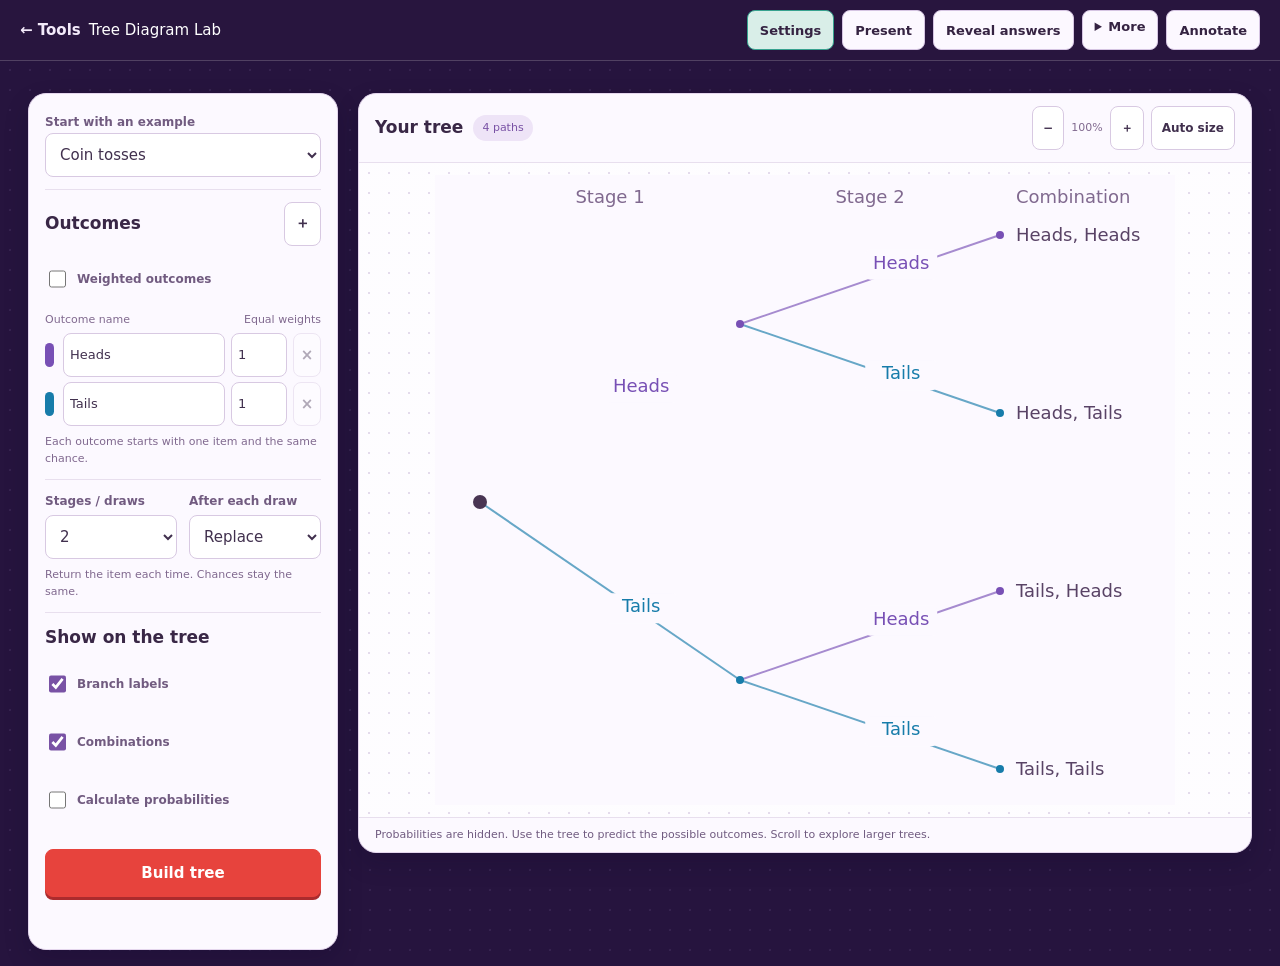
<file: docs/tree-lab/index.html>
<!doctype html><html lang="en"><head><meta charset="utf-8"><meta name="viewport" content="width=device-width,initial-scale=1"><title>Tree Diagram Lab · Mr Day’s maths tools</title><style>
*{box-sizing:border-box}body{margin:0;background:#26143e radial-gradient(#b99bdf1b 1px,transparent 1px);background-size:20px 20px;color:#faf5ff;font:15px/1.5 system-ui,sans-serif}header,main{max-width:1680px;margin:auto;padding:22px 28px}header{display:flex;justify-content:space-between;border-bottom:1px solid #ffffff20}.brand{font-size:21px;font-weight:750}header a{color:#d9c5eb;text-decoration:none;font-size:13px}.eyebrow{font-size:10px;letter-spacing:2px;color:#c9afe4;font-weight:750}h1{font-size:30px;letter-spacing:-1px;margin:4px 0 20px}h2{font-size:17px;margin:0}p{margin:8px 0}.layout{display:grid;grid-template-columns:310px minmax(0,1fr);gap:20px}.panel{background:#fcf9ff;color:#392746;border:1px solid #e4d6ed;border-radius:18px;box-shadow:0 10px 25px #0d042530}.controls{padding:22px}button,input,select{font:inherit;color:#41304e;border:1px solid #d8c9e2;background:white;border-radius:8px;padding:9px 10px;min-width:0}button{cursor:pointer;font-weight:650}button:hover{background:#eee3f7}button:disabled{opacity:.4;cursor:default}button:focus-visible,input:focus-visible,select:focus-visible,a:focus-visible{outline:3px solid #d9a545;outline-offset:3px}input[type=checkbox]{accent-color:#7952a5;width:17px;height:17px}label{font-size:12px;font-weight:600;color:#715b80}select{width:100%}.section{border-top:1px solid #e8dfee;padding-top:16px;margin-top:16px}.row{display:flex;align-items:center;justify-content:space-between;gap:10px}.check{display:flex;align-items:center;gap:8px;margin:12px 0}.small{font-size:11px;color:#80698f;line-height:1.5}.outcome{display:grid;grid-template-columns:12px minmax(0,1fr) 56px 28px;gap:6px;align-items:center;margin:8px 0}.outcome input{width:100%;padding:8px;font-size:13px}.outcome button{padding:4px}.swatch{width:9px;height:24px;border-radius:5px}.primary{background:#e7433d;border-color:#e7433d;color:white;padding:12px;width:100%;box-shadow:0 3px 0 #ac2b2d;margin-top:16px}.primary:hover{background:#d53630}.error{color:#a9243a;font-size:12px;min-height:18px;margin-top:10px}.stage{min-width:0;display:flex;flex-direction:column;overflow:hidden}.toolbar{display:flex;flex-wrap:wrap;align-items:center;justify-content:space-between;gap:12px;padding:20px 22px;border-bottom:1px solid #e8dfee}.actions{display:flex;align-items:center;gap:7px;flex-wrap:wrap}.actions button{font-size:12px;padding:7px 10px}.board{overflow:auto;min-height:450px;max-height:740px;padding:16px;background:linear-gradient(#fff9,#fff9),radial-gradient(#bca6cf 1px,transparent 1px);background-size:auto,20px 20px}.board svg{display:block;margin:auto;max-width:none;font-family:system-ui,sans-serif}.note{font-size:12px;color:#705b80;padding:14px 22px;border-top:1px solid #e8dfee}.badge{font-size:11px;background:#eee4f7;color:#7952a5;padding:5px 9px;border-radius:20px}.empty{padding:70px 25px;text-align:center;color:#80698f}.footer{font-size:11px;color:#bda6d0;margin-top:20px}.grid2{display:grid;grid-template-columns:1fr 1fr;gap:12px}.grid2 label{display:block;margin-bottom:5px}[hidden]{display:none!important}@media(max-width:800px){.layout{grid-template-columns:1fr}.controls{display:grid;grid-template-columns:1fr 1fr;gap:16px}.section{margin:0;border:0;padding:0}.setup{grid-column:1/-1}.primary{margin-top:0}.board{max-height:650px}.toolbar{padding:16px}}@media(max-width:480px){header,main{padding:18px 14px}.brand{font-size:17px}h1{font-size:26px}.controls{display:block}.section{margin-top:18px;padding-top:16px;border-top:1px solid #e8dfee}.primary{margin-top:16px}.board{min-height:350px}}
/* Keep the workspace within the screen; detailed trees can be zoomed. */
header{padding-top:14px;padding-bottom:14px}main{padding-top:16px;padding-bottom:16px}h1{font-size:27px;margin-bottom:12px}.controls{padding:16px;max-height:max(420px,calc(100dvh - 180px));overflow:auto}.section{margin-top:12px;padding-top:12px}.stage{height:max(540px,calc(100dvh - 140px))}.toolbar{padding:12px 16px}.board{min-height:0;max-height:none;flex:1;padding:12px}.note{padding:9px 16px;font-size:11px}.check{margin:8px 0}.outcome{margin:5px 0}.outcome input{padding:6px}.footer{margin-top:10px}#customControls label{display:block;margin:8px 0 4px}#customControls select,#stageName{font-size:12px;padding:7px}@media(max-width:800px){.controls{max-height:none;overflow:visible}.stage{height:75dvh;min-height:480px}}
</style></head><body><header><div class="brand">⑂ Tree Diagram Lab</div><a href="../">← All maths tools</a></header><main><div class="eyebrow">PROBABILITY · ONE BRANCH AT A TIME</div><h1>Build the possibilities.</h1><div class="layout"><aside class="panel controls"><div class="setup"><label for="preset">Start with an example</label><select id="preset"><option value="coin">Coin tosses</option><option value="bag">Counters in a bag</option><option value="dice">Two dice</option><option value="custom">Custom</option></select></div><section class="section"><div class="row"><h2 id="outcomeHeading">Outcomes</h2><button id="add" aria-label="Add outcome">＋</button></div><div id="customControls" hidden><label for="treeType">Tree type</label><select id="treeType"><option value="choices">Different choices at each stage</option><option value="draws">Repeated draws from one set</option></select><div id="stageEditor"><label for="editStage">Edit stage</label><select id="editStage"></select><label for="stageName">Stage name</label><input id="stageName" maxlength="24" style="width:100%"><p class="small">Each stage has its own choices. Replacement does not apply.</p></div></div><label class="check"><input type="checkbox" id="weighted">Weighted outcomes</label><div class="row small"><span>Outcome name</span><span id="countLabel">Equal weights</span></div><div id="outcomes"></div><p class="small" id="weightHelp"></p></section><section class="section"><div class="grid2"><div><label for="stages">Stages / draws</label><select id="stages"><option>1</option><option selected>2</option><option>3</option><option>4</option></select></div><div id="replacementControl"><label for="replacement">After each draw</label><select id="replacement"><option value="yes">Replace</option><option value="no">Keep out</option></select></div></div><p class="small" id="drawHelp"></p></section><section class="section"><h2>Show on the tree</h2><label class="check"><input type="checkbox" id="labels" checked>Branch labels</label><label class="check"><input type="checkbox" id="combinations" checked>Combinations</label><label class="check"><input type="checkbox" id="probabilities">Calculate probabilities</label><div id="formatControl" hidden><label for="format">Probability format</label><select id="format"><option value="fraction">Fractions</option><option value="percent">Percentages</option><option value="decimal">Decimals</option></select></div><button class="primary" id="build">Build tree</button><p id="error" class="error" role="alert"></p></section></aside><section class="panel stage"><div class="toolbar"><div class="row"><h2>Your tree</h2><span class="badge" id="paths"></span></div><div class="actions"><button id="out" aria-label="Zoom out">−</button><span id="zoom" class="small">100%</span><button id="in" aria-label="Zoom in">＋</button><button id="fit">Auto size</button><button id="export">Save SVG</button></div></div><div class="board" id="board" tabindex="0" aria-label="Tree diagram. Scroll to explore larger trees."></div><div class="note" id="note"></div></section></div><div class="footer">Mr Day’s maths tools · Up to 6 outcomes, 4 stages and 256 paths · Silent, browser-based exploration</div></main><script src="engine.js"></script><script>
const $=id=>document.getElementById(id),colors=['#7850b5','#177caa','#b36b13','#c34463','#168476','#a04aab','#5269bd','#9a7023','#b55035','#397a52','#9960a0','#426a81'];let outcomes=[{name:'Heads',count:1},{name:'Tails',count:1}],result=null,scale=1,width=900,lastConfig=null,fitMode=true;
let customStages=[{name:'Bottoms',outcomes:[{name:'Shorts',count:1},{name:'Pants',count:1}]},{name:'Top',outcomes:[{name:'Shirt',count:1},{name:'Jumper',count:1}]},{name:'Accessory',outcomes:[{name:'Hat',count:1},{name:'Sunglasses',count:1}]},{name:'Stage 4',outcomes:[{name:'Choice 1',count:1},{name:'Choice 2',count:1}]}],activeStage=0;
const branchColor=(i,stage)=>colors[(stage*2+i)%colors.length];
const distinct=()=> $('preset').value==='custom'&&$('treeType').value==='choices';
const current=()=>distinct()?customStages[activeStage].outcomes:outcomes;
function stageControls(){const custom=$('preset').value==='custom',different=distinct();$('customControls').hidden=!custom;$('stageEditor').hidden=!different;$('replacementControl').hidden=different;$('drawHelp').hidden=different;activeStage=Math.min(activeStage,Number($('stages').value)-1);$('editStage').innerHTML=customStages.slice(0,Number($('stages').value)).map((s,i)=>`<option value="${i}">${i+1}. ${esc(s.name)}</option>`).join('');$('editStage').value=activeStage;$('stageName').value=customStages[activeStage].name;}

const esc=s=>String(s).replace(/[&<>"']/g,c=>({'&':'&amp;','<':'&lt;','>':'&gt;','"':'&quot;',"'":'&apos;'}[c]));
function editor(){stageControls();const outcomes=current(); $('outcomes').innerHTML=outcomes.map((o,i)=>`<div class="outcome"><span class="swatch" style="background:${branchColor(i,distinct()?activeStage:0)}"></span><input aria-label="Outcome ${i+1} name" maxlength="20" data-name="${i}" value="${esc(o.name)}"><input aria-label="Outcome ${i+1} count" type="number" min="1" max="50" step="1" data-count="${i}" value="${o.count}" ${$('weighted').checked?'':'disabled'}><button aria-label="Remove outcome ${i+1}" data-remove="${i}" ${outcomes.length<=(distinct()?1:2)?'disabled':''}>×</button></div>`).join('');$('add').disabled=outcomes.length>=6;help()}
function help(){$('countLabel').textContent=$('weighted').checked?'Item count':'Equal weights';$('weightHelp').textContent=$('weighted').checked?'Counts set the weights: 3 red and 2 blue gives 3/5 and 2/5. Use 1–50 items per outcome.':distinct()?'Choices within each stage are equally likely.':'Each outcome starts with one item and the same chance.';$('drawHelp').textContent=$('replacement').value==='yes'?'Return the item each time. Chances stay the same.':'Keep the item out. Counts decrease along each path; impossible branches are omitted.';}
function fmt(p){if($('format').value==='fraction')return TreeMath.text(p);let v=Number(p.n)/Number(p.d),percent=$('format').value==='percent';const places=percent?1:3,raw=percent?v*100:v,rounded=Number(raw.toFixed(places));return (Math.abs(raw-rounded)>1e-10?'≈ ':'')+rounded+(percent?'%':'')}
function build(preserveView=false){try{const weighted=$('weighted').checked,config={outcomes:outcomes.map((o,i)=>({name:o.name.trim()||`Outcome ${i+1}`,count:o.count})),stages:Number($('stages').value),replacement:$('replacement').value==='yes',weighted,...(distinct()?{stageOutcomes:customStages.slice(0,Number($('stages').value)).map(s=>s.outcomes.map((o,i)=>({name:o.name.trim()||`Choice ${i+1}`,count:o.count}))),stageNames:customStages.map(s=>s.name)}:{})};result=TreeMath.build(config);lastConfig=config;$('error').textContent='';if(preserveView!==true)fitMode=true;draw()}catch(e){result=null;$('error').textContent=e.message;$('board').innerHTML='<div class="empty">Adjust your settings, then build the tree.</div>';$('paths').textContent='';$('note').textContent='';$('export').disabled=true}help()}
function draw(){if(!result)return;const labels=$('labels').checked,combinations=$('combinations').checked,probs=$('probabilities').checked; $('formatControl').hidden=!probs;const {tree,leaves}=result;const step=260,left=45,top=60,bottom=36,minGap=64,availableWidth=Math.max(240,$('board').clientWidth-24),availableHeight=Math.max(300,$('board').clientHeight-24);
const pathLabel=n=>n.path.map((i,d)=>(lastConfig.stageOutcomes?lastConfig.stageOutcomes[d]:lastConfig.outcomes)[i].name).join(', '),labelWidth=combinations?Math.max(130,...leaves.map(n=>pathLabel(n).length*10+20)):0;
width=left+lastConfig.stages*step+labelWidth+(probs?150:35);
// Keep default text legible; large trees scroll instead of being squeezed into the panel.
if(fitMode)scale=Math.min(1,Math.max(.85,availableWidth/width));
const height=Math.max(top+Math.max(0,leaves.length-1)*minGap+bottom,availableHeight/scale),gap=leaves.length>1?(height-top-bottom)/(leaves.length-1):0;
leaves.forEach((n,i)=>n.y=leaves.length===1?(top+height-bottom)/2:top+i*gap);
function position(n){n.x=left+n.depth*step;if(n.children.length){n.children.forEach(position);n.y=(n.children[0].y+n.children.at(-1).y)/2}}position(tree);let lines='',nodes='';function walk(n){for(const c of n.children){const color=branchColor(c.outcome,lastConfig.stageOutcomes?c.depth-1:0),midX=n.x+step*.62,midY=n.y+(c.y-n.y)*.62;lines+=`<path d="M${n.x} ${n.y}L${c.x} ${c.y}" fill="none" stroke="${color}" stroke-width="2" opacity=".65"/>`;let texts=[];const list=lastConfig.stageOutcomes?lastConfig.stageOutcomes[c.depth-1]:lastConfig.outcomes;if(labels)texts.push(list[c.outcome].name);if(probs)texts.push(fmt(c.branch));if(texts.length>1)texts=[texts.join(' · ')];if(texts.length){const box=Math.max(...texts.map(t=>t.length))*10+22;nodes+=`<rect x="${midX-box/2}" y="${midY-19}" width="${box}" height="${texts.length*26+4}" rx="5" fill="#fcf9ff"/>`;texts.forEach((t,j)=>nodes+=`<text x="${midX}" y="${midY+j*26}" text-anchor="middle" font-size="18" fill="${j===0&&labels?color:'#493553'}">${esc(t)}</text>`)}walk(c)}nodes+=`<circle cx="${n.x}" cy="${n.y}" r="${n.depth?4:7}" fill="${n.depth?branchColor(n.outcome,lastConfig.stageOutcomes?n.depth-1:0):'#493553'}"/>`;if(!n.children.length){const path=pathLabel(n);if(combinations)nodes+=`<text x="${n.x+16}" y="${n.y+6}" font-size="18" fill="#594366">${esc(path)}</text>`;if(probs)nodes+=`<text x="${n.x+labelWidth+25}" y="${n.y+6}" font-size="20" font-weight="700" fill="#493553">${esc(fmt(n.p))}</text>`;nodes+=`<title>${esc(combinations?path:'Path '+(leaves.indexOf(n)+1))}${probs?' = '+esc(fmt(n.p)):''}</title>`}}
walk(tree);let headings='';for(let i=1;i<=lastConfig.stages;i++)headings+=`<text x="${left+i*step-step/2}" y="28" font-size="18" fill="#80698f" text-anchor="middle">${esc(lastConfig.stageNames?.[i-1]||'Stage '+i)}</text>`;if(combinations)headings+=`<text x="${left+lastConfig.stages*step+16}" y="28" font-size="18" fill="#80698f">Combination</text>`;if(probs)headings+=`<text x="${left+lastConfig.stages*step+labelWidth+25}" y="28" font-size="18" fill="#80698f">Probability</text>`;$('board').innerHTML=`<svg xmlns="http://www.w3.org/2000/svg" viewBox="0 0 ${width} ${height}" width="${width*scale}" height="${height*scale}" role="img" aria-label="${leaves.length} possible paths across ${lastConfig.stages} stages. ${lastConfig.stageOutcomes?'Independent stage choices.':(lastConfig.replacement?'With':'Without')+' replacement.'}"><rect width="100%" height="100%" fill="#fcf9ff"/>${headings}${lines}${nodes}</svg>`;$('paths').textContent=leaves.length+' paths';$('zoom').textContent=Math.round(scale*100)+'%';$('note').textContent=probs?'Multiply branch probabilities along a path. The probabilities of all complete paths sum to 1. Rounded displays may not add exactly to 1.':'Probabilities are hidden. Use the tree to predict the possible outcomes. Scroll to explore larger trees.';$('export').disabled=false;}
$('outcomes').oninput=e=>{if(e.target.dataset.name!==undefined)current()[Number(e.target.dataset.name)].name=e.target.value;if(e.target.dataset.count!==undefined)current()[Number(e.target.dataset.count)].count=Number(e.target.value);build(true)};$('outcomes').onclick=e=>{if(e.target.dataset.remove===undefined)return;current().splice(Number(e.target.dataset.remove),1);editor();build()};$('add').onclick=()=>{current().push({name:`Choice ${current().length+1}`,count:1});editor();build()};$('weighted').onchange=()=>{editor();build()};$('replacement').onchange=build;$('stages').onchange=()=>{editor();build()};$('treeType').onchange=()=>{editor();build()};$('editStage').onchange=()=>{activeStage=Number($('editStage').value);editor()};$('stageName').oninput=()=>{customStages[activeStage].name=$('stageName').value.trim()||`Stage ${activeStage+1}`;$('editStage').options[activeStage].textContent=`${activeStage+1}. ${customStages[activeStage].name}`;build(true)};$('build').onclick=build;for(const id of ['labels','combinations','probabilities','format'])$(id).onchange=()=>{$('formatControl').hidden=!$('probabilities').checked;draw()};$('in').onclick=()=>{fitMode=false;scale=Math.min(2,scale+.15);draw()};$('out').onclick=()=>{fitMode=false;scale=Math.max(.15,scale-.15);draw()};$('fit').onclick=()=>{fitMode=true;draw()};window.addEventListener('resize',()=>{if(fitMode)draw()});$('preset').onchange=()=>{const p=$('preset').value;if(p==='custom'){$('stages').value='3';$('weighted').checked=false;$('treeType').value='choices';activeStage=0;editor();build();return}outcomes=p==='coin'?[{name:'Heads',count:1},{name:'Tails',count:1}]:p==='bag'?[{name:'Red',count:3},{name:'Blue',count:2}]:Array.from({length:6},(_,i)=>({name:String(i+1),count:1}));$('weighted').checked=p==='bag';$('replacement').value=p==='bag'?'no':'yes';$('stages').value='2';editor();build()};$('export').onclick=()=>{const svg=$('board').querySelector('svg');if(!svg)return;const url=URL.createObjectURL(new Blob([svg.outerHTML],{type:'image/svg+xml'})),a=document.createElement('a');a.href=url;a.download='tree-diagram.svg';a.click();setTimeout(()=>URL.revokeObjectURL(url),1000)};editor();build();
</script><script src="../classroom.js?v=20261104-refresh"></script><script src="../classroom-extras.js?v=20261104"></script><script src="../maths-notation.js?v=20261104"></script></body></html>
</file>
<file: docs/coin-lab/style.css>
:root{--ink:#243331;--muted:#697571;--green:#327264;--red:#e7443c;--line:#e3e7e2}*{box-sizing:border-box}body{margin:0;background:#f6f7f3;color:var(--ink);font:14px Arial,sans-serif}button,select{font:inherit;color:inherit;cursor:pointer}button{background:white;border:1px solid var(--line);border-radius:9px;padding:10px 14px;transition:.15s}button:hover:not(:disabled){background:#edf2eb}button:active:not(:disabled){transform:translateY(2px)}button:disabled{opacity:.45;cursor:not-allowed}:focus-visible{outline:3px solid #287dba;outline-offset:3px}header{height:82px;max-width:1320px;margin:auto;display:flex;align-items:center;justify-content:space-between;padding:0 36px;border-bottom:1px solid var(--line)}.brand{text-decoration:none;color:var(--ink);font-size:23px;font-weight:800;display:flex;gap:10px;align-items:center}.brand b{font-size:34px;color:var(--green)}.tag,.eyebrow{font-size:10px;font-weight:bold;letter-spacing:1.7px;color:var(--green)}header button{background:transparent}main{max-width:1248px;margin:auto;padding:40px 28px 0}.intro{display:flex;align-items:center;justify-content:space-between;margin-bottom:28px}h1{font-size:36px;letter-spacing:-1.3px;margin:12px 0}p{color:var(--muted);line-height:1.5}.intro p{margin:0}.counter{display:flex;flex-direction:column;align-items:center;min-width:120px;border-left:1px solid var(--line);padding-left:30px}.counter strong{font-size:42px;letter-spacing:-2px}.counter span{color:var(--muted);margin-top:4px}.lab{background:white;border:1px solid var(--line);border-radius:18px;overflow:hidden;box-shadow:0 5px 20px #23352b04}.config{display:flex;align-items:center;justify-content:space-between;padding:19px 26px;border-bottom:1px solid var(--line)}.fields{display:flex;gap:26px;align-items:center}.fields label{display:flex;gap:14px;align-items:center;font-weight:bold;font-size:13px}select{border:1px solid var(--line);border-radius:7px;background:white;padding:8px 20px 8px 12px}.pill{font-size:12px;border-radius:20px;padding:8px 12px;background:#f0f4ef;color:var(--green)}.stage{display:flex;flex-direction:column;align-items:center;padding:35px 20px 26px;background:radial-gradient(ellipse at 50% 30%,#f0f4ef88,transparent 65%)}.dice{display:flex;gap:22px;justify-content:center;min-height:112px;align-items:center;flex-wrap:wrap}.die{position:relative;width:91px;height:91px;background:linear-gradient(140deg,#fff,#f3f3ed);border:1px solid #d9ded6;border-radius:18px;box-shadow:0 7px 0 #dfe4dc,0 13px 17px #283a2517;display:grid;place-items:center;transform:rotate(-5deg)}.die:nth-child(even){transform:rotate(7deg)}.die.poly{border-radius:23px;clip-path:polygon(25% 0,75% 0,100% 25%,100% 75%,75% 100%,25% 100%,0 75%,0 25%);box-shadow:none;background:linear-gradient(145deg,#edf3ed,#dce7df);border:0}.die.poly:before{content:"";position:absolute;inset:10px;border:1px solid #a9c0b2;clip-path:polygon(50% 0,100% 50%,50% 100%,0 50%);background:#ffffff50}.number{font-weight:bold;font-size:34px;z-index:1}.die small{position:absolute;bottom:8px;font-size:9px;font-weight:bold;color:#587666}.pips{width:61px;height:61px;display:grid;grid-template:repeat(3,1fr)/repeat(3,1fr);gap:6px}.pip{border-radius:50%;background:var(--ink);width:13px;height:13px;align-self:center;justify-self:center}#equation{font-size:22px;font-weight:bold;margin:25px 0 19px;min-height:28px}#equation strong{color:var(--green)}.roll{background:var(--red);color:white;font-size:21px;font-weight:800;letter-spacing:2px;width:220px;padding:18px 24px;border:0;box-shadow:0 5px 0 #b92f29,0 8px 16px #e7443c24}.roll:hover:not(:disabled){background:#d93832;transform:translateY(-2px)}.roll span{float:right}.stage>small{font-size:11px;color:var(--muted);margin-top:16px}.batch{border-top:1px solid var(--line);padding:18px 26px;display:flex;align-items:center;justify-content:space-between;flex-wrap:wrap;gap:12px;background:#fafbf8}.batch strong{font-size:13px}.batch span{color:var(--muted);font-size:12px}.batchbuttons{display:flex;gap:9px}.batchbuttons button{font-size:12px;font-weight:bold}#progress:empty{display:none}#progress{width:100%;font-size:12px;color:var(--green)}.results-head{display:flex;justify-content:space-between;align-items:center;margin:30px 0 16px;gap:16px}h2{font-size:19px;margin:0}h2 span{font-size:12px;font-weight:normal;color:var(--muted);margin-left:13px}.actions{display:flex;gap:6px}.actions button{font-size:11px;padding:9px 10px;background:transparent}.results{display:grid;grid-template-columns:1fr 1.2fr;gap:20px}.panel{min-width:0;background:white;border:1px solid var(--line);border-radius:14px;overflow:hidden}.panel-head{display:flex;justify-content:space-between;align-items:center;min-height:69px;padding:18px 20px;gap:8px}h3{font-size:15px;margin:0}#last{font-size:11px;color:var(--muted)}.panel-head select{font-size:11px;padding:7px}.table-scroll{height:365px;overflow:auto}table{border-collapse:separate;border-spacing:0;width:100%;font-size:12px;font-variant-numeric:tabular-nums}th,td{text-align:right;padding:10px 17px;border-bottom:1px solid #edf0ea}th:first-child,td:first-child,th:nth-child(2),td:nth-child(2){text-align:left}thead th{position:sticky;top:0;background:#f7f8f4;z-index:1;font-size:10px;color:#58655d;font-weight:600}tfoot th,tfoot td{position:sticky;bottom:0;background:#f1f5ef;font-weight:bold}tr.latest td{background:#eaf3ec;color:#285a4c}td.tally{min-width:120px}td.tally svg{vertical-align:middle}.tally-more{font-size:10px;white-space:nowrap}.legend{display:flex;justify-content:space-between;padding:0 20px;font-size:11px;gap:10px;color:var(--muted);align-items:center}.legend i{display:inline-block;width:8px;height:8px;background:var(--green);border-radius:2px;margin-right:5px}.legend label{display:flex;align-items:center;gap:5px}.legend input{accent-color:#d89c36}.graph-scroll{overflow:auto;margin:20px 15px 0}#chart svg{display:block;width:100%;height:280px}.chart-note{font-size:11px;margin:16px 22px 21px}footer{display:flex;justify-content:space-between;padding:27px 0;color:#69756c;font-size:11px}dialog{border:1px solid var(--line);border-radius:16px;padding:28px;max-width:calc(100% - 40px);box-shadow:0 20px 80px #0003}dialog::backdrop{background:#1d332c66}dialog div{display:flex;gap:10px;justify-content:flex-end;margin-top:24px}.danger{background:var(--red);color:white}.rolling .die{animation:tumble 1.2s both}.rolling .die:nth-child(even){animation-direction:reverse}@keyframes tumble{0%{transform:translateY(0) rotate(0)}20%{transform:translateY(-28px) rotate(100deg)}43%{transform:translateY(5px) rotate(205deg)}65%{transform:translateY(-15px) rotate(290deg)}83%{transform:translateY(0) rotate(350deg)}94%{transform:translateY(-5px) rotate(360deg)}100%{transform:translateY(0) rotate(360deg)}}@media(max-width:900px){.tag{display:none}.results{grid-template-columns:1fr}h2 span{display:none}.results-head{flex-wrap:wrap}.fields{gap:12px}.config{padding:16px}.pill{font-size:10px}.dice{gap:15px}.die{width:80px;height:80px}}@media(max-width:550px){header{height:66px;padding:0 20px}main{padding:28px 16px 0}h1{font-size:28px;max-width:260px}.intro{align-items:flex-start}.counter{padding-left:12px;min-width:65px;margin-top:26px}.counter strong{font-size:30px}.counter span{font-size:10px}.intro p{max-width:230px;font-size:12px}.config{flex-direction:column;gap:14px;align-items:flex-start}.fields{width:100%;justify-content:space-between}.fields label{font-size:11px;gap:7px}.fields select{padding:7px 10px}.stage{padding-top:29px}.die{width:68px;height:68px;border-radius:13px}.dice{gap:13px;max-width:300px;min-height:90px}.pips{width:48px;height:48px;gap:3px}.pip{width:11px;height:11px}.batch{padding:16px}.batchbuttons{width:100%}.batchbuttons button{flex:1;padding:10px 8px}.results-head{margin-top:24px}.actions{width:100%;justify-content:space-between}.panel-head{padding:16px}td,th{padding:10px 12px}footer{gap:20px;line-height:1.5}.legend{padding:0 15px}}@media(prefers-reduced-motion:reduce){*,*:before{animation:none!important;transition:none!important}}
/* Purple pinboard: three working cards across a landscape desktop. */
:root{--ink:#30243f;--muted:#776784;--green:#7951a7;--line:#e3daec}
body{background-color:#26143e;background-image:radial-gradient(#b99bdf18 1px,transparent 1px);background-size:20px 20px;color:var(--ink);min-height:100vh}
header{max-width:1680px;height:70px;border-bottom:1px solid #ffffff19;padding:0 30px}.brand{color:#fbf7ff}.brand b{color:#c5a5ed}.tag{color:#bca7cf}
main{max-width:1680px;padding:24px 30px 30px;display:grid;grid-template-columns:minmax(280px,.82fr) minmax(330px,1fr) minmax(390px,1.2fr);grid-template-rows:auto 42px minmax(470px,calc(100vh - 260px));gap:0 22px;align-items:stretch}
.intro{grid-column:1/-1;margin-bottom:23px;color:#f7f0ff}.eyebrow{color:#cbb2e9}h1{font-size:30px;margin:9px 0 0;letter-spacing:-.8px}.counter{border-left-color:#ffffff24;padding-left:28px;min-width:116px}.counter strong{font-size:36px}.counter span{color:#d0bddf;font-size:12px}
.lab{grid-column:1;grid-row:2/4;display:flex;flex-direction:column;min-width:0;border:1px solid #e0d0ec;border-radius:16px;background:#faf6ff;box-shadow:0 12px 28px #10051f40;position:relative}
.config{padding:20px;flex-direction:column;align-items:stretch;gap:17px;background:#f1e8fa}.fields{display:flex;justify-content:space-between;gap:10px}.fields label{flex-direction:column;align-items:flex-start;gap:8px;font-size:12px}.fields select{min-width:100px;background:#fffcff}.pill{align-self:flex-start;background:#e5d6f4;color:#5a387b;font-size:11px}
.stage{flex:1;justify-content:center;padding:28px 16px;background:radial-gradient(ellipse at center,#e7d8f566,transparent 75%)}.dice{gap:16px;max-width:310px;min-height:110px}.die{width:78px;height:78px;background:linear-gradient(145deg,#fff,#f1e7fa);border-color:#ddd0e8;box-shadow:0 6px 0 #d3c1e2,0 12px 17px #32154420}.die.poly{background:linear-gradient(145deg,#eee1fa,#cbb4e5)}.die.poly:before{border-color:#a58cbf}.die small{color:#6b4b86}#equation{font-size:20px;text-align:center;line-height:1.5;margin:22px 0 18px}.roll{width:210px}.stage>small{color:#7a6689}
.batch{background:#f1e8fa;padding:18px 14px;justify-content:center}.batchbuttons{width:100%;gap:6px}.batchbuttons button{flex:1;padding:11px 5px;font-size:11px;background:#fffaff;border-color:#ded0e9}.batchbuttons button:hover{background:#e7d7f6}#progress{font-size:11px;color:#694889;text-align:center}
.results-head{grid-column:2/4;grid-row:2;margin:0;align-items:flex-start;justify-content:space-between;gap:8px;color:#f8f1ff}.results-head h2{font-size:16px;padding-top:6px}.results-head h2 span{display:none}.actions{gap:7px}.actions button{color:#eee1fb;border-color:#ffffff2b;background:#ffffff0a;font-size:11px;padding:8px 10px}.actions button:hover:not(:disabled){background:#ffffff20}
.results{display:contents}.panel{grid-row:3;border:1px solid #decfe9;border-radius:16px;background:#fffaff;box-shadow:0 12px 28px #10051f40;display:flex;flex-direction:column;min-height:0}.panel:first-child{grid-column:2}.panel:last-child{grid-column:3;background:#f8f2ff}.panel-head{padding:19px 17px;min-height:66px}.panel-head h3{font-size:14px}.panel-head select{background:#fffaff;border-color:#dfd1ec}.table-scroll{height:auto;flex:1;min-height:0}thead th{background:#efe5f7;color:#6f5d7c}tfoot th,tfoot td{background:#eaddf5}th,td{padding:11px 12px;border-color:#efe7f5}tr.latest td{background:#e9daf8;color:#59387b}td.tally{min-width:104px}.legend{padding:0 17px;color:#71607e;font-size:11px}.legend i{background:#8660b8}.legend input{accent-color:#bd7522}.graph-scroll{margin:24px 12px 0;flex:1;display:flex;align-items:center;min-height:290px}#chart{width:100%}#chart svg{height:320px}.chart-note{color:#71607e;margin:14px 20px 22px;font-size:11px}dialog{background:#fff9ff}button:hover:not(:disabled){background:#efe4f8}
@media(min-width:1700px){main{grid-template-rows:auto 42px minmax(470px,650px)}}
@media(max-width:1150px) and (min-width:901px){main{padding:20px;gap:0 15px;grid-template-columns:260px minmax(290px,1fr) minmax(310px,1fr)}.fields select{min-width:85px}.config{padding:16px}.panel-head{padding:16px 12px;flex-wrap:wrap}.actions button{font-size:10px;padding:8px}.legend{padding:0 12px}.results-head h2{font-size:14px}.die{width:66px;height:66px}.pips{width:48px;height:48px;gap:3px}.pip{width:11px;height:11px}.dice{gap:12px}}
@media(max-width:900px){main{display:block;padding:24px 20px}.intro{margin-bottom:24px}.lab{min-height:410px}.config{flex-direction:row;align-items:center}.fields{justify-content:flex-start;gap:24px}.fields label{flex-direction:row;align-items:center}.pill{align-self:center}.dice{max-width:none}.stage{padding:30px 20px}.batchbuttons{max-width:420px}.results-head{margin:24px 0 14px;align-items:center}.results{display:grid;grid-template-columns:1fr 1fr;gap:16px}.panel{grid-column:auto!important;grid-row:auto;min-height:450px}.table-scroll{max-height:400px}.panel-head{flex-wrap:wrap}.graph-scroll{min-height:280px}.counter span{color:#d0bddf}}
@media(max-width:620px){header{height:62px;padding:0 20px}.tag{display:none}main{padding:22px 14px}.intro h1{font-size:25px;max-width:250px}.eyebrow{font-size:9px}.counter{min-width:65px;padding-left:12px;margin-top:15px}.counter strong{font-size:30px}.counter span{font-size:10px}.config{flex-direction:column;align-items:flex-start;gap:14px}.fields{width:100%;gap:12px;justify-content:space-between}.fields label{font-size:11px;gap:7px}.fields select{min-width:56px}.pill{align-self:flex-start}.dice{max-width:290px}.die{width:68px;height:68px}.results{grid-template-columns:1fr}.results-head{gap:12px}.results-head .actions{width:100%;justify-content:space-between}.panel{min-height:430px}.table-scroll{height:365px}.graph-scroll{min-height:280px}.lab{min-height:450px}}
.record-mode{display:flex;align-items:center;gap:12px;font-size:12px;font-weight:bold}.record-mode select{flex:1;min-width:0;font-size:12px;padding:8px}.toggle{display:flex;align-items:center;gap:5px;font-size:11px;color:#6b557b;white-space:nowrap}.toggle input{accent-color:#7951a7}.panel-head{flex-wrap:wrap}.panel-head #last{margin-left:auto}table.no-tally th:nth-child(2),table.no-tally td:nth-child(2){display:none}.group-control{display:flex;align-items:center;justify-content:space-between;gap:8px;padding:14px 17px 0}.group-control span{font-size:10px;color:#71607e}.config{gap:13px}@media(max-width:900px) and (min-width:621px){.config{flex-wrap:wrap}.record-mode{margin-left:auto}}
/* Let the board grow rather than clipping controls on short/zoomed screens. */
@media(min-width:901px){main{grid-template-rows:auto 42px minmax(660px,auto)}.panel{height:100%;max-height:760px}.lab{min-height:702px}.stage{min-height:360px}.table-scroll{max-height:650px}}
.config,.batch{flex-shrink:0}.batch{padding:14px 12px}.batchbuttons{display:grid;grid-template-columns:repeat(3,minmax(0,1fr));gap:6px;min-width:0}.batchbuttons button{min-width:0;white-space:normal;line-height:1.4;padding:10px 4px}#progress{overflow-wrap:anywhere}.graph-scroll{align-items:safe center}
/* Fit the complete SVG into its card; every bar stays on screen. */
.graph-scroll{overflow:hidden;display:flex;align-items:center;min-width:0;min-height:0;padding:0;margin:18px 10px 0;flex:1}#chart{width:100%;min-width:0;max-width:100%;flex:none}#chart svg{display:block;width:100%;height:auto;max-height:390px}.panel-head #last{flex-basis:100%;text-align:right}.panel:last-child .panel-head{flex-wrap:nowrap}@media(max-width:620px){.graph-scroll{min-height:260px}.panel:last-child .panel-head{flex-wrap:wrap}}

/* Coin faces: clear labels, gold heads and silver tails, silent flips. */
.coin-sides{align-self:center;font-size:13px;font-weight:bold;line-height:1.8;color:#65477b}.coin-sides small{font-size:10px;font-weight:normal;color:#796787}.coin{width:86px;height:86px;flex-shrink:0;display:flex;align-items:center;justify-content:center;flex-direction:column;position:relative;border-radius:50%;border:3px solid #c2923c;background:radial-gradient(circle at 30% 25%,#fff3c4,#eac46d 65%,#c99132);box-shadow:0 5px 0 #ad7a28,0 10px 20px #331b3420;color:#704913;transform:rotate(-7deg)}.coin:before{content:"";position:absolute;inset:5px;border:1px dashed #97702588;border-radius:50%}.coin:nth-child(even){transform:rotate(7deg)}.coin strong{font-size:32px;line-height:1.1}.coin span{font-size:10px;letter-spacing:1px;font-weight:bold;margin-top:3px}.coin.tails{background:radial-gradient(circle at 30% 25%,#fff,#ded5e9 65%,#b3a1c6);border-color:#9f88b4;box-shadow:0 5px 0 #8b749f,0 10px 20px #331b3420;color:#574167}.coin.tails:before{border-color:#6e557e77}.coin.unknown{background:radial-gradient(circle at 30% 25%,#fff,#f1e5fc);border-color:#d8c4e7;box-shadow:0 5px 0 #bca4cf,0 10px 20px #331b3420;color:#76578d}.dice{perspective:700px;gap:17px}.rolling .coin{animation:coin-flip 1.2s ease-in-out both}.rolling .coin:nth-child(even){animation-name:coin-flip-reverse}@keyframes coin-flip{0%{transform:translateY(0) rotateX(0) rotate(-7deg)}30%{transform:translateY(-40px) rotateX(540deg) rotate(10deg)}65%{transform:translateY(-16px) rotateX(1080deg) rotate(-10deg)}85%{transform:translateY(4px) rotateX(1440deg)}100%{transform:translateY(0) rotateX(1440deg) rotate(-7deg)}}@keyframes coin-flip-reverse{0%{transform:translateY(0) rotateY(0) rotate(7deg)}30%{transform:translateY(-30px) rotateY(540deg)}65%{transform:translateY(-10px) rotateY(1080deg)}85%{transform:translateY(4px) rotateY(1440deg)}100%{transform:translateY(0) rotateY(1440deg) rotate(7deg)}}.result-heads{color:#7951a7}.panel-head #last{line-height:1.4}.group-control input:disabled{opacity:.4}@media(max-width:1150px){.coin{width:68px;height:68px}.coin strong{font-size:27px}.coin span{font-size:8px}}@media(prefers-reduced-motion:reduce){.rolling .coin{animation:none!important}}
/* A bounded, responsive coin grid for 1–100 independent coins. */
#dice{display:grid;width:100%;max-width:310px;grid-template-columns:repeat(var(--coin-columns,2),var(--coin-size,86px));gap:var(--coin-gap,14px);justify-content:center;align-content:center;min-height:110px;flex-shrink:0;padding:0}#dice .coin{width:var(--coin-size,86px);height:var(--coin-size,86px);border-width:clamp(1px,calc(var(--coin-size,86px) * .035),3px)}#dice .coin strong{font-size:calc(var(--coin-size,86px) * .38)}#dice .coin span{font-size:calc(var(--coin-size,86px) * .115);margin-top:2px;letter-spacing:.5px}#dice.compact-coins .coin span{display:none}#dice.compact-coins .coin:before{inset:2px}#dice.compact-coins .coin{box-shadow:0 2px 0 #ad7a28,0 3px 5px #331b3420}#dice.compact-coins .coin.tails{box-shadow:0 2px 0 #8b749f,0 3px 5px #331b3420}#dice.compact-coins .coin.unknown{box-shadow:0 2px 0 #bca4cf,0 3px 5px #331b3420}#dice.many-coins.rolling .coin{animation-name:small-coin-flip}#dice.many-coins.rolling .coin:nth-child(even){animation-name:small-coin-flip;animation-direction:reverse}@keyframes small-coin-flip{0%{transform:rotateX(0)}25%{transform:translateY(-5px) rotateX(360deg)}60%{transform:translateY(-3px) rotateX(900deg)}100%{transform:rotateX(1440deg)}}
.series-heads,.series-tails{display:block;white-space:nowrap;line-height:1.7}.series-heads{color:#7650a0}.series-tails{color:#246f70}.series-heads b,.series-tails b{font-size:9px;display:inline-block;min-width:10px;margin-right:3px}.legend .tail-key{background:#2c8b8a;margin-left:10px}.legend{flex-wrap:wrap}#sample-note{line-height:1.4;text-align:right}

.tools-home{color:#d7c3ea;text-decoration:none;font-size:12px;padding:8px 12px;border:1px solid #ffffff25;border-radius:8px}.tools-home:hover{background:#ffffff15}.tools-home:focus-visible{outline:3px solid #eac46d}
</file>
<file: docs/dice-lab/style.css>
:root{--ink:#243331;--muted:#697571;--green:#327264;--red:#e7443c;--line:#e3e7e2}*{box-sizing:border-box}body{margin:0;background:#f6f7f3;color:var(--ink);font:14px Arial,sans-serif}button,select{font:inherit;color:inherit;cursor:pointer}button{background:white;border:1px solid var(--line);border-radius:9px;padding:10px 14px;transition:.15s}button:hover:not(:disabled){background:#edf2eb}button:active:not(:disabled){transform:translateY(2px)}button:disabled{opacity:.45;cursor:not-allowed}:focus-visible{outline:3px solid #287dba;outline-offset:3px}header{height:82px;max-width:1320px;margin:auto;display:flex;align-items:center;justify-content:space-between;padding:0 36px;border-bottom:1px solid var(--line)}.brand{text-decoration:none;color:var(--ink);font-size:23px;font-weight:800;display:flex;gap:10px;align-items:center}.brand b{font-size:34px;color:var(--green)}.tag,.eyebrow{font-size:10px;font-weight:bold;letter-spacing:1.7px;color:var(--green)}header button{background:transparent}main{max-width:1248px;margin:auto;padding:40px 28px 0}.intro{display:flex;align-items:center;justify-content:space-between;margin-bottom:28px}h1{font-size:36px;letter-spacing:-1.3px;margin:12px 0}p{color:var(--muted);line-height:1.5}.intro p{margin:0}.counter{display:flex;flex-direction:column;align-items:center;min-width:120px;border-left:1px solid var(--line);padding-left:30px}.counter strong{font-size:42px;letter-spacing:-2px}.counter span{color:var(--muted);margin-top:4px}.lab{background:white;border:1px solid var(--line);border-radius:18px;overflow:hidden;box-shadow:0 5px 20px #23352b04}.config{display:flex;align-items:center;justify-content:space-between;padding:19px 26px;border-bottom:1px solid var(--line)}.fields{display:flex;gap:26px;align-items:center}.fields label{display:flex;gap:14px;align-items:center;font-weight:bold;font-size:13px}select{border:1px solid var(--line);border-radius:7px;background:white;padding:8px 20px 8px 12px}.pill{font-size:12px;border-radius:20px;padding:8px 12px;background:#f0f4ef;color:var(--green)}.stage{display:flex;flex-direction:column;align-items:center;padding:35px 20px 26px;background:radial-gradient(ellipse at 50% 30%,#f0f4ef88,transparent 65%)}.dice{display:flex;gap:22px;justify-content:center;min-height:112px;align-items:center;flex-wrap:wrap}.die{position:relative;width:91px;height:91px;background:linear-gradient(140deg,#fff,#f3f3ed);border:1px solid #d9ded6;border-radius:18px;box-shadow:0 7px 0 #dfe4dc,0 13px 17px #283a2517;display:grid;place-items:center;transform:rotate(-5deg)}.die:nth-child(even){transform:rotate(7deg)}.die.poly{border-radius:23px;clip-path:polygon(25% 0,75% 0,100% 25%,100% 75%,75% 100%,25% 100%,0 75%,0 25%);box-shadow:none;background:linear-gradient(145deg,#edf3ed,#dce7df);border:0}.die.poly:before{content:"";position:absolute;inset:10px;border:1px solid #a9c0b2;clip-path:polygon(50% 0,100% 50%,50% 100%,0 50%);background:#ffffff50}.number{font-weight:bold;font-size:34px;z-index:1}.die small{position:absolute;bottom:8px;font-size:9px;font-weight:bold;color:#587666}.pips{width:61px;height:61px;display:grid;grid-template:repeat(3,1fr)/repeat(3,1fr);gap:6px}.pip{border-radius:50%;background:var(--ink);width:13px;height:13px;align-self:center;justify-self:center}#equation{font-size:22px;font-weight:bold;margin:25px 0 19px;min-height:28px}#equation strong{color:var(--green)}.roll{background:var(--red);color:white;font-size:21px;font-weight:800;letter-spacing:2px;width:220px;padding:18px 24px;border:0;box-shadow:0 5px 0 #b92f29,0 8px 16px #e7443c24}.roll:hover:not(:disabled){background:#d93832;transform:translateY(-2px)}.roll span{float:right}.stage>small{font-size:11px;color:var(--muted);margin-top:16px}.batch{border-top:1px solid var(--line);padding:18px 26px;display:flex;align-items:center;justify-content:space-between;flex-wrap:wrap;gap:12px;background:#fafbf8}.batch strong{font-size:13px}.batch span{color:var(--muted);font-size:12px}.batchbuttons{display:flex;gap:9px}.batchbuttons button{font-size:12px;font-weight:bold}#progress:empty{display:none}#progress{width:100%;font-size:12px;color:var(--green)}.results-head{display:flex;justify-content:space-between;align-items:center;margin:30px 0 16px;gap:16px}h2{font-size:19px;margin:0}h2 span{font-size:12px;font-weight:normal;color:var(--muted);margin-left:13px}.actions{display:flex;gap:6px}.actions button{font-size:11px;padding:9px 10px;background:transparent}.results{display:grid;grid-template-columns:1fr 1.2fr;gap:20px}.panel{min-width:0;background:white;border:1px solid var(--line);border-radius:14px;overflow:hidden}.panel-head{display:flex;justify-content:space-between;align-items:center;min-height:69px;padding:18px 20px;gap:8px}h3{font-size:15px;margin:0}#last{font-size:11px;color:var(--muted)}.panel-head select{font-size:11px;padding:7px}.table-scroll{height:365px;overflow:auto}table{border-collapse:separate;border-spacing:0;width:100%;font-size:12px;font-variant-numeric:tabular-nums}th,td{text-align:right;padding:10px 17px;border-bottom:1px solid #edf0ea}th:first-child,td:first-child,th:nth-child(2),td:nth-child(2){text-align:left}thead th{position:sticky;top:0;background:#f7f8f4;z-index:1;font-size:10px;color:#58655d;font-weight:600}tfoot th,tfoot td{position:sticky;bottom:0;background:#f1f5ef;font-weight:bold}tr.latest td{background:#eaf3ec;color:#285a4c}td.tally{min-width:120px}td.tally svg{vertical-align:middle}.tally-more{font-size:10px;white-space:nowrap}.legend{display:flex;justify-content:space-between;padding:0 20px;font-size:11px;gap:10px;color:var(--muted);align-items:center}.legend i{display:inline-block;width:8px;height:8px;background:var(--green);border-radius:2px;margin-right:5px}.legend label{display:flex;align-items:center;gap:5px}.legend input{accent-color:#d89c36}.graph-scroll{overflow:auto;margin:20px 15px 0}#chart svg{display:block;width:100%;height:280px}.chart-note{font-size:11px;margin:16px 22px 21px}footer{display:flex;justify-content:space-between;padding:27px 0;color:#69756c;font-size:11px}dialog{border:1px solid var(--line);border-radius:16px;padding:28px;max-width:calc(100% - 40px);box-shadow:0 20px 80px #0003}dialog::backdrop{background:#1d332c66}dialog div{display:flex;gap:10px;justify-content:flex-end;margin-top:24px}.danger{background:var(--red);color:white}.rolling .die{animation:tumble 1.2s both}.rolling .die:nth-child(even){animation-direction:reverse}@keyframes tumble{0%{transform:translateY(0) rotate(0)}20%{transform:translateY(-28px) rotate(100deg)}43%{transform:translateY(5px) rotate(205deg)}65%{transform:translateY(-15px) rotate(290deg)}83%{transform:translateY(0) rotate(350deg)}94%{transform:translateY(-5px) rotate(360deg)}100%{transform:translateY(0) rotate(360deg)}}@media(max-width:900px){.tag{display:none}.results{grid-template-columns:1fr}h2 span{display:none}.results-head{flex-wrap:wrap}.fields{gap:12px}.config{padding:16px}.pill{font-size:10px}.dice{gap:15px}.die{width:80px;height:80px}}@media(max-width:550px){header{height:66px;padding:0 20px}main{padding:28px 16px 0}h1{font-size:28px;max-width:260px}.intro{align-items:flex-start}.counter{padding-left:12px;min-width:65px;margin-top:26px}.counter strong{font-size:30px}.counter span{font-size:10px}.intro p{max-width:230px;font-size:12px}.config{flex-direction:column;gap:14px;align-items:flex-start}.fields{width:100%;justify-content:space-between}.fields label{font-size:11px;gap:7px}.fields select{padding:7px 10px}.stage{padding-top:29px}.die{width:68px;height:68px;border-radius:13px}.dice{gap:13px;max-width:300px;min-height:90px}.pips{width:48px;height:48px;gap:3px}.pip{width:11px;height:11px}.batch{padding:16px}.batchbuttons{width:100%}.batchbuttons button{flex:1;padding:10px 8px}.results-head{margin-top:24px}.actions{width:100%;justify-content:space-between}.panel-head{padding:16px}td,th{padding:10px 12px}footer{gap:20px;line-height:1.5}.legend{padding:0 15px}}@media(prefers-reduced-motion:reduce){*,*:before{animation:none!important;transition:none!important}}
/* Purple pinboard: three working cards across a landscape desktop. */
:root{--ink:#30243f;--muted:#776784;--green:#7951a7;--line:#e3daec}
body{background-color:#26143e;background-image:radial-gradient(#b99bdf18 1px,transparent 1px);background-size:20px 20px;color:var(--ink);min-height:100vh}
header{max-width:1680px;height:70px;border-bottom:1px solid #ffffff19;padding:0 30px}.brand{color:#fbf7ff}.brand b{color:#c5a5ed}.tag{color:#bca7cf}
main{max-width:1680px;padding:24px 30px 30px;display:grid;grid-template-columns:minmax(280px,.82fr) minmax(330px,1fr) minmax(390px,1.2fr);grid-template-rows:auto 42px minmax(470px,calc(100vh - 260px));gap:0 22px;align-items:stretch}
.intro{grid-column:1/-1;margin-bottom:23px;color:#f7f0ff}.eyebrow{color:#cbb2e9}h1{font-size:30px;margin:9px 0 0;letter-spacing:-.8px}.counter{border-left-color:#ffffff24;padding-left:28px;min-width:116px}.counter strong{font-size:36px}.counter span{color:#d0bddf;font-size:12px}
.lab{grid-column:1;grid-row:2/4;display:flex;flex-direction:column;min-width:0;border:1px solid #e0d0ec;border-radius:16px;background:#faf6ff;box-shadow:0 12px 28px #10051f40;position:relative}
.config{padding:20px;flex-direction:column;align-items:stretch;gap:17px;background:#f1e8fa}.fields{display:flex;justify-content:space-between;gap:10px}.fields label{flex-direction:column;align-items:flex-start;gap:8px;font-size:12px}.fields select{min-width:100px;background:#fffcff}.pill{align-self:flex-start;background:#e5d6f4;color:#5a387b;font-size:11px}
.stage{flex:1;justify-content:center;padding:28px 16px;background:radial-gradient(ellipse at center,#e7d8f566,transparent 75%)}.dice{gap:16px;max-width:310px;min-height:110px}.die{width:78px;height:78px;background:linear-gradient(145deg,#fff,#f1e7fa);border-color:#ddd0e8;box-shadow:0 6px 0 #d3c1e2,0 12px 17px #32154420}.die.poly{background:linear-gradient(145deg,#eee1fa,#cbb4e5)}.die.poly:before{border-color:#a58cbf}.die small{color:#6b4b86}#equation{font-size:20px;text-align:center;line-height:1.5;margin:22px 0 18px}.roll{width:210px}.stage>small{color:#7a6689}
.batch{background:#f1e8fa;padding:18px 14px;justify-content:center}.batchbuttons{width:100%;gap:6px}.batchbuttons button{flex:1;padding:11px 5px;font-size:11px;background:#fffaff;border-color:#ded0e9}.batchbuttons button:hover{background:#e7d7f6}#progress{font-size:11px;color:#694889;text-align:center}
.results-head{grid-column:2/4;grid-row:2;margin:0;align-items:flex-start;justify-content:space-between;gap:8px;color:#f8f1ff}.results-head h2{font-size:16px;padding-top:6px}.results-head h2 span{display:none}.actions{gap:7px}.actions button{color:#eee1fb;border-color:#ffffff2b;background:#ffffff0a;font-size:11px;padding:8px 10px}.actions button:hover:not(:disabled){background:#ffffff20}
.results{display:contents}.panel{grid-row:3;border:1px solid #decfe9;border-radius:16px;background:#fffaff;box-shadow:0 12px 28px #10051f40;display:flex;flex-direction:column;min-height:0}.panel:first-child{grid-column:2}.panel:last-child{grid-column:3;background:#f8f2ff}.panel-head{padding:19px 17px;min-height:66px}.panel-head h3{font-size:14px}.panel-head select{background:#fffaff;border-color:#dfd1ec}.table-scroll{height:auto;flex:1;min-height:0}thead th{background:#efe5f7;color:#6f5d7c}tfoot th,tfoot td{background:#eaddf5}th,td{padding:11px 12px;border-color:#efe7f5}tr.latest td{background:#e9daf8;color:#59387b}td.tally{min-width:104px}.legend{padding:0 17px;color:#71607e;font-size:11px}.legend i{background:#8660b8}.legend input{accent-color:#bd7522}.graph-scroll{margin:24px 12px 0;flex:1;display:flex;align-items:center;min-height:290px}#chart{width:100%}#chart svg{height:320px}.chart-note{color:#71607e;margin:14px 20px 22px;font-size:11px}dialog{background:#fff9ff}button:hover:not(:disabled){background:#efe4f8}
@media(min-width:1700px){main{grid-template-rows:auto 42px minmax(470px,650px)}}
@media(max-width:1150px) and (min-width:901px){main{padding:20px;gap:0 15px;grid-template-columns:260px minmax(290px,1fr) minmax(310px,1fr)}.fields select{min-width:85px}.config{padding:16px}.panel-head{padding:16px 12px;flex-wrap:wrap}.actions button{font-size:10px;padding:8px}.legend{padding:0 12px}.results-head h2{font-size:14px}.die{width:66px;height:66px}.pips{width:48px;height:48px;gap:3px}.pip{width:11px;height:11px}.dice{gap:12px}}
@media(max-width:900px){main{display:block;padding:24px 20px}.intro{margin-bottom:24px}.lab{min-height:410px}.config{flex-direction:row;align-items:center}.fields{justify-content:flex-start;gap:24px}.fields label{flex-direction:row;align-items:center}.pill{align-self:center}.dice{max-width:none}.stage{padding:30px 20px}.batchbuttons{max-width:420px}.results-head{margin:24px 0 14px;align-items:center}.results{display:grid;grid-template-columns:1fr 1fr;gap:16px}.panel{grid-column:auto!important;grid-row:auto;min-height:450px}.table-scroll{max-height:400px}.panel-head{flex-wrap:wrap}.graph-scroll{min-height:280px}.counter span{color:#d0bddf}}
@media(max-width:620px){header{height:62px;padding:0 20px}.tag{display:none}main{padding:22px 14px}.intro h1{font-size:25px;max-width:250px}.eyebrow{font-size:9px}.counter{min-width:65px;padding-left:12px;margin-top:15px}.counter strong{font-size:30px}.counter span{font-size:10px}.config{flex-direction:column;align-items:flex-start;gap:14px}.fields{width:100%;gap:12px;justify-content:space-between}.fields label{font-size:11px;gap:7px}.fields select{min-width:56px}.pill{align-self:flex-start}.dice{max-width:290px}.die{width:68px;height:68px}.results{grid-template-columns:1fr}.results-head{gap:12px}.results-head .actions{width:100%;justify-content:space-between}.panel{min-height:430px}.table-scroll{height:365px}.graph-scroll{min-height:280px}.lab{min-height:450px}}
.record-mode{display:flex;align-items:center;gap:12px;font-size:12px;font-weight:bold}.record-mode select{flex:1;min-width:0;font-size:12px;padding:8px}.toggle{display:flex;align-items:center;gap:5px;font-size:11px;color:#6b557b;white-space:nowrap}.toggle input{accent-color:#7951a7}.panel-head{flex-wrap:wrap}.panel-head #last{margin-left:auto}table.no-tally th:nth-child(2),table.no-tally td:nth-child(2){display:none}.group-control{display:flex;align-items:center;justify-content:space-between;gap:8px;padding:14px 17px 0}.group-control span{font-size:10px;color:#71607e}.config{gap:13px}@media(max-width:900px) and (min-width:621px){.config{flex-wrap:wrap}.record-mode{margin-left:auto}}
/* Let the board grow rather than clipping controls on short/zoomed screens. */
@media(min-width:901px){main{grid-template-rows:auto 42px minmax(660px,auto)}.panel{height:100%;max-height:760px}.lab{min-height:702px}.stage{min-height:360px}.table-scroll{max-height:650px}}
.config,.batch{flex-shrink:0}.batch{padding:14px 12px}.batchbuttons{display:grid;grid-template-columns:repeat(3,minmax(0,1fr));gap:6px;min-width:0}.batchbuttons button{min-width:0;white-space:normal;line-height:1.4;padding:10px 4px}#progress{overflow-wrap:anywhere}.graph-scroll{align-items:safe center}
/* Fit the complete SVG into its card; every bar stays on screen. */
.graph-scroll{overflow:hidden;display:flex;align-items:center;min-width:0;min-height:0;padding:0;margin:18px 10px 0;flex:1}#chart{width:100%;min-width:0;max-width:100%;flex:none}#chart svg{display:block;width:100%;height:auto;max-height:390px}.panel-head #last{flex-basis:100%;text-align:right}.panel:last-child .panel-head{flex-wrap:nowrap}@media(max-width:620px){.graph-scroll{min-height:260px}.panel:last-child .panel-head{flex-wrap:wrap}}

.tools-home{color:#d7c3ea;text-decoration:none;font-size:12px;padding:8px 12px;border:1px solid #ffffff25;border-radius:8px}.tools-home:hover{background:#ffffff15}.tools-home:focus-visible{outline:3px solid #eac46d}
</file>
<file: docs/geometry-maker/style.css>
*{box-sizing:border-box}body{margin:0;background:#f1f1f1;color:#111;font:15px/1.45 Arial,Helvetica,sans-serif}button,input,select{font:inherit;color:#111;background:white;border:1px solid #aaa;border-radius:5px;padding:9px;min-height:40px}button{cursor:pointer}button:hover{background:#eee}button:disabled{opacity:.4;cursor:default}button:focus-visible,input:focus-visible,select:focus-visible{outline:3px solid #555;outline-offset:2px}header{display:flex;align-items:center;gap:24px;padding:16px 24px;border-bottom:1px solid #bbb;background:white}header a{color:#111;text-decoration:none;white-space:nowrap}h1{font-size:23px;margin:0;flex:1}h2{font-size:17px;margin:0 0 12px}main{display:grid;grid-template-columns:320px minmax(0,1fr);gap:24px;padding:24px;max-width:1800px;margin:auto}aside section{background:#fff;border:1px solid #ccc;padding:17px;margin-bottom:15px;border-radius:8px}.tools{display:grid;grid-template-columns:1fr 1fr;gap:7px}.actions{display:flex;gap:8px;flex-wrap:wrap}.hint{font-size:13px;color:#555;margin:12px 0 0}label{display:block;margin:10px 0;font-size:14px}label input:not([type=checkbox]),label select{display:block;width:100%;margin-top:5px}.check{display:flex;align-items:center;gap:8px}.check input{min-height:auto}details{border-top:1px solid #ddd;margin-top:14px;padding-top:10px}summary{cursor:pointer;font-weight:bold}#editor .pair{display:grid;grid-template-columns:1fr 1fr;gap:8px}.workspace{min-width:0;align-self:start;position:sticky;top:12px}.canvas-head{display:flex;justify-content:space-between;font-size:13px;color:#555;margin-bottom:10px}#canvas{background:#fff;box-shadow:0 2px 15px #0001;border:1px solid #bbb;touch-action:none}#canvas svg{display:block;width:100%;height:auto;max-height:80vh;font-family:Arial,Helvetica,sans-serif}#canvas [data-shape]{cursor:move}#canvas [data-label]{cursor:grab}#canvas [data-point]{cursor:crosshair}#status{font-size:13px}#editor .edge-heading{font-weight:bold;margin:14px 0 5px}input[type=checkbox]{accent-color:#111}.exporting [data-editor]{display:none}@media(max-width:850px){header{padding:12px;gap:12px;flex-wrap:wrap}h1{font-size:20px}main{display:flex;flex-direction:column;padding:12px}.workspace{order:-1;position:static;width:100%}aside{width:100%}.tools{grid-template-columns:repeat(3,1fr)}}@media print{@page{margin:12mm}body,main{background:white!important;margin:0;padding:0;display:block}header,aside,.canvas-head,.hint{display:none!important}.workspace{position:static;width:100%}#canvas{border:0;box-shadow:none}#canvas svg{max-height:95vh;width:100%;height:auto}[data-editor]{display:none!important}}

/* The numerical angle input and its action are visually grouped. */
#editor .angle-edit{display:grid;grid-template-columns:minmax(0,1fr) auto;gap:8px;align-items:end;margin:7px 0 12px}
#editor .angle-edit label{min-width:0;margin:0}
#editor .angle-edit button{white-space:nowrap}
#editor details[open]{padding-bottom:6px}
#editor details .hint{margin-top:7px}
</file>
<file: docs/matrices-lab/style.css>
*{box-sizing:border-box}body{margin:0;background:#f3eef8;color:#352342;font:16px/1.5 system-ui,sans-serif}header{display:flex;gap:20px;align-items:center;padding:13px 26px;background:#28153e;color:#eadff1}header a{font-weight:750;text-decoration:none;color:white}header span{flex:1;font-size:13px}main{max-width:1530px;margin:auto;padding:24px}.heading{display:flex;justify-content:space-between;align-items:center;gap:20px;margin-bottom:22px}h1{font-size:36px;letter-spacing:-1px;margin:0}h2{font-size:19px;margin:0 0 14px}p{margin:5px 0 12px;color:#705d7d}.switch{display:flex;align-items:center;gap:10px;padding:12px 18px;background:#e3d3f1;border-radius:12px;font-weight:700;white-space:nowrap}.switch input{width:21px;height:21px;accent-color:#7543a3}.layout{display:grid;grid-template-columns:285px minmax(0,1fr);gap:20px}.panel{background:white;border:1px solid #e1d6e8;border-radius:16px;padding:23px;box-shadow:0 4px 18px #37204406;margin-bottom:18px}.workspace{min-width:0}label{display:block;font-size:14px;font-weight:650;margin:13px 0 6px}input,select,button{font:inherit;border:1px solid #cdbdd9;border-radius:8px;padding:9px 11px;background:#fff;color:#352342}aside input,aside select{width:100%}button{cursor:pointer;font-weight:650;background:#f5effa;min-height:42px}button:hover{background:#e9ddf3}button:disabled{opacity:.4;cursor:default}:focus-visible{outline:3px solid #bd8216;outline-offset:3px}.hint{font-size:13px;margin-top:12px}.actions{display:flex;gap:8px;align-items:center;flex-wrap:wrap}.inputs{display:flex;gap:35px;flex-wrap:wrap}.matrix-editor h2{margin:0}.editor-head{display:flex;gap:14px;align-items:center;margin-bottom:14px}.size{display:flex;gap:7px;align-items:center}.size select{padding:5px}.matrix{display:inline-grid;gap:7px;padding:10px 13px;position:relative;border:0;border-radius:0;vertical-align:middle;margin:6px}.matrix input{width:67px;min-width:0;text-align:center;padding:8px 3px}.entry{min-width:60px;text-align:center;padding:8px 10px;font-variant-numeric:tabular-nums;border-radius:7px;font-size:22px}.matrix button.entry{border:1px solid transparent;background:#f3eef8}.matrix button.selected{border:2px solid #7543a3;background:#e9daf5;font-weight:800}.matrix .highlight{background:#e9ddf5}.result-heading{display:flex;align-items:center;justify-content:space-between;gap:12px}.badge{font-size:13px;background:#f0e7f7;padding:5px 11px;border-radius:20px}#output{overflow:auto;padding:12px 0}.calculation{font-size:clamp(20px,2vw,28px);line-height:2;margin:15px 0;overflow-wrap:anywhere}.term{padding:4px 8px;border-radius:6px;font-weight:700;white-space:nowrap}.c0{color:#7437a3!important;background:#eee1f8!important}.c1{color:#006b61!important;background:#d9f2eb!important}.c2{color:#9b420a!important;background:#ffead4!important}.c3{color:#215bad!important;background:#e3edff!important}.equation{display:flex;gap:10px;align-items:center;flex-wrap:wrap;overflow:auto}.equation>strong{font-size:26px}.stage{border-top:1px solid #e8dfed;padding-top:14px;margin-top:16px}.stage h3{font-size:15px}.stage .entry{font-size:17px;min-width:40px;padding:5px}.stage .matrix{gap:4px}#error{background:#fff0ea;border:1px solid #ca6955;border-radius:10px;padding:16px;margin-bottom:18px;color:#8c2a18}#diagram svg{display:block;max-width:560px;width:100%;margin:10px auto;background:#fcfaff;border:1px solid #eee2f4;border-radius:12px}[hidden]{display:none!important}@media(min-width:1100px){aside{position:sticky;top:18px;align-self:start}}@media(max-width:850px){.layout{grid-template-columns:1fr}aside .panel{display:grid;grid-template-columns:1fr 1fr;gap:8px 16px}aside h2,aside .hint,aside .actions{grid-column:1/-1}.heading{align-items:flex-start}h1{font-size:29px}}@media(max-width:520px){main{padding:13px}.panel{padding:16px}.heading{flex-direction:column;gap:5px}.inputs{gap:20px}.matrix input{width:49px}.entry{min-width:42px;font-size:18px;padding:6px}header span{display:none}header{padding:12px}.matrix{padding:8px;gap:5px}.result-heading{flex-wrap:wrap}aside .panel{display:block}}

/* Square brackets have short horizontal caps, matching textbook matrix notation. */
.matrix::before,.matrix::after{content:"";position:absolute;top:0;bottom:0;width:9px;border-top:2px solid #352342;border-bottom:2px solid #352342;pointer-events:none}
.matrix::before{left:0;border-left:2px solid #352342}.matrix::after{right:0;border-right:2px solid #352342}
.matrix-equation{display:flex;align-items:center;gap:14px;overflow-x:auto;padding:4px 3px 14px}
.matrix-equation>.operand{flex:0 0 auto;position:relative}
.matrix-equation .editor-head,.matrix-equation .result-heading{height:62px;margin:0;display:flex;align-items:flex-start;justify-content:center;gap:8px;flex-direction:column}
.matrix-equation h2{font-size:18px;margin:0;white-space:nowrap}
.matrix-equation .editor-head{padding-left:6px}.matrix-equation .size select{font-size:13px;padding:2px 5px}
.matrix-equation .size{font-size:13px}.matrix-equation .badge{font-size:12px;padding:2px 8px}
.matrix-equation .matrix{margin:6px 0;padding:9px 12px;gap:5px}
.matrix-equation .matrix input{width:52px;font-size:21px;padding:6px 2px;border-color:transparent;background:#faf7fc;border-radius:4px}
.matrix-equation .matrix input:hover,.matrix-equation .matrix input:focus{border-color:#bba5cd;background:white}
.matrix-equation .entry{min-width:52px;font-size:21px;padding:6px 8px;min-height:0}
.matrix-equation #output{padding:0;overflow:visible}.operation-symbol{font:32px Georgia,serif;flex:0 0 auto;padding-top:62px;white-space:nowrap}
#aSuffix{position:absolute;right:-10px;top:60px;font-size:18px;font-weight:700}.operand:has(#aSuffix:not([hidden])){margin-right:10px}
@media(max-width:520px){.matrix-equation{gap:10px}.matrix-equation .matrix input{width:44px}.matrix-equation .entry{min-width:44px}.operation-symbol{font-size:26px}}
</file>
